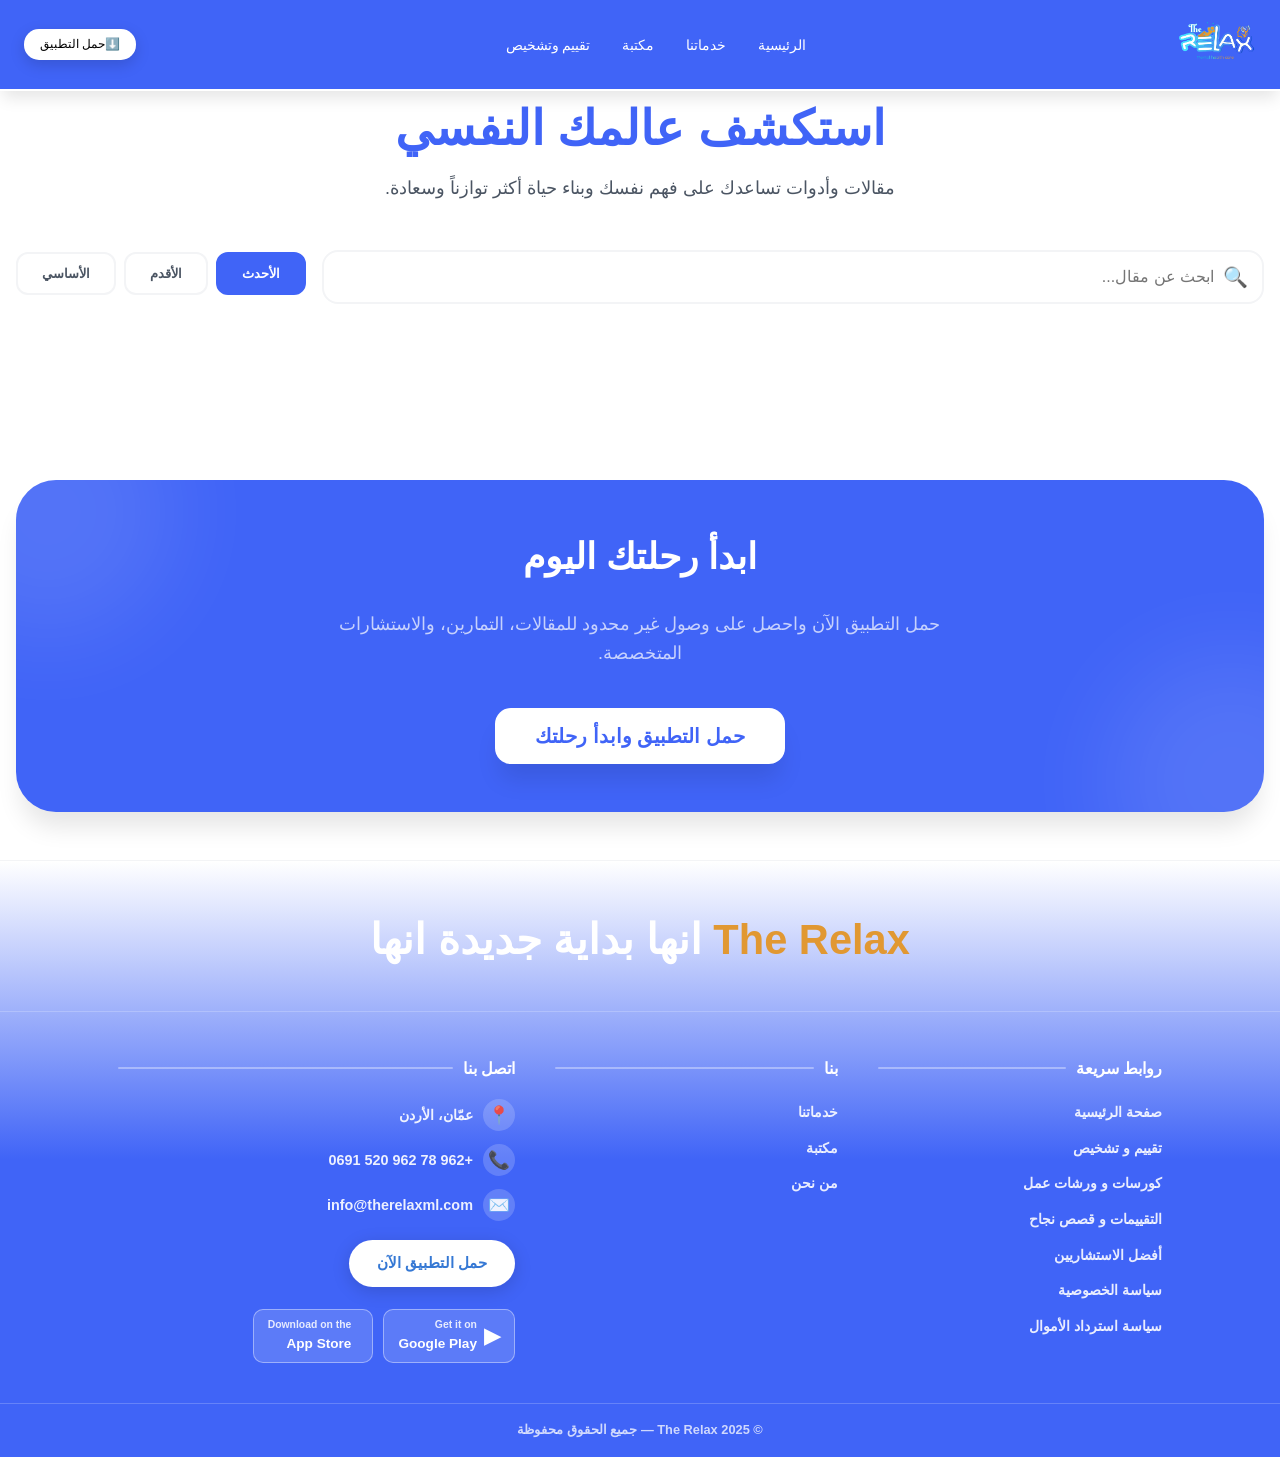
<file: book.html>
<!DOCTYPE html>
<html lang="ar" dir="rtl">
<head>
    <meta charset="UTF-8">
    <meta name="viewport" content="width=device-width, initial-scale=1.0">
    <title>منصة الاسترخاء النفسي - The Relax</title>
    <link rel="icon" type="image/png" href="logo.png">
    <style>
        * {
            margin: 0;
            padding: 0;
            box-sizing: border-box;
        }

        :root {
            --primary: #4064f7;
            --secondary: #e19832;
            --background: #ffffff;
            --foreground: #333333;
            --gray-50: #f9fafb;
            --gray-100: #f3f4f6;
            --gray-200: #e5e7eb;
            --gray-400: #9ca3af;
            --gray-500: #6b7280;
            --gray-600: #4b5563;
            --shadow-sm: 0 1px 2px 0 rgba(0, 0, 0, 0.05);
            --shadow-md: 0 4px 6px -1px rgba(0, 0, 0, 0.1);
            --shadow-lg: 0 10px 15px -3px rgba(0, 0, 0, 0.1);
            --shadow-xl: 0 20px 25px -5px rgba(0, 0, 0, 0.1);
        }

        html {
            scroll-behavior: smooth;
        }

        body {
            font-family: 'Cairo', 'Segoe UI', Tahoma, Geneva, Verdana, sans-serif;
            background-color: var(--background);
            color: var(--foreground);
            line-height: 1.6;
        }

        @import url('https://fonts.googleapis.com/css2?family=Cairo:wght@400;500;600;700;800;900&display=swap');

        /* Header */
        header {
            position: fixed;
            top: 0;
            right: 0;
            width: 100%;
            background-color: var(--primary);
            border-bottom: 2px solid white;
            box-shadow: var(--shadow-lg);
            z-index: 1000;
        }

        nav {
            max-width: 1280px;
            margin: 0 auto;
            padding: 1rem 1.5rem;
            display: flex;
            justify-content: space-between;
            align-items: center;
            flex-wrap: wrap;
        }
        .logo img {
             width: 80px;
             height: auto;
        }


        .nav-links {
            display: none;
            gap: 2rem;
            list-style: none;
            align-items: center;
        }

        @media (min-width: 768px) {
            .nav-links {
                display: flex;
            }
        }

        .nav-links li a {
            color: white;
            text-decoration: none;
            font-size: 0.875rem;
            font-weight: 500;
            position: relative;
            transition: color 0.3s ease;
        }

        .nav-links li a::after {
            content: '';
            position: absolute;
            bottom: -4px;
            right: 0;
            width: 0;
            height: 2px;
            background-color: var(--secondary);
            transition: width 0.3s ease;
        }

        .nav-links li a:hover {
            color: var(--secondary);
        }

        .nav-links li a:hover::after {
            width: 100%;
        }

        .nav-buttons {
            display: flex;
            align-items: center;
            gap: 1rem;
        }

        .download-btn {
            font-family: SST ARABIC;
            padding: 8px 16px;
            border: none;
            border-radius: 15px;
            background: white;
            color: #000;
            font-size: 12px;
            cursor: pointer;
            transition: 0.3s;
            box-shadow: 0 5px 15px rgba(0, 0, 0, 0.15);
        }

                @media (min-width: 640px) {
            .download-btn {
                display: flex;
            }
        }

        .download-btn:hover {
            transform: translateY(-2px);
            color: #e19832;
            opacity: 0.9;
        }

        .menu-toggle {
            display: block;
            background: none;
            border: none;
            color: white;
            font-size: 1.75rem;
            cursor: pointer;
        }

        @media (min-width: 768px) {
            .menu-toggle {
                display: none;
            }
        }

        .mobile-menu {
            display: none;
            background-color: var(--primary);
            border-top: 1px solid rgba(255, 255, 255, 0.2);
            padding: 1rem;
        }

        .mobile-menu.active {
            display: block;
        }

        .mobile-menu ul {
            list-style: none;
            display: flex;
            flex-direction: column;
            gap: 1rem;
        }

        .mobile-menu a {
            color: white;
            text-decoration: none;
            display: block;
            padding: 0.5rem 0;
            border-bottom: 1px solid rgba(255, 255, 255, 0.1);
            transition: color 0.3s ease;
        }

        .mobile-menu a:hover {
            color: var(--secondary);
        }

        .mobile-download-btn {
            width: 100%;
            background-color: var(--secondary);
            color: white;
            padding: 0.75rem;
            border-radius: 0.5rem;
            border: none;
            font-weight: bold;
            cursor: pointer;
            margin-top: 1rem;
            transition: background-color 0.3s ease;
        }

        .mobile-download-btn:hover {
            background-color: #c9862b;
        }

        /* Main Content */
        main {
            margin-top: 100px;
            padding-bottom: 3rem;
            padding-left: 1rem;
            padding-right: 1rem;
        }

        .container {
            max-width: 1280px;
            margin: 0 auto;
        }

        /* Hero Section */
        .hero {
            text-align: center;
            margin-bottom: 3rem;
            margin-top: 2rem;
        }

        .hero h1 {
            font-size: 2rem;
            font-weight: 900;
            color: var(--primary);
            margin-bottom: 1rem;
            line-height: 1.2;
        }

        @media (min-width: 640px) {
            .hero h1 {
                font-size: 2.5rem;
            }
        }

        @media (min-width: 1024px) {
            .hero h1 {
                font-size: 3rem;
            }
        }

        .hero p {
            color: var(--gray-600);
            font-size: 1rem;
            max-width: 42rem;
            margin: 0 auto;
            line-height: 1.6;
        }

        @media (min-width: 640px) {
            .hero p {
                font-size: 1.125rem;
            }
        }

        /* Search & Sort */
        .search-sort {
            display: flex;
            flex-direction: column;
            gap: 1rem;
            margin-bottom: 2rem;
            align-items: center;
        }

        @media (min-width: 768px) {
            .search-sort {
                flex-direction: row;
            }
        }

        .search-container {
            position: relative;
            width: 100%;
            flex: 1;
        }

        .search-icon {
            position: absolute;
            right: 1rem;
            top: 50%;
            transform: translateY(-50%);
            color: var(--gray-400);
            font-size: 1.25rem;
        }

        .search-input {
            width: 100%;
            padding-right: 3rem;
            padding-left: 1rem;
            padding-top: 1rem;
            padding-bottom: 1rem;
            border-radius: 1rem;
            border: 2px solid var(--gray-100);
            font-size: 1rem;
            transition: border-color 0.3s ease;
        }

        .search-input:focus {
            outline: none;
            border-color: var(--primary);
        }

        .sort-buttons {
            display: flex;
            gap: 0.5rem;
            width: 100%;
            overflow-x: auto;
            padding-bottom: 0.5rem;
        }

        @media (min-width: 768px) {
            .sort-buttons {
                width: auto;
            }
        }

        .sort-btn {
            white-space: nowrap;
            padding: 0.75rem 1.5rem;
            border-radius: 0.75rem;
            font-weight: bold;
            border: 2px solid;
            cursor: pointer;
            transition: all 0.3s ease;
            background-color: white;
            color: var(--gray-600);
            border-color: var(--gray-100);
        }

        .sort-btn:hover {
            border-color: var(--gray-200);
        }

        .sort-btn.active {
            background-color: var(--primary);
            color: white;
            border-color: var(--primary);
        }

        /* Categories */
        .categories-section {
            position: relative;
            margin-bottom: 3rem;
        }

        .categories-container {
            display: flex;
            gap: 0.5rem;
            overflow-x: auto;
            padding: 0.5rem;
            scroll-behavior: smooth;
        }

        .categories-container::-webkit-scrollbar {
            display: none;
        }

        .category-btn {
            white-space: nowrap;
            padding: 0.75rem 2rem;
            border-radius: 9999px;
            font-weight: bold;
            border: none;
            cursor: pointer;
            transition: all 0.3s ease;
            background-color: var(--gray-50);
            color: var(--gray-600);
            box-shadow: var(--shadow-sm);
        }

        .category-btn:hover {
            background-color: var(--gray-100);
        }

        .category-btn.active {
            background-color: var(--secondary);
            color: white;
            transform: scale(1.05);
        }

        .scroll-btn {
            position: absolute;
            top: 50%;
            transform: translateY(-50%);
            background-color: rgba(255, 255, 255, 0.8);
            padding: 0.5rem;
            border-radius: 9999px;
            border: none;
            cursor: pointer;
            box-shadow: var(--shadow-lg);
            opacity: 0;
            transition: opacity 0.3s ease;
            display: none;
        }

        @media (min-width: 640px) {
            .scroll-btn {
                display: block;
            }
        }

        .categories-section:hover .scroll-btn {
            opacity: 1;
        }

        .scroll-btn:hover {
            background-color: white;
        }

        .scroll-left {
            left: 0;
        }

        .scroll-right {
            right: 0;
        }

        /* Grid */
        .grid {
            display: grid;
            grid-template-columns: 1fr;
            gap: 2rem;
            margin-bottom: 5rem;
        }

        @media (min-width: 640px) {
            .grid {
                grid-template-columns: repeat(2, 1fr);
            }
        }

        @media (min-width: 1024px) {
            .grid {
                grid-template-columns: repeat(3, 1fr);
            }
        }

        /* Card */
        .card {
            background-color: white;
            border-radius: 1.875rem;
            overflow: hidden;
            border: 1px solid var(--gray-100);
            box-shadow: var(--shadow-xl);
            transition: box-shadow 0.3s ease;
            display: flex;
            flex-direction: column;
        }

        .card:hover {
            box-shadow: var(--shadow-xl);
        }

        .card-image {
            position: relative;
            height: 14rem;
            overflow: hidden;
        }

        .card-image img {
            width: 100%;
            height: 100%;
            object-fit: cover;
            transition: transform 0.5s ease;
        }

        .card:hover .card-image img {
            transform: scale(1.1);
        }

        .card-category {
            position: absolute;
            top: 1rem;
            right: 1rem;
            background-color: rgba(255, 255, 255, 0.9);
            backdrop-filter: blur(10px);
            padding: 0.375rem 1rem;
            border-radius: 9999px;
            font-size: 0.75rem;
            font-weight: bold;
            color: var(--primary);
            box-shadow: var(--shadow-sm);
        }

        .card-content {
            padding: 1.5rem;
            flex: 1;
            display: flex;
            flex-direction: column;
        }

        .card-title {
            font-size: 1.25rem;
            font-weight: bold;
            color: var(--foreground);
            margin-bottom: 0.75rem;
            line-height: 1.25;
            display: -webkit-box;
            -webkit-line-clamp: 2;
            -webkit-box-orient: vertical;
            overflow: hidden;
            transition: color 0.3s ease;
        }

        .card:hover .card-title {
            color: var(--primary);
        }

        .card-excerpt {
            color: var(--gray-600);
            font-size: 0.875rem;
            margin-bottom: 1.5rem;
            line-height: 1.5;
            display: -webkit-box;
            -webkit-line-clamp: 3;
            -webkit-box-orient: vertical;
            overflow: hidden;
        }

        .card-footer {
            margin-top: auto;
            padding-top: 1.5rem;
            border-top: 1px solid var(--gray-50);
            display: flex;
            justify-content: space-between;
            align-items: center;
            color: var(--gray-400);
            font-size: 0.75rem;
        }

        .card-meta {
            display: flex;
            gap: 0.75rem;
        }

        .card-meta span {
            display: flex;
            align-items: center;
            gap: 0.25rem;
        }

        .read-more {
            color: var(--primary);
            font-weight: bold;
            text-decoration: none;
            cursor: pointer;
            transition: text-decoration 0.3s ease;
        }

        .read-more:hover {
            text-decoration: underline;
        }

        /* CTA Section */
        .cta {
            background-color: var(--primary);
            border-radius: 2.5rem;
            padding: 2rem;
            text-align: center;
            color: white;
            position: relative;
            overflow: hidden;
            box-shadow: var(--shadow-xl);
            margin-top: 5rem;
        }

        @media (min-width: 640px) {
            .cta {
                padding: 3rem;
            }
        }

        .cta-content {
            position: relative;
            z-index: 10;
        }

        .cta h2 {
            font-size: 1.875rem;
            font-weight: bold;
            margin-bottom: 1.5rem;
        }

        @media (min-width: 640px) {
            .cta h2 {
                font-size: 2.25rem;
            }
        }

        .cta p {
            color: rgba(255, 255, 255, 0.7);
            margin-bottom: 2.5rem;
            font-size: 1.125rem;
            max-width: 42rem;
            margin-left: auto;
            margin-right: auto;
        }

        .cta-btn {
            background-color: white;
            color: var(--primary);
            padding: 1rem 2.5rem;
            border-radius: 1rem;
            border: none;
            font-weight: 900;
            font-size: 1.25rem;
            cursor: pointer;
            box-shadow: var(--shadow-xl);
            transition: all 0.3s ease;
        }

        .cta-btn:hover {
            background-color: var(--gray-50);
            transform: translateY(-4px);
        }

        .cta-bg {
            position: absolute;
            top: 0;
            left: 0;
            width: 100%;
            height: 100%;
            opacity: 0.1;
            pointer-events: none;
        }

        .cta-circle {
            position: absolute;
            border-radius: 50%;
            background-color: white;
            filter: blur(3rem);
        }

        .cta-circle-1 {
            width: 16rem;
            height: 16rem;
            top: -6rem;
            left: -6rem;
        }

        .cta-circle-2 {
            width: 16rem;
            height: 16rem;
            bottom: -6rem;
            right: -6rem;
        }

        /* Footer */
        footer {
            background-color: var(--gray-50);
            border-top: 1px solid var(--gray-100);
            padding: 3rem 1.5rem;
        }

        .footer-content {
            max-width: 1280px;
            margin: 0 auto;
            display: flex;
            flex-direction: column;
            gap: 2rem;
            text-align: center;
        }

        @media (min-width: 768px) {
            .footer-content {
                flex-direction: row;
                justify-content: space-between;
                align-items: center;
                text-align: right;
            }
        }

        .footer-logo {
            font-size: 1.5rem;
            font-weight: 900;
            color: var(--primary);
        }

        .footer-text {
            color: var(--gray-500);
            font-size: 0.875rem;
        }

        .footer-links {
            display: flex;
            gap: 1.5rem;
        }

        .footer-links a {
            color: var(--gray-400);
            text-decoration: none;
            transition: color 0.3s ease;
        }

        .footer-links a:hover {
            color: var(--primary);
        }

        /* Utilities */
        .no-scrollbar::-webkit-scrollbar {
            display: none;
        }

        .no-scrollbar {
            -ms-overflow-style: none;
            scrollbar-width: none;
        }
         .rl-footer {
    font-family: 'Cairo', sans-serif;
    direction: rtl;
    background: linear-gradient(180deg, #ffffff , #4064f7 50%);
    color: #fff;
    padding: 0;
    overflow: hidden;
  }
 
  /* ── Hero strip ── */
  .rl-footer-hero {
    text-align: center;
    padding: 52px 20px 44px;
    border-bottom: 1px solid rgba(255,255,255,0.2);
  }
 
  .rl-footer-hero h2 {
    font-size: clamp(1.6rem, 5vw, 2.6rem);
    font-weight: 900;
    color: #fff;
    line-height: 1.3;
  }
 
  .rl-footer-hero h2 span {
    color: #e19832;
  }
 
  /* ── Main footer columns ── */
  .rl-footer-main {
    display: grid;
    grid-template-columns: 1fr 1fr 1.4fr;
    gap: 40px;
    max-width: 1100px;
    margin: 0 auto;
    padding: 44px 28px 40px;
  }
 
  .rl-footer-col-title {
    font-size: 1rem;
    font-weight: 800;
    color: #fff;
    margin-bottom: 18px;
    display: flex;
    align-items: center;
    gap: 10px;
  }
 
  .rl-footer-col-title::after {
    content: '';
    flex: 1;
    height: 2px;
    background: rgba(255,255,255,0.35);
    border-radius: 2px;
  }
 
  /* Quick links */
  .rl-footer-links {
    list-style: none;
    display: flex;
    flex-direction: column;
    gap: 10px;
  }
 
  .rl-footer-links li a {
    color: rgba(255,255,255,0.88);
    text-decoration: none;
    font-size: .9rem;
    font-weight: 600;
    transition: color 0.2s, padding-right 0.2s;
    display: inline-block;
  }
 
  .rl-footer-links li a:hover {
    color: #e19832;
    padding-right: 5px;
  }
 
  /* Services links (middle col) */
  .rl-footer-services {
    list-style: none;
    display: flex;
    flex-direction: column;
    gap: 10px;
  }
 
  .rl-footer-services li a {
    color: rgba(255,255,255,0.88);
    text-decoration: none;
    font-size: .9rem;
    font-weight: 600;
    transition: color 0.2s, padding-right 0.2s;
    display: inline-block;
  }
 
  .rl-footer-services li a:hover {
    color: #e19832;
    padding-right: 5px;
  }
 
  /* Contact col */
  .rl-footer-contact {
    display: flex;
    flex-direction: column;
    gap: 13px;
  }
 
  .rl-footer-contact-item {
    display: flex;
    align-items: center;
    gap: 10px;
    font-size: .9rem;
    font-weight: 600;
    color: rgba(255,255,255,0.9);
    text-decoration: none;
    transition: color 0.2s;
  }
 
  .rl-footer-contact-item:hover { color: #e19832; }
 
  .rl-contact-icon {
    font-size: 1.1rem;
    flex-shrink: 0;
    width: 32px;
    height: 32px;
    background: rgba(255,255,255,0.18);
    border-radius: 50%;
    display: flex;
    align-items: center;
    justify-content: center;
  }
 
  /* CTA button */
  .rl-footer-cta {
    margin-top: 6px;
  }
 
  .rl-footer-btn {
    display: inline-block;
    background: #fff;
    color: #3578d4;
    font-family: 'Cairo', sans-serif;
    font-weight: 800;
    font-size: .95rem;
    padding: 11px 28px;
    border-radius: 30px;
    text-decoration: none;
    box-shadow: 0 4px 18px rgba(0,0,0,0.15);
    transition: transform 0.25s ease, box-shadow 0.25s ease;
    margin-bottom: 18px;
    display: inline-block;
  }
 
  .rl-footer-btn:hover {
    transform: translateY(-3px);
    box-shadow: 0 8px 28px rgba(0,0,0,0.2);
  }
 
  /* Store badges */
  .rl-store-badges {
    display: flex;
    gap: 10px;
    flex-wrap: wrap;
    margin-top: 4px;
  }
 
  .rl-store-badge {
    display: flex;
    align-items: center;
    gap: 7px;
    background: rgba(255,255,255,0.15);
    border: 1.5px solid rgba(255,255,255,0.4);
    border-radius: 10px;
    padding: 7px 14px;
    text-decoration: none;
    color: #fff;
    font-size: .78rem;
    font-weight: 700;
    transition: background 0.25s, transform 0.25s;
  }
 
  .rl-store-badge:hover {
    background: rgba(255,255,255,0.28);
    transform: translateY(-2px);
  }
 
  .rl-store-badge-icon { font-size: 1.3rem; }
  .rl-store-badge-text small { display: block; font-size: .65rem; font-weight: 600; opacity: .85; }
  .rl-store-badge-text b { font-size: .85rem; }
 
  /* Logo col */
  .rl-footer-logo-col {
    display: flex;
    align-items: flex-start;
    justify-content: flex-start;
  }
 
  .rl-footer-logo-box {
    background: rgba(255,255,255,0.18);
    border-radius: 16px;
    padding: 14px 20px;
    display: inline-flex;
    align-items: center;
    gap: 10px;
  }
 
  .rl-footer-logo-icon { font-size: 2rem; }
  .rl-footer-logo-name {
    font-size: 1.2rem; font-weight: 900; color: #fff; line-height: 1.1;
  }
  .rl-footer-logo-sub {
    font-size: .68rem; font-weight: 600; opacity: .8; display: block;
  }
 
  /* ── Bottom bar ── */
  .rl-footer-bottom {
    border-top: 1px solid rgba(255,255,255,0.2);
    text-align: center;
    padding: 16px 20px;
    font-size: .8rem;
    font-weight: 600;
    color: rgba(255,255,255,0.75);
  }
 
  /* ── Responsive ── */
  @media (max-width: 768px) {
    .rl-footer-main {
      grid-template-columns: 1fr 1fr;
      gap: 28px;
    }
    .rl-footer-logo-col {
      grid-column: 1 / -1;
      justify-content: center;
    }
  }
 
  @media (max-width: 480px) {
    .rl-footer-main {
      grid-template-columns: 1fr;
      padding: 32px 20px 28px;
    }
  }
    </style>
</head>
<body>
    <!-- Header -->
    <header>
        <nav>
            <div class="logo">
              <img src="logo.png" alt="The Relax Logo">
            </div>

            <ul class="nav-links">
                <li><a href="index.html">الرئيسية</a></li>
                <li><a href="#services">خدماتنا</a></li>
                <li><a href="book.html">مكتبة</a></li>
                <li><a href="#assessment">تقييم وتشخيص</a></li>
            </ul>

            <div class="nav-buttons">
                <button class="download-btn" onclick="downloadApp()">
                    <span>⬇️</span>
                    <span>حمل التطبيق</span>
                </button>
                <button class="menu-toggle" onclick="toggleMobileMenu()">☰</button>
            </div>
        </nav>

        <!-- Mobile Menu -->
        <div class="mobile-menu" id="mobileMenu">
            <ul>
        <li><a href="index.html">الرئيسية</a></li>
        <li><a href="book.html">المكتبة</a></li>
        <li><a href="index.html#services" onclick="closeMobileMenu()">خدماتنا</a></li>
        <li><a href="serves.html">برامجنا</a></li>
        <li><a href="about.html">من نحن</a></li>
        <li><a href="#pricing">الأسعار</a></li>
            </ul>
            <button class="mobile-download-btn" onclick="downloadApp()">تحميل التطبيق</button>
        </div>
    </header>

    <!-- Main Content -->
    <main>
        <div class="container">
            <!-- Hero Section -->
            <section class="hero">
                <h1>استكشف عالمك النفسي</h1>
                <p>مقالات وأدوات تساعدك على فهم نفسك وبناء حياة أكثر توازناً وسعادة.</p>
            </section>

            <!-- Search & Sort -->
            <div class="search-sort">
                <div class="search-container">
                    <span class="search-icon">🔍</span>
                    <input 
                        type="text" 
                        class="search-input" 
                        id="searchInput" 
                        placeholder="ابحث عن مقال..."
                        onkeyup="filterPosts()"
                    >
                </div>
                <div class="sort-buttons">
                    <button class="sort-btn active" onclick="setSortBy('newest')">الأحدث</button>
                    <button class="sort-btn" onclick="setSortBy('oldest')">الأقدم</button>
                    <button class="sort-btn" onclick="setSortBy('original')">الأساسي</button>
                </div>
            </div>

            <!-- Categories -->
            <section class="categories-section">
                <button class="scroll-btn scroll-left" onclick="scrollCategories('left')">←</button>
                <div class="categories-container no-scrollbar" id="categoriesContainer">
                    <!-- Categories will be inserted here -->
                </div>
                <button class="scroll-btn scroll-right" onclick="scrollCategories('right')">→</button>
            </section>

            <!-- Grid -->
            <div class="grid" id="postsGrid">
                <!-- Posts will be inserted here -->
            </div>

            <!-- CTA Section -->
            <section class="cta">
                <div class="cta-content">
                    <h2>ابدأ رحلتك اليوم</h2>
                    <p>حمل التطبيق الآن واحصل على وصول غير محدود للمقالات، التمارين، والاستشارات المتخصصة.</p>
                    <button class="cta-btn" onclick="downloadApp()">حمل التطبيق وابدأ رحلتك</button>
                </div>
                <div class="cta-bg">
                    <div class="cta-circle cta-circle-1"></div>
                    <div class="cta-circle cta-circle-2"></div>
                </div>
            </section>
        </div>
    </main>

    <!-- Footer -->
<footer class="rl-footer">
 
  <!-- Hero strip -->
  <div class="rl-footer-hero">
    <h2><span>The Relax</span> انها بداية جديدة انها</h2>
  </div>
 
  <!-- Main columns -->
  <div class="rl-footer-main">
 
    <!-- Col 1: Quick links -->
    <div>
      <div class="rl-footer-col-title">روابط سريعة</div>
      <ul class="rl-footer-links">
        <li><a href="#">صفحة الرئيسية</a></li>
        <li><a href="#">تقييم و تشخيص</a></li>
        <li><a href="#">كورسات و ورشات عمل</a></li>
        <li><a href="#">التقييمات و قصص نجاح</a></li>
        <li><a href="#">أفضل الاستشاريين</a></li>
        <li><a href="#">سياسة الخصوصية</a></li>
        <li><a href="#">سياسة استرداد الأموال</a></li>
      </ul>
    </div>
 
    <!-- Col 2: Services -->
    <div>
      <div class="rl-footer-col-title">بنا</div>
      <ul class="rl-footer-services">
        <li><a href="#">خدماتنا</a></li>
        <li><a href="#">مكتبة</a></li>
        <li><a href="#">من نحن</a></li>
      </ul>
    </div>
 
    <!-- Col 3: Contact + CTA -->
    <div>
      <div class="rl-footer-col-title">اتصل بنا</div>
      <div class="rl-footer-contact">
 
        <a class="rl-footer-contact-item" href="#">
          <span class="rl-contact-icon">📍</span>
          عمّان، الأردن
        </a>
 
        <a class="rl-footer-contact-item" href="tel:+96278069152">
          <span class="rl-contact-icon">📞</span>
          +962 78 962 520 0691
        </a>
 
        <a class="rl-footer-contact-item" href="mailto:info@therelaxml.com">
          <span class="rl-contact-icon">✉️</span>
          info@therelaxml.com
        </a>
 
        <!-- CTA -->
        <div class="rl-footer-cta">
          <a class="rl-footer-btn" href="YOUR_APP_LINK">حمل التطبيق الآن</a>
          <div class="rl-store-badges">
            <a class="rl-store-badge"
               href="https://play.google.com/store/apps/details?id=co.therelax.patient&pcampaignid=web_share"
               target="_blank" rel="noopener">
              <span class="rl-store-badge-icon">▶</span>
              <span class="rl-store-badge-text">
                <small>Get it on</small>
                <b>Google Play</b>
              </span>
            </a>
            <a class="rl-store-badge"
               href="https://apps.apple.com/qa/app/therelax/id6739005130?l=ar"
               target="_blank" rel="noopener">
              <span class="rl-store-badge-icon"></span>
              <span class="rl-store-badge-text">
                <small>Download on the</small>
                <b>App Store</b>
              </span>
            </a>
          </div>
        </div>
 
      </div>
    </div>
 
  </div>
 
  <!-- Bottom bar -->
  <div class="rl-footer-bottom">
    © 2025 The Relax — جميع الحقوق محفوظة
  </div>
 
</footer>

<script>
const STRAPI_URL = "https://the-relax-cms.onrender.com";

let allPosts = [];
let categories = ["الكل"];

let activeCategory = "الكل";
let sortBy = "newest";

// ==========================
// GET IMAGE
// ==========================
function getImg(item) {
    if (!item) return "https://via.placeholder.com/600x400";

    let url = "";

    if (item.url) url = item.url;
    else if (item.data?.attributes?.url) url = item.data.attributes.url;
    else if (item.data?.url) url = item.data.url;
    else if (item.attributes?.url) url = item.attributes.url;

    if (!url) return "https://via.placeholder.com/600x400";

    return url.startsWith("http") ? url : STRAPI_URL + url;
}

// ==========================
// LOAD ARTICLES
// ==========================
async function loadArticles() {
    try {
        const res = await fetch(
            `${STRAPI_URL}/api/articles?populate=*&pagination[pageSize]=100&sort=publish_date:desc`
        );

        const json = await res.json();
        const data = json.data || [];

        allPosts = data.map(item => {
            const article = item.attributes || item;

            return {
                id: item.id,
                title: article.title || "",
                excerpt: article.short_description || "",
                category: article.category || "مقالات",
                readTime: article.reading_time || 5,
                views: article.views || 0,
                date: article.publish_date || "",
                featured: article.featured || false,
                slug: article.slug || "",
                image: getImg(article.cover_image)
            };
        });

        // categories
        const dynamicCategories = [...new Set(allPosts.map(p => p.category))];
        categories = ["الكل", ...dynamicCategories];

        renderCategories();
        filterPosts();

    } catch (err) {
        console.error(err);
    }
}

// ==========================
// RENDER CATEGORIES
// ==========================
function renderCategories() {
    const container = document.getElementById("categoriesContainer");

    container.innerHTML = categories.map(cat => `
        <button
            class="category-btn ${cat === activeCategory ? "active" : ""}"
            onclick="setCategory('${cat}')"
        >
            ${cat}
        </button>
    `).join("");
}

// ==========================
// SET CATEGORY
// ==========================
function setCategory(category) {
    activeCategory = category;
    renderCategories();
    filterPosts();
}

// ==========================
// SORT
// ==========================
function setSortBy(sort) {
    sortBy = sort;

    document.querySelectorAll(".sort-btn")
        .forEach(btn => btn.classList.remove("active"));

    event.target.classList.add("active");

    filterPosts();
}

// ==========================
// FILTER + SORT
// ==========================
function filterPosts() {
    const search = document.getElementById("searchInput").value.toLowerCase();

    let filtered = allPosts.filter(post => {
        return (
            (activeCategory === "الكل" || post.category === activeCategory) &&
            (post.title.toLowerCase().includes(search) ||
             post.excerpt.toLowerCase().includes(search))
        );
    });

    if (sortBy === "newest") {
        filtered.sort((a, b) => new Date(b.date) - new Date(a.date));
    } else if (sortBy === "oldest") {
        filtered.sort((a, b) => new Date(a.date) - new Date(b.date));
    } else if (sortBy === "original") {
        filtered.sort((a, b) => b.featured - a.featured);
    }

    renderPosts(filtered);
}

// ==========================
// RENDER POSTS
// ==========================
function renderPosts(posts) {
    const grid = document.getElementById("postsGrid");

    if (!posts.length) {
        grid.innerHTML = "<p style='text-align:center'>لا يوجد مقالات</p>";
        return;
    }

    grid.innerHTML = posts.map(post => `
        <article class="card">
            <div class="card-image">
                <img src="${post.image}" alt="${post.title}">
                <span class="card-category">${post.category}</span>
            </div>

            <div class="card-content">
                <h3 class="card-title">${post.title}</h3>
                <p class="card-excerpt">${post.excerpt}</p>

                <div class="card-footer">
                    <div class="card-meta">
                        <span>⏱️ ${post.readTime}</span>
                        <span>👁️ ${post.views}</span>
                    </div>

                    <a class="read-more" href="article.html?slug=${post.slug}">
                        اقرأ المزيد
                    </a>
                </div>
            </div>
        </article>
    `).join("");
}

// ==========================
// SEARCH INIT
// ==========================
document.addEventListener("DOMContentLoaded", loadArticles);
</script>

</body>
</html>
</file>
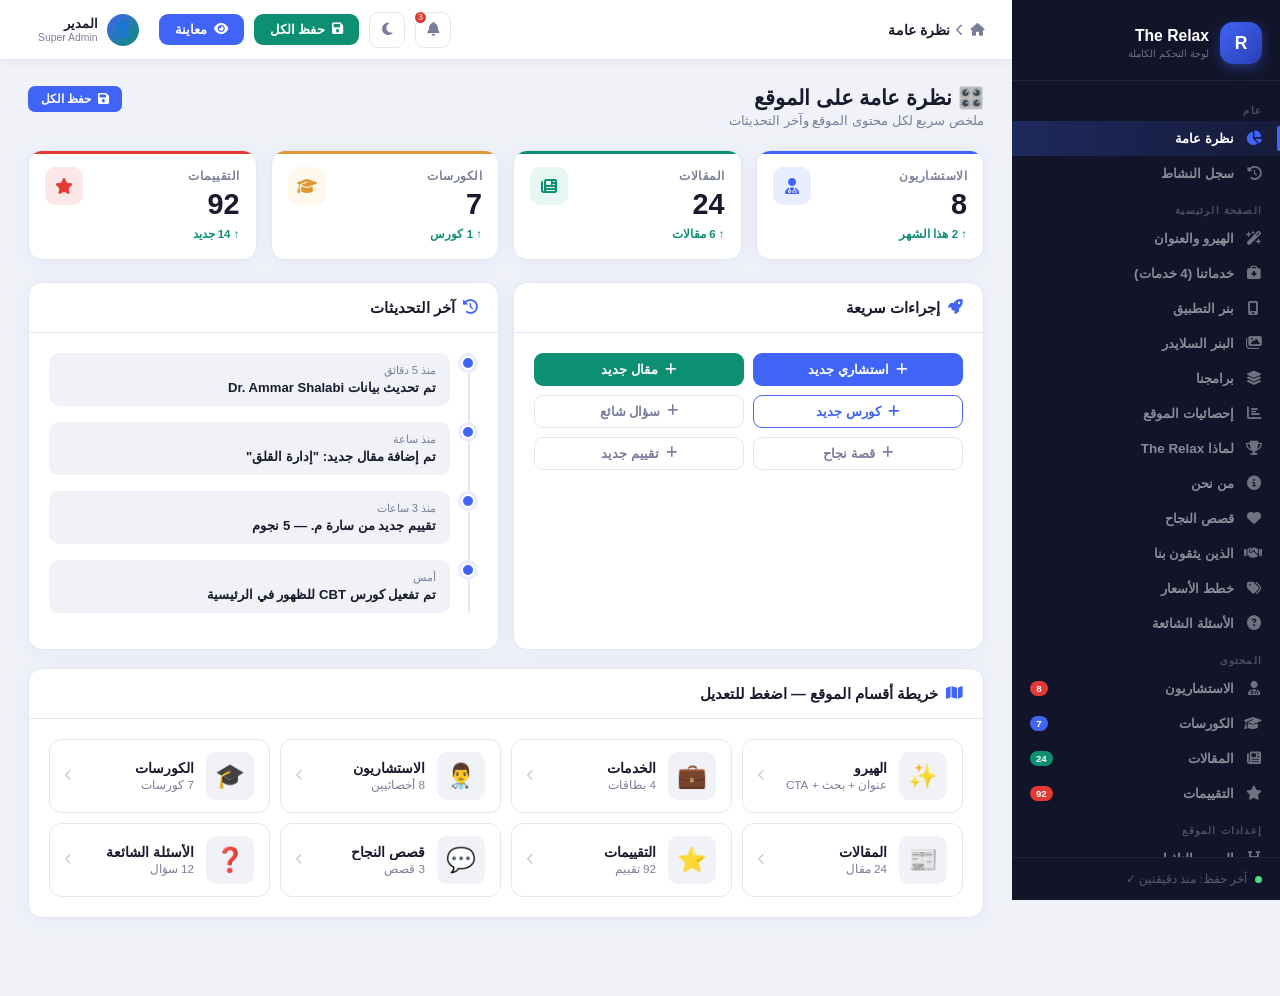
<file: Dashboar.html>
<!DOCTYPE html>
<html lang="ar" dir="rtl">
<head>
<meta charset="UTF-8"/>
<meta name="viewport" content="width=device-width, initial-scale=1.0"/>
<title>لوحة التحكم الكاملة — The Relax</title>
<link rel="stylesheet" href="https://cdnjs.cloudflare.com/ajax/libs/font-awesome/6.5.0/css/all.min.css">
<style>
:root{
  --primary:#4064f7;--primary-d:#2a3fb5;--primary-l:#e8eeff;
  --accent:#0c8f73;--accent-l:#e6f7f3;
  --secondary:#e19832;--secondary-l:#fef9ec;
  --danger:#e53935;--danger-l:#fce8e8;
  --warning:#f59e0b;--purple:#7c3aed;--purple-l:#f3eeff;
  --bg:#f0f2f8;--sidebar-bg:#12152a;--sidebar-w:268px;
  --card:#fff;--border:#e4e7f0;--text:#1a1a2e;--muted:#7a7e9a;
  --radius:14px;--shadow:0 2px 18px rgba(64,100,247,.07);
  --tr:.22s ease;
}
*,*::before,*::after{box-sizing:border-box;margin:0;padding:0;}
html{scroll-behavior:smooth;}
body{font-family:'Cairo','Tajawal',sans-serif;background:var(--bg);color:var(--text);display:flex;min-height:100vh;font-size:14px;}
button,input,select,textarea{font-family:inherit;font-size:inherit;}
a{text-decoration:none;color:inherit;}
img{max-width:100%;}
::-webkit-scrollbar{width:5px;height:5px;}
::-webkit-scrollbar-thumb{background:#ccc;border-radius:10px;}

/* ===== SIDEBAR ===== */
.sidebar{width:var(--sidebar-w);background:var(--sidebar-bg);position:fixed;top:0;right:0;height:100vh;display:flex;flex-direction:column;z-index:200;transition:transform var(--tr);overflow:hidden;}
.sb-logo{padding:22px 18px 16px;border-bottom:1px solid rgba(255,255,255,.07);display:flex;align-items:center;gap:11px;flex-shrink:0;}
.sb-logo-mark{width:42px;height:42px;border-radius:13px;background:linear-gradient(135deg,var(--primary),#2a3fb5);display:flex;align-items:center;justify-content:center;font-size:1.1rem;color:white;font-weight:900;flex-shrink:0;box-shadow:0 4px 12px rgba(64,100,247,.4);}
.sb-logo-text{color:white;font-size:.98rem;font-weight:800;line-height:1.2;}
.sb-logo-sub{color:rgba(255,255,255,.38);font-size:.65rem;margin-top:1px;}
.sb-nav{flex:1;overflow-y:auto;padding:10px 0 20px;}
.sb-nav::-webkit-scrollbar{width:3px;}
.sb-grp{padding:14px 18px 5px;font-size:.63rem;font-weight:800;color:rgba(255,255,255,.25);text-transform:uppercase;letter-spacing:1.2px;}
.sb-item{display:flex;align-items:center;gap:11px;padding:10px 18px;cursor:pointer;color:rgba(255,255,255,.5);font-size:.84rem;font-weight:600;position:relative;transition:all var(--tr);border-radius:0;}
.sb-item:hover{background:rgba(255,255,255,.06);color:rgba(255,255,255,.9);}
.sb-item.active{background:linear-gradient(90deg,rgba(64,100,247,.25),rgba(64,100,247,.08));color:white;}
.sb-item.active::before{content:'';position:absolute;right:0;top:5px;bottom:5px;width:3px;background:var(--primary);border-radius:2px 0 0 2px;}
.sb-item i{width:17px;text-align:center;font-size:.88rem;opacity:.8;}
.sb-item.active i{opacity:1;color:var(--primary);}
.sb-badge{margin-right:auto;background:var(--danger);color:white;font-size:.6rem;font-weight:700;padding:2px 6px;border-radius:9px;min-width:18px;text-align:center;}
.sb-badge.blue{background:var(--primary);}
.sb-badge.green{background:var(--accent);}
.sb-footer{padding:14px 18px;border-top:1px solid rgba(255,255,255,.06);color:rgba(255,255,255,.3);font-size:.72rem;flex-shrink:0;}
.sb-save-dot{display:inline-block;width:7px;height:7px;border-radius:50%;background:#4ade80;margin-left:5px;animation:pulse 2s infinite;}
@keyframes pulse{0%,100%{opacity:1;}50%{opacity:.4;}}

/* ===== TOPBAR ===== */
.topbar{background:white;padding:0 28px;height:60px;display:flex;align-items:center;gap:14px;border-bottom:1px solid var(--border);position:sticky;top:0;z-index:100;box-shadow:0 1px 12px rgba(0,0,0,.05);}
.tb-hamburger{display:none;width:36px;height:36px;border-radius:9px;border:1px solid var(--border);background:white;cursor:pointer;align-items:center;justify-content:center;color:var(--muted);font-size:.9rem;}
.tb-breadcrumb{flex:1;display:flex;align-items:center;gap:6px;}
.tb-breadcrumb .bc-home{color:var(--muted);font-size:.8rem;}
.tb-breadcrumb .bc-sep{color:var(--muted);font-size:.75rem;}
.tb-breadcrumb .bc-current{font-size:.88rem;font-weight:800;color:var(--text);}
.tb-right{display:flex;align-items:center;gap:10px;}
.tb-ico{width:36px;height:36px;border-radius:9px;border:1px solid var(--border);background:white;cursor:pointer;display:flex;align-items:center;justify-content:center;color:var(--muted);font-size:.88rem;transition:all var(--tr);position:relative;}
.tb-ico:hover{background:var(--bg);color:var(--primary);border-color:var(--primary);}
.tb-ico .notif-dot{position:absolute;top:-3px;left:-3px;width:15px;height:15px;border-radius:50%;background:var(--danger);color:white;font-size:.55rem;display:flex;align-items:center;justify-content:center;border:2px solid white;}
.tb-preview{background:var(--primary);color:white;padding:8px 16px;border-radius:9px;font-size:.8rem;font-weight:700;border:none;cursor:pointer;display:flex;align-items:center;gap:7px;transition:all var(--tr);}
.tb-preview:hover{background:var(--primary-d);transform:translateY(-1px);}
.tb-save-all{background:var(--accent);color:white;padding:8px 16px;border-radius:9px;font-size:.8rem;font-weight:700;border:none;cursor:pointer;display:flex;align-items:center;gap:7px;transition:all var(--tr);}
.tb-save-all:hover{opacity:.88;transform:translateY(-1px);}
.tb-user{display:flex;align-items:center;gap:9px;cursor:pointer;padding:5px 10px;border-radius:9px;transition:background var(--tr);}
.tb-user:hover{background:var(--bg);}
.tb-avatar{width:32px;height:32px;border-radius:50%;background:linear-gradient(135deg,var(--primary),var(--accent));display:flex;align-items:center;justify-content:center;font-size:.9rem;color:white;font-weight:700;}
.tb-uname{font-size:.82rem;font-weight:800;line-height:1.2;}
.tb-role{font-size:.65rem;color:var(--muted);}

/* ===== MAIN ===== */
.main{margin-right:var(--sidebar-w);flex:1;display:flex;flex-direction:column;min-height:100vh;}
.page{display:none;padding:26px 28px 60px;animation:fadeUp .25s ease;}
.page.active{display:block;}
@keyframes fadeUp{from{opacity:0;transform:translateY(10px);}to{opacity:1;transform:translateY(0);}}

/* ===== COMPONENTS ===== */
.page-hdr{margin-bottom:22px;display:flex;align-items:flex-start;justify-content:space-between;flex-wrap:wrap;gap:12px;}
.page-hdr-left h1{font-size:1.3rem;font-weight:900;color:var(--text);margin-bottom:3px;}
.page-hdr-left p{color:var(--muted);font-size:.83rem;}
.page-hdr-right{display:flex;gap:9px;flex-wrap:wrap;}

/* STATS */
.stats-row{display:grid;grid-template-columns:repeat(4,1fr);gap:14px;margin-bottom:22px;}
.s-card{background:white;border-radius:var(--radius);padding:18px 16px;border:1px solid var(--border);box-shadow:var(--shadow);display:flex;flex-direction:column;gap:2px;position:relative;overflow:hidden;}
.s-card::after{content:'';position:absolute;top:0;right:0;left:0;height:3px;border-radius:var(--radius) var(--radius) 0 0;}
.s-card.blue::after{background:var(--primary);}
.s-card.green::after{background:var(--accent);}
.s-card.orange::after{background:var(--secondary);}
.s-card.red::after{background:var(--danger);}
.s-card.purple::after{background:var(--purple);}
.s-lbl{font-size:.72rem;color:var(--muted);font-weight:700;text-transform:uppercase;letter-spacing:.5px;}
.s-val{font-size:1.8rem;font-weight:900;color:var(--text);line-height:1.1;margin:4px 0;}
.s-sub{font-size:.72rem;color:var(--muted);}
.s-change{font-size:.72rem;font-weight:700;}
.s-change.up{color:var(--accent);}
.s-change.down{color:var(--danger);}
.s-icon{position:absolute;top:16px;left:16px;width:38px;height:38px;border-radius:10px;display:flex;align-items:center;justify-content:center;font-size:1rem;}
.s-icon.blue{background:var(--primary-l);color:var(--primary);}
.s-icon.green{background:var(--accent-l);color:var(--accent);}
.s-icon.orange{background:var(--secondary-l);color:var(--secondary);}
.s-icon.red{background:var(--danger-l);color:var(--danger);}
.s-icon.purple{background:var(--purple-l);color:var(--purple);}

/* CARD */
.card{background:white;border-radius:var(--radius);border:1px solid var(--border);box-shadow:var(--shadow);margin-bottom:18px;overflow:hidden;}
.card-head{padding:16px 20px;border-bottom:1px solid var(--border);display:flex;align-items:center;justify-content:space-between;flex-wrap:wrap;gap:10px;}
.card-head h3{font-size:.92rem;font-weight:800;display:flex;align-items:center;gap:8px;}
.card-head h3 i{color:var(--primary);}
.card-body{padding:20px;}
.card-body.np{padding:0;}
.card-foot{padding:14px 20px;border-top:1px solid var(--border);background:#fafbff;display:flex;align-items:center;justify-content:space-between;flex-wrap:wrap;gap:10px;}

/* GRID */
.fg{display:grid;gap:14px;}
.fg-2{grid-template-columns:1fr 1fr;}
.fg-3{grid-template-columns:1fr 1fr 1fr;}
.fg-4{grid-template-columns:1fr 1fr 1fr 1fr;}
.fg-1{grid-template-columns:1fr;}
.col-2{grid-column:span 2;}
.col-3{grid-column:span 3;}

/* FIELD */
.f{display:flex;flex-direction:column;gap:5px;}
.f label{font-size:.74rem;font-weight:800;color:var(--text);display:flex;align-items:center;gap:5px;}
.f label .req{color:var(--danger);}
.f input,.f select,.f textarea{padding:9px 12px;border:1.5px solid var(--border);border-radius:9px;font-size:.85rem;color:var(--text);background:white;outline:none;transition:border-color var(--tr),box-shadow var(--tr);}
.f input:focus,.f select:focus,.f textarea:focus{border-color:var(--primary);box-shadow:0 0 0 3px rgba(64,100,247,.08);}
.f textarea{resize:vertical;min-height:80px;line-height:1.7;}
.f .hint{font-size:.7rem;color:var(--muted);}
.f input[type="color"]{height:38px;padding:3px 6px;cursor:pointer;}
.f input[type="file"]{padding:7px;cursor:pointer;}
.f input[type="range"]{padding:0;height:5px;cursor:pointer;accent-color:var(--primary);}
.char-count{font-size:.68rem;color:var(--muted);text-align:left;margin-top:2px;}

/* TOGGLE */
.tgl-wrap{display:flex;align-items:center;gap:10px;padding:3px 0;}
.tgl{width:42px;height:22px;border-radius:11px;background:#ddd;position:relative;cursor:pointer;border:none;flex-shrink:0;transition:background .2s;}
.tgl.on{background:var(--primary);}
.tgl::after{content:'';position:absolute;width:16px;height:16px;border-radius:50%;background:white;top:3px;right:3px;transition:transform .2s;box-shadow:0 1px 4px rgba(0,0,0,.2);}
.tgl.on::after{transform:translateX(-20px);}
.tgl-lbl{font-size:.82rem;font-weight:600;}
.tgl-lbl .on-txt{color:var(--accent);display:none;}
.tgl-lbl .off-txt{color:var(--muted);}
.tgl.on ~ .tgl-lbl .on-txt{display:inline;}
.tgl.on ~ .tgl-lbl .off-txt{display:none;}

/* BUTTONS */
.btn{display:inline-flex;align-items:center;gap:7px;border:none;cursor:pointer;font-weight:700;border-radius:9px;transition:all var(--tr);font-family:inherit;}
.btn-p{background:var(--primary);color:white;padding:9px 18px;font-size:.83rem;}
.btn-p:hover{background:var(--primary-d);transform:translateY(-1px);}
.btn-g{background:var(--accent);color:white;padding:9px 18px;font-size:.83rem;}
.btn-g:hover{opacity:.88;transform:translateY(-1px);}
.btn-o{background:white;color:var(--primary);padding:8px 16px;font-size:.83rem;border:1.5px solid var(--primary);}
.btn-o:hover{background:var(--primary);color:white;}
.btn-d{background:var(--danger-l);color:var(--danger);padding:8px 16px;font-size:.83rem;border:1.5px solid rgba(229,57,53,.2);}
.btn-d:hover{background:var(--danger);color:white;}
.btn-ghost{background:transparent;color:var(--muted);padding:8px 14px;font-size:.8rem;border:1px solid var(--border);}
.btn-ghost:hover{border-color:var(--primary);color:var(--primary);}
.btn-sm{padding:6px 13px;font-size:.76rem;border-radius:7px;}
.btn-xs{padding:5px 10px;font-size:.72rem;border-radius:6px;}
.act-row{display:flex;gap:9px;flex-wrap:wrap;margin-top:18px;padding-top:16px;border-top:1px solid var(--border);}

/* TABLE */
.tbl-wrap{overflow-x:auto;}
table{width:100%;border-collapse:collapse;}
th{background:#f7f8fc;padding:10px 14px;font-size:.72rem;font-weight:800;color:var(--muted);text-align:right;border-bottom:1px solid var(--border);white-space:nowrap;}
td{padding:11px 14px;font-size:.82rem;border-bottom:1px solid #f4f5f9;vertical-align:middle;}
tr:hover td{background:#fafbff;}
tr:last-child td{border-bottom:none;}
.td-name{font-weight:700;}
.td-m{color:var(--muted);font-size:.75rem;}

/* BADGE */
.b{display:inline-flex;align-items:center;gap:3px;padding:3px 9px;border-radius:50px;font-size:.7rem;font-weight:700;white-space:nowrap;}
.b-blue{background:var(--primary-l);color:var(--primary);}
.b-green{background:var(--accent-l);color:var(--accent);}
.b-orange{background:var(--secondary-l);color:#b8741a;}
.b-red{background:var(--danger-l);color:var(--danger);}
.b-purple{background:var(--purple-l);color:var(--purple);}
.b-gray{background:#f0f0f0;color:#666;}

/* DRAG ITEMS */
.drag-list{display:flex;flex-direction:column;gap:9px;}
.drag-item{background:white;border:1.5px solid var(--border);border-radius:12px;padding:12px 15px;display:flex;align-items:center;gap:12px;transition:all var(--tr);}
.drag-item:hover{border-color:rgba(64,100,247,.3);box-shadow:0 3px 14px rgba(64,100,247,.08);}
.drag-item.featured{border-color:rgba(225,152,50,.4);background:#fffdf8;}
.drag-item.pinned{border-color:rgba(64,100,247,.4);background:#f8f9ff;}
.drag-hnd{color:#d0d0d8;font-size:1rem;cursor:grab;flex-shrink:0;}
.drag-hnd:active{cursor:grabbing;}
.drag-thumb{width:48px;height:48px;border-radius:10px;background:var(--bg);display:flex;align-items:center;justify-content:center;font-size:1.5rem;flex-shrink:0;overflow:hidden;}
.drag-thumb img{width:100%;height:100%;object-fit:cover;border-radius:10px;}
.drag-info{flex:1;min-width:0;}
.drag-title{font-size:.86rem;font-weight:700;white-space:nowrap;overflow:hidden;text-overflow:ellipsis;}
.drag-sub{font-size:.73rem;color:var(--muted);margin-top:2px;}
.drag-acts{display:flex;align-items:center;gap:7px;flex-shrink:0;}

/* ICON BUTTONS */
.ib{width:30px;height:30px;border-radius:7px;border:1px solid var(--border);display:flex;align-items:center;justify-content:center;cursor:pointer;font-size:.78rem;color:var(--muted);background:white;transition:all .18s;flex-shrink:0;}
.ib:hover.edit{background:var(--primary-l);color:var(--primary);border-color:rgba(64,100,247,.3);}
.ib:hover.del{background:var(--danger-l);color:var(--danger);border-color:rgba(229,57,53,.3);}
.ib:hover.star{background:var(--secondary-l);color:var(--secondary);border-color:rgba(225,152,50,.3);}
.ib:hover.view{background:var(--accent-l);color:var(--accent);border-color:rgba(12,143,115,.3);}
.ib:hover.move{background:var(--purple-l);color:var(--purple);border-color:rgba(124,58,237,.3);}
.ib.starred{background:var(--secondary-l);color:var(--secondary);border-color:rgba(225,152,50,.3);}

/* TABS */
.tabs{display:flex;border-bottom:2px solid var(--border);margin-bottom:20px;overflow-x:auto;}
.tab{padding:10px 16px;font-size:.84rem;font-weight:700;cursor:pointer;color:var(--muted);border-bottom:3px solid transparent;margin-bottom:-2px;white-space:nowrap;transition:all .2s;}
.tab.active{color:var(--primary);border-bottom-color:var(--primary);}
.tab:hover{color:var(--primary);}
.tab-pane{display:none;}
.tab-pane.active{display:block;}

/* SEARCH */
.srch{display:flex;align-items:center;gap:9px;background:var(--bg);border:1.5px solid var(--border);border-radius:9px;padding:8px 13px;transition:border-color var(--tr);}
.srch:focus-within{border-color:var(--primary);}
.srch i{color:var(--muted);font-size:.85rem;}
.srch input{border:none;background:transparent;outline:none;font-size:.84rem;flex:1;min-width:0;}

/* SORT PILLS */
.sort-pills{display:flex;gap:7px;flex-wrap:wrap;margin-bottom:14px;}
.sort-pill{padding:5px 13px;border-radius:50px;font-size:.75rem;font-weight:700;cursor:pointer;border:1.5px solid var(--border);background:white;color:var(--muted);transition:all .2s;}
.sort-pill.active,.sort-pill:hover{background:var(--primary);border-color:var(--primary);color:white;}

/* SECTION DIVIDER */
.sec-div{display:flex;align-items:center;gap:12px;margin:20px 0 14px;color:var(--muted);font-size:.75rem;font-weight:700;}
.sec-div::before,.sec-div::after{content:'';flex:1;height:1px;background:var(--border);}

/* IMAGE UPLOAD AREA */
.img-upload{border:2px dashed var(--border);border-radius:12px;padding:28px 20px;text-align:center;cursor:pointer;transition:all var(--tr);position:relative;}
.img-upload:hover{border-color:var(--primary);background:var(--primary-l);}
.img-upload input[type=file]{position:absolute;inset:0;opacity:0;cursor:pointer;}
.img-upload-icon{font-size:2rem;margin-bottom:8px;display:block;}
.img-upload-text{font-size:.82rem;color:var(--muted);}
.img-upload-text b{color:var(--primary);}
.img-preview-wrap{position:relative;display:inline-block;}
.img-preview-wrap img{width:100%;height:160px;object-fit:cover;border-radius:10px;border:1px solid var(--border);}
.img-preview-remove{position:absolute;top:-8px;left:-8px;width:22px;height:22px;border-radius:50%;background:var(--danger);color:white;font-size:.65rem;display:flex;align-items:center;justify-content:center;cursor:pointer;border:2px solid white;}

/* CHART BAR */
.mini-chart{display:flex;align-items:flex-end;gap:5px;height:60px;padding:0 4px;}
.mini-bar{flex:1;border-radius:4px 4px 0 0;background:var(--primary-l);transition:all .5s;cursor:pointer;}
.mini-bar:hover{background:var(--primary);opacity:.8;}
.mini-bar.active{background:var(--primary);}

/* COLOR PICKER */
.clr-row{display:flex;gap:7px;flex-wrap:wrap;align-items:center;}
.clr-chip{width:30px;height:30px;border-radius:7px;cursor:pointer;border:3px solid transparent;transition:all .2s;}
.clr-chip:hover,.clr-chip.active{border-color:var(--text);transform:scale(1.12);}

/* ALERT */
.alert{padding:12px 16px;border-radius:10px;font-size:.82rem;font-weight:600;display:flex;align-items:center;gap:9px;margin-bottom:14px;}
.alert-info{background:#eff6ff;color:#1d4ed8;border:1px solid #bfdbfe;}
.alert-success{background:var(--accent-l);color:var(--accent);border:1px solid rgba(12,143,115,.2);}
.alert-warn{background:var(--secondary-l);color:#92400e;border:1px solid rgba(225,152,50,.3);}
.alert-danger{background:var(--danger-l);color:var(--danger);border:1px solid rgba(229,57,53,.2);}

/* TIMELINE */
.timeline{position:relative;padding-right:28px;}
.timeline::before{content:'';position:absolute;right:8px;top:0;bottom:0;width:2px;background:var(--border);}
.tl-item{position:relative;margin-bottom:16px;}
.tl-dot{position:absolute;right:-25px;top:3px;width:14px;height:14px;border-radius:50%;background:var(--primary);border:2px solid white;box-shadow:0 0 0 3px var(--primary-l);}
.tl-content{background:var(--bg);border-radius:10px;padding:11px 14px;}
.tl-time{font-size:.7rem;color:var(--muted);margin-bottom:3px;}
.tl-text{font-size:.82rem;font-weight:600;}

/* STAR RATING DISPLAY */
.star-display{display:flex;align-items:center;gap:3px;}
.star-display i{color:#ddd;font-size:.85rem;}
.star-display i.lit{color:#f59e0b;}

/* REVIEW CARD */
.rev-card{background:white;border:1px solid var(--border);border-radius:12px;padding:16px;margin-bottom:10px;}
.rev-top{display:flex;align-items:flex-start;justify-content:space-between;margin-bottom:10px;}
.rev-user{display:flex;align-items:center;gap:10px;}
.rev-avatar{width:38px;height:38px;border-radius:50%;background:linear-gradient(135deg,var(--primary),var(--accent));display:flex;align-items:center;justify-content:center;font-size:1rem;color:white;flex-shrink:0;}
.rev-name{font-size:.85rem;font-weight:700;}
.rev-date{font-size:.7rem;color:var(--muted);}
.rev-text{font-size:.83rem;color:#444;line-height:1.7;margin-bottom:8px;}
.rev-actions{display:flex;align-items:center;justify-content:space-between;}
.rev-verified{font-size:.7rem;color:var(--accent);font-weight:700;display:flex;align-items:center;gap:4px;}
.rev-sort-type{font-size:.7rem;color:var(--muted);display:flex;align-items:center;gap:4px;}

/* MODAL */
.modal-overlay{position:fixed;inset:0;background:rgba(0,0,0,.45);z-index:999;display:none;align-items:center;justify-content:center;backdrop-filter:blur(3px);}
.modal-overlay.show{display:flex;}
.modal{background:white;border-radius:18px;padding:26px;width:100%;max-width:560px;max-height:90vh;overflow-y:auto;animation:modalIn .25s ease;}
@keyframes modalIn{from{opacity:0;transform:scale(.95);}to{opacity:1;transform:scale(1);}}
.modal-head{display:flex;align-items:center;justify-content:space-between;margin-bottom:20px;}
.modal-head h3{font-size:1rem;font-weight:800;}
.modal-close{width:30px;height:30px;border-radius:7px;border:1px solid var(--border);background:white;cursor:pointer;display:flex;align-items:center;justify-content:center;color:var(--muted);}

/* TOAST */
.toast{position:fixed;bottom:24px;left:24px;background:#12152a;color:white;padding:12px 18px;border-radius:12px;font-size:.83rem;font-weight:600;box-shadow:0 8px 24px rgba(0,0,0,.25);z-index:9999;display:flex;align-items:center;gap:10px;transform:translateY(80px);opacity:0;transition:all .3s ease;max-width:360px;}
.toast.show{transform:translateY(0);opacity:1;}
.toast.success .t-icon{color:#4ade80;}
.toast.error .t-icon{color:#f87171;}
.toast.warn .t-icon{color:#fbbf24;}
.t-icon{font-size:1rem;}

/* OVERLAY MOBILE */
.mob-overlay{display:none;position:fixed;inset:0;background:rgba(0,0,0,.45);z-index:199;backdrop-filter:blur(2px);}
.mob-overlay.show{display:block;}

/* SECTION HEADER (reusable) */
.sh{display:flex;align-items:flex-start;justify-content:space-between;flex-wrap:wrap;gap:10px;margin-bottom:18px;}
.sh h2{font-size:1rem;font-weight:800;display:flex;align-items:center;gap:8px;}
.sh-sub{font-size:.78rem;color:var(--muted);margin-top:2px;}

/* RESPONSIVE */
@media(max-width:1100px){
  .fg-4{grid-template-columns:1fr 1fr;}
  .stats-row{grid-template-columns:1fr 1fr;}
}
@media(max-width:900px){
  .fg-3{grid-template-columns:1fr 1fr;}
}
@media(max-width:768px){
  .sidebar{transform:translateX(100%);}
  .sidebar.open{transform:translateX(0);}
  .main{margin-right:0;}
  .tb-hamburger{display:flex;}
  .stats-row{grid-template-columns:1fr 1fr;}
  .fg-2{grid-template-columns:1fr;}
  .fg-3{grid-template-columns:1fr;}
  .page{padding:16px 14px 60px;}
}
@media(max-width:500px){
  .stats-row{grid-template-columns:1fr;}
}
</style>

</head>
<body>

<div class="mob-overlay" id="mobOverlay" onclick="closeSB()"></div>

<!-- ===================================================
     SIDEBAR
=================================================== -->
<aside class="sidebar" id="sidebar">
  <div class="sb-logo">
    <div class="sb-logo-mark">R</div>
    <div>
      <div class="sb-logo-text">The Relax</div>
      <div class="sb-logo-sub">لوحة التحكم الكاملة</div>
    </div>
  </div>
  <nav class="sb-nav">

    <div class="sb-grp">عام</div>
    <div class="sb-item active" onclick="go('overview')"><i class="fa-solid fa-chart-pie"></i> نظرة عامة</div>
    <div class="sb-item" onclick="go('activity')"><i class="fa-solid fa-clock-rotate-left"></i> سجل النشاط</div>

    <div class="sb-grp">الصفحة الرئيسية</div>
    <div class="sb-item" onclick="go('hero')"><i class="fa-solid fa-wand-magic-sparkles"></i> الهيرو والعنوان</div>
    <div class="sb-item" onclick="go('services')"><i class="fa-solid fa-briefcase-medical"></i> خدماتنا (4 خدمات)</div>
    <div class="sb-item" onclick="go('appbanner')"><i class="fa-solid fa-mobile-screen"></i> بنر التطبيق</div>
    <div class="sb-item" onclick="go('slider')"><i class="fa-solid fa-images"></i> البنر السلايدر</div>
    <div class="sb-item" onclick="go('programs')"><i class="fa-solid fa-layer-group"></i> برامجنا</div>
    <div class="sb-item" onclick="go('stats')"><i class="fa-solid fa-chart-bar"></i> إحصائيات الموقع</div>
    <div class="sb-item" onclick="go('why')"><i class="fa-solid fa-trophy"></i> لماذا The Relax</div>
    <div class="sb-item" onclick="go('about')"><i class="fa-solid fa-circle-info"></i> من نحن</div>
    <div class="sb-item" onclick="go('stories')"><i class="fa-solid fa-heart"></i> قصص النجاح</div>
    <div class="sb-item" onclick="go('trust')"><i class="fa-solid fa-handshake"></i> الذين يثقون بنا</div>
    <div class="sb-item" onclick="go('pricing')"><i class="fa-solid fa-tags"></i> خطط الأسعار</div>
    <div class="sb-item" onclick="go('faq')"><i class="fa-solid fa-circle-question"></i> الأسئلة الشائعة</div>

    <div class="sb-grp">المحتوى</div>
    <div class="sb-item" onclick="go('consultants')"><i class="fa-solid fa-user-doctor"></i> الاستشاريون <span class="sb-badge">8</span></div>
    <div class="sb-item" onclick="go('courses')"><i class="fa-solid fa-graduation-cap"></i> الكورسات <span class="sb-badge blue">7</span></div>
    <div class="sb-item" onclick="go('articles')"><i class="fa-solid fa-newspaper"></i> المقالات <span class="sb-badge green">24</span></div>
    <div class="sb-item" onclick="go('reviews')"><i class="fa-solid fa-star"></i> التقييمات <span class="sb-badge">92</span></div>

    <div class="sb-grp">إعدادات الموقع</div>
    <div class="sb-item" onclick="go('header')"><i class="fa-solid fa-heading"></i> الهيدر والنافبار</div>
    <div class="sb-item" onclick="go('footer')"><i class="fa-solid fa-grip-lines"></i> الفوتر</div>
    <div class="sb-item" onclick="go('colors')"><i class="fa-solid fa-palette"></i> الألوان والثيم</div>
    <div class="sb-item" onclick="go('seo')"><i class="fa-solid fa-magnifying-glass-chart"></i> SEO والبحث</div>
    <div class="sb-item" onclick="go('categories')"><i class="fa-solid fa-tags"></i> التصنيفات</div>
    <div class="sb-item" onclick="go('settings')"><i class="fa-solid fa-gear"></i> الإعدادات العامة</div>
  </nav>
  <div class="sb-footer">
    <span class="sb-save-dot"></span> آخر حفظ: منذ دقيقتين ✓
  </div>
</aside>
<!-- ===================================================
     TOPBAR + MAIN WRAPPER
=================================================== -->
<div class="main">
<div class="topbar">
  <button class="tb-hamburger" onclick="openSB()"><i class="fa-solid fa-bars"></i></button>
  <div class="tb-breadcrumb">
    <span class="bc-home"><i class="fa-solid fa-house"></i></span>
    <span class="bc-sep"><i class="fa-solid fa-chevron-left"></i></span>
    <span class="bc-current" id="tbTitle">نظرة عامة</span>
  </div>
  <div class="tb-right">
    <button class="tb-ico" title="إشعارات"><i class="fa-solid fa-bell"></i><span class="notif-dot">3</span></button>
    <button class="tb-ico" title="وضع الليل" onclick="toggleDark()"><i class="fa-solid fa-moon"></i></button>
    <button class="tb-save-all" onclick="saveAll()"><i class="fa-solid fa-floppy-disk"></i> حفظ الكل</button>
    <button class="tb-preview" onclick="toast('سيتم فتح الموقع في تبويب جديد','success')"><i class="fa-solid fa-eye"></i> معاينة</button>
    <div class="tb-user">
      <div class="tb-avatar">👤</div>
      <div><div class="tb-uname">المدير</div><div class="tb-role">Super Admin</div></div>
    </div>
  </div>
</div>

<!-- ================================================================
     PAGE: OVERVIEW
================================================================ -->
<div class="page active" id="pg-overview">
  <div class="page-hdr">
    <div class="page-hdr-left"><h1>🎛️ نظرة عامة على الموقع</h1><p>ملخص سريع لكل محتوى الموقع وآخر التحديثات</p></div>
    <div class="page-hdr-right">
      <button class="btn btn-p btn-sm" onclick="saveAll()"><i class="fa-solid fa-floppy-disk"></i> حفظ الكل</button>
    </div>
  </div>

  <div class="stats-row">
    <div class="s-card blue"><div class="s-icon blue"><i class="fa-solid fa-user-doctor"></i></div><div class="s-lbl">الاستشاريون</div><div class="s-val">8</div><div class="s-change up">↑ 2 هذا الشهر</div></div>
    <div class="s-card green"><div class="s-icon green"><i class="fa-solid fa-newspaper"></i></div><div class="s-lbl">المقالات</div><div class="s-val">24</div><div class="s-change up">↑ 6 مقالات</div></div>
    <div class="s-card orange"><div class="s-icon orange"><i class="fa-solid fa-graduation-cap"></i></div><div class="s-lbl">الكورسات</div><div class="s-val">7</div><div class="s-change up">↑ 1 كورس</div></div>
    <div class="s-card red"><div class="s-icon red"><i class="fa-solid fa-star"></i></div><div class="s-lbl">التقييمات</div><div class="s-val">92</div><div class="s-change up">↑ 14 جديد</div></div>
  </div>

  <div class="fg fg-2">
    <div class="card">
      <div class="card-head"><h3><i class="fa-solid fa-rocket"></i> إجراءات سريعة</h3></div>
      <div class="card-body">
        <div class="fg fg-2" style="gap:9px;">
          <button class="btn btn-p" style="justify-content:center" onclick="go('consultants')"><i class="fa-solid fa-plus"></i> استشاري جديد</button>
          <button class="btn btn-g" style="justify-content:center" onclick="go('articles')"><i class="fa-solid fa-plus"></i> مقال جديد</button>
          <button class="btn btn-o" style="justify-content:center" onclick="go('courses')"><i class="fa-solid fa-plus"></i> كورس جديد</button>
          <button class="btn btn-ghost" style="justify-content:center" onclick="go('faq')"><i class="fa-solid fa-plus"></i> سؤال شائع</button>
          <button class="btn btn-ghost" style="justify-content:center" onclick="go('stories')"><i class="fa-solid fa-plus"></i> قصة نجاح</button>
          <button class="btn btn-ghost" style="justify-content:center" onclick="go('reviews')"><i class="fa-solid fa-plus"></i> تقييم جديد</button>
        </div>
      </div>
    </div>

    <div class="card">
      <div class="card-head"><h3><i class="fa-solid fa-clock-rotate-left"></i> آخر التحديثات</h3></div>
      <div class="card-body">
        <div class="timeline">
          <div class="tl-item"><div class="tl-dot"></div><div class="tl-content"><div class="tl-time">منذ 5 دقائق</div><div class="tl-text">تم تحديث بيانات Dr. Ammar Shalabi</div></div></div>
          <div class="tl-item"><div class="tl-dot"></div><div class="tl-content"><div class="tl-time">منذ ساعة</div><div class="tl-text">تم إضافة مقال جديد: "إدارة القلق"</div></div></div>
          <div class="tl-item"><div class="tl-dot"></div><div class="tl-content"><div class="tl-time">منذ 3 ساعات</div><div class="tl-text">تقييم جديد من سارة م. — 5 نجوم</div></div></div>
          <div class="tl-item"><div class="tl-dot"></div><div class="tl-content"><div class="tl-time">أمس</div><div class="tl-text">تم تفعيل كورس CBT للظهور في الرئيسية</div></div></div>
        </div>
      </div>
    </div>
  </div>

  <div class="card">
    <div class="card-head"><h3><i class="fa-solid fa-map"></i> خريطة أقسام الموقع — اضغط للتعديل</h3></div>
    <div class="card-body">
      <div class="fg fg-4" style="gap:10px;">
        <div class="drag-item" onclick="go('hero')" style="cursor:pointer;"><div class="drag-thumb">✨</div><div class="drag-info"><div class="drag-title">الهيرو</div><div class="drag-sub">عنوان + بحث + CTA</div></div><i class="fa-solid fa-chevron-left" style="color:#ccc;font-size:.7rem;"></i></div>
        <div class="drag-item" onclick="go('services')" style="cursor:pointer;"><div class="drag-thumb">💼</div><div class="drag-info"><div class="drag-title">الخدمات</div><div class="drag-sub">4 بطاقات</div></div><i class="fa-solid fa-chevron-left" style="color:#ccc;font-size:.7rem;"></i></div>
        <div class="drag-item" onclick="go('consultants')" style="cursor:pointer;"><div class="drag-thumb">👨‍⚕️</div><div class="drag-info"><div class="drag-title">الاستشاريون</div><div class="drag-sub">8 أخصائيين</div></div><i class="fa-solid fa-chevron-left" style="color:#ccc;font-size:.7rem;"></i></div>
        <div class="drag-item" onclick="go('courses')" style="cursor:pointer;"><div class="drag-thumb">🎓</div><div class="drag-info"><div class="drag-title">الكورسات</div><div class="drag-sub">7 كورسات</div></div><i class="fa-solid fa-chevron-left" style="color:#ccc;font-size:.7rem;"></i></div>
        <div class="drag-item" onclick="go('articles')" style="cursor:pointer;"><div class="drag-thumb">📰</div><div class="drag-info"><div class="drag-title">المقالات</div><div class="drag-sub">24 مقال</div></div><i class="fa-solid fa-chevron-left" style="color:#ccc;font-size:.7rem;"></i></div>
        <div class="drag-item" onclick="go('reviews')" style="cursor:pointer;"><div class="drag-thumb">⭐</div><div class="drag-info"><div class="drag-title">التقييمات</div><div class="drag-sub">92 تقييم</div></div><i class="fa-solid fa-chevron-left" style="color:#ccc;font-size:.7rem;"></i></div>
        <div class="drag-item" onclick="go('stories')" style="cursor:pointer;"><div class="drag-thumb">💬</div><div class="drag-info"><div class="drag-title">قصص النجاح</div><div class="drag-sub">3 قصص</div></div><i class="fa-solid fa-chevron-left" style="color:#ccc;font-size:.7rem;"></i></div>
        <div class="drag-item" onclick="go('faq')" style="cursor:pointer;"><div class="drag-thumb">❓</div><div class="drag-info"><div class="drag-title">الأسئلة الشائعة</div><div class="drag-sub">12 سؤال</div></div><i class="fa-solid fa-chevron-left" style="color:#ccc;font-size:.7rem;"></i></div>
      </div>
    </div>
  </div>
</div>

<!-- ================================================================
     PAGE: HERO
================================================================ -->
<div class="page" id="pg-hero">
  <div class="page-hdr">
    <div class="page-hdr-left"><h1>✨ الهيرو والعنوان الرئيسي</h1><p>تحكم كامل بكل عناصر القسم الأول</p></div>
  </div>
  <div class="alert alert-info"><i class="fa-solid fa-circle-info"></i> أي تغيير هنا يؤثر مباشرة على الشاشة الأولى التي يراها الزوار</div>
  <div class="fg fg-1">
    <div class="card">
      <div class="card-head"><h3><i class="fa-solid fa-heading"></i> النصوص الرئيسية</h3></div>
      <div class="card-body fg fg-1" style="gap:14px;">
        <div class="f">
          <label>العنوان الرئيسي H1 <span class="req">*</span></label>
          <input type="text" id="h1" value="منصة متخصصة في الصحة النفسية والعلاج النفسي أونلاين" oninput="cc(this,'h1cc',80)"/>
          <div class="char-count" id="h1cc">0/80</div>
        </div>
        <div class="f">
          <label>النص التوضيحي (Sub-headline)</label>
          <textarea id="heroDesc" oninput="cc(this,'hdcc',200)">دعنا نوجد أفضل رحلة لك نحو راحة نفسية واستقرار داخلي، مع نخبة من الأخصائيين المعتمدين.</textarea>
          <div class="char-count" id="hdcc">0/200</div>
        </div>
        <div class="fg fg-2">
          <div class="f"><label>نص زر الـ CTA الرئيسي</label><input type="text" value="ابدأ رحلتك الآن"/></div>
          <div class="f"><label>أيقونة الزر (FA class)</label><input type="text" value="fa-arrow-left" placeholder="fa-arrow-left"/></div>
        </div>
      </div>
    </div>

    <div class="card">
      <div class="card-head"><h3><i class="fa-solid fa-magnifying-glass"></i> صندوق البحث</h3></div>
      <div class="card-body">
        <div class="fg fg-2">
          <div class="f"><label>Placeholder البحث</label><input type="text" value="ابحث عن موضوع أو خدمة..."/></div>
          <div class="f"><label>حالة البحث</label><div class="tgl-wrap"><button class="tgl on" onclick="this.classList.toggle('on')"></button><span class="tgl-lbl"><span class="on-txt">مفعّل</span><span class="off-txt">موقوف</span></span></div></div>
          <div class="f"><label>ربط البحث بصفحة المقالات</label><input type="text" value="book.html?q={query}"/></div>
          <div class="f"><label>بحث فوري (Live Search)</label><div class="tgl-wrap"><button class="tgl on" onclick="this.classList.toggle('on')"></button><span class="tgl-lbl"><span class="on-txt">مفعّل</span><span class="off-txt">موقوف</span></span></div></div>
        </div>
      </div>
    </div>

    <div class="card">
      <div class="card-head"><h3><i class="fa-solid fa-image"></i> صورة / خلفية الهيرو</h3></div>
      <div class="card-body">
        <div class="fg fg-2">
          <div>
            <div class="img-upload">
              <input type="file" accept="image/*"/>
              <span class="img-upload-icon">🖼️</span>
              <div class="img-upload-text">اسحب الصورة هنا أو <b>اضغط للرفع</b></div>
              <div style="font-size:.7rem;color:var(--muted);margin-top:5px;">PNG, JPG, WebP — حد أقصى 2MB</div>
            </div>
          </div>
          <div class="fg fg-1" style="gap:12px;">
            <div class="f"><label>رابط الصورة الحالية</label><input type="text" value="phones.png"/></div>
            <div class="f"><label>Alt Text (للـ SEO)</label><input type="text" value="The Relax App Mockup"/></div>
            <div class="f"><label>موضع الصورة</label><select><option>يسار</option><option selected>يمين</option><option>وسط</option></select></div>
          </div>
        </div>
      </div>
    </div>

    <div class="card">
      <div class="card-head"><h3><i class="fa-solid fa-sliders"></i> إعدادات متقدمة</h3></div>
      <div class="card-body">
        <div class="fg fg-3">
          <div class="f"><label>لون خلفية الهيرو</label><input type="color" value="#4064f7"/></div>
          <div class="f"><label>نمط الخلفية</label><select><option>غراديان</option><option>صورة</option><option>لون ثابت</option></select></div>
          <div class="f"><label>ارتفاع الهيرو (vh)</label><input type="range" min="60" max="100" value="85"/> <span style="font-size:.75rem;color:var(--muted);">85vh</span></div>
          <div class="f"><label>تأثير الدخول</label><select><option>Fade Up</option><option>Fade In</option><option>Slide Right</option><option>بدون</option></select></div>
          <div class="f"><label>إظهار إحصائيات سريعة</label><div class="tgl-wrap"><button class="tgl on" onclick="this.classList.toggle('on')"></button><span class="tgl-lbl"><span class="on-txt">ظاهرة</span><span class="off-txt">مخفية</span></span></div></div>
          <div class="f"><label>إظهار بحث الهيرو</label><div class="tgl-wrap"><button class="tgl on" onclick="this.classList.toggle('on')"></button><span class="tgl-lbl"><span class="on-txt">ظاهر</span><span class="off-txt">مخفي</span></span></div></div>
        </div>
      </div>
    </div>
  </div>
  <div class="act-row"><button class="btn btn-p" onclick="toast('تم حفظ الهيرو ✓','success')"><i class="fa-solid fa-floppy-disk"></i> حفظ</button><button class="btn btn-ghost">معاينة <i class="fa-solid fa-eye"></i></button></div>
</div>

<!-- ================================================================
     PAGE: SERVICES
================================================================ -->
<div class="page" id="pg-services">
  <div class="page-hdr"><div class="page-hdr-left"><h1>💼 قسم خدماتنا</h1><p>تعديل بطاقات الخدمات الأربع وعنوان القسم</p></div><div class="page-hdr-right"><button class="btn btn-p btn-sm" onclick="addService()"><i class="fa-solid fa-plus"></i> خدمة جديدة</button></div></div>
  <div class="card">
    <div class="card-head"><h3><i class="fa-solid fa-heading"></i> عنوان القسم وإعداداته</h3></div>
    <div class="card-body">
      <div class="fg fg-3">
        <div class="f"><label>عنوان القسم</label><input type="text" value="خدماتنا"/></div>
        <div class="f"><label>عنوان فرعي</label><input type="text" placeholder="اختياري..."/></div>
        <div class="f"><label>عدد الأعمدة</label><select><option>2</option><option selected>4</option><option>3</option></select></div>
      </div>
    </div>
  </div>
  <div class="card">
    <div class="card-head"><h3><i class="fa-solid fa-grip"></i> بطاقات الخدمات</h3><span style="font-size:.75rem;color:var(--muted);">اسحب لإعادة الترتيب</span></div>
    <div class="card-body"><div class="drag-list" id="svcList"></div></div>
    <div class="card-foot"><button class="btn btn-p" onclick="toast('تم حفظ الخدمات ✓','success')"><i class="fa-solid fa-floppy-disk"></i> حفظ</button></div>
  </div>
</div>

<!-- ================================================================
     PAGE: APP BANNER
================================================================ -->
<div class="page" id="pg-appbanner">
  <div class="page-hdr"><div class="page-hdr-left"><h1>📱 بنر تحميل التطبيق</h1><p>القسم الذي يدعو لتحميل التطبيق</p></div></div>
  <div class="card">
    <div class="card-head"><h3><i class="fa-solid fa-mobile-screen"></i> نصوص البنر</h3></div>
    <div class="card-body">
      <div class="fg fg-2">
        <div class="f"><label>العنوان</label><input type="text" value="حمّل تطبيق The Relax الآن"/></div>
        <div class="f"><label>النص الفرعي</label><input type="text" value="متاح على iOS و Android مجاناً"/></div>
        <div class="f"><label>رابط Google Play</label><input type="text" value="https://play.google.com/store/apps/details?id=co.therelax.patient"/></div>
        <div class="f"><label>رابط App Store</label><input type="text" value="https://apps.apple.com/qa/app/therelax/id6739005130?l=ar"/></div>
        <div class="f"><label>نص زر Google Play</label><input type="text" value="Get it on Google Play"/></div>
        <div class="f"><label>نص زر App Store</label><input type="text" value="Download on the App Store"/></div>
      </div>
    </div>
  </div>
  <div class="card">
    <div class="card-head"><h3><i class="fa-solid fa-image"></i> صورة الموكاب</h3></div>
    <div class="card-body">
      <div class="fg fg-2">
        <div class="img-upload"><input type="file" accept="image/*"/><span class="img-upload-icon">📱</span><div class="img-upload-text">ارفع صورة الموكاب</div></div>
        <div class="fg fg-1" style="gap:12px;">
          <div class="f"><label>الرابط الحالي</label><input type="text" value="phones.png"/></div>
          <div class="f"><label>إظهار البنر</label><div class="tgl-wrap"><button class="tgl on" onclick="this.classList.toggle('on')"></button><span class="tgl-lbl"><span class="on-txt">ظاهر</span><span class="off-txt">مخفي</span></span></div></div>
        </div>
      </div>
    </div>
  </div>
  <div class="act-row"><button class="btn btn-p" onclick="toast('تم الحفظ ✓','success')"><i class="fa-solid fa-floppy-disk"></i> حفظ</button></div>
</div>

<!-- ================================================================
     PAGE: SLIDER
================================================================ -->
<div class="page" id="pg-slider">
  <div class="page-hdr"><div class="page-hdr-left"><h1>🎠 البنر السلايدر</h1><p>إدارة شرائح السلايدر الإعلانية</p></div><div class="page-hdr-right"><button class="btn btn-p btn-sm" onclick="addSlide()"><i class="fa-solid fa-plus"></i> شريحة جديدة</button></div></div>
  <div class="card">
    <div class="card-head"><h3><i class="fa-solid fa-gear"></i> إعدادات السلايدر</h3></div>
    <div class="card-body">
      <div class="fg fg-3">
        <div class="f"><label>سرعة الانتقال (ms)</label><input type="number" value="3000"/></div>
        <div class="f"><label>تأثير الانتقال</label><select><option>Slide</option><option>Fade</option><option>Cube</option></select></div>
        <div class="f"><label>تشغيل تلقائي</label><div class="tgl-wrap"><button class="tgl on" onclick="this.classList.toggle('on')"></button><span class="tgl-lbl"><span class="on-txt">مفعّل</span><span class="off-txt">موقوف</span></span></div></div>
        <div class="f"><label>إظهار الأسهم</label><div class="tgl-wrap"><button class="tgl on" onclick="this.classList.toggle('on')"></button><span class="tgl-lbl"><span class="on-txt">ظاهرة</span><span class="off-txt">مخفية</span></span></div></div>
        <div class="f"><label>إظهار النقاط</label><div class="tgl-wrap"><button class="tgl on" onclick="this.classList.toggle('on')"></button><span class="tgl-lbl"><span class="on-txt">ظاهرة</span><span class="off-txt">مخفية</span></span></div></div>
        <div class="f"><label>اللف اللانهائي</label><div class="tgl-wrap"><button class="tgl on" onclick="this.classList.toggle('on')"></button><span class="tgl-lbl"><span class="on-txt">مفعّل</span><span class="off-txt">موقوف</span></span></div></div>
      </div>
    </div>
  </div>
  <div class="card">
    <div class="card-head"><h3><i class="fa-solid fa-images"></i> الشرائح</h3></div>
    <div class="card-body">
      <div class="drag-list" id="slidesList">
        <div class="drag-item"><span class="drag-hnd"><i class="fa-solid fa-grip-vertical"></i></span><div class="drag-thumb">🧠</div><div class="drag-info"><div class="drag-title">شريحة الصحة النفسية</div><div class="drag-sub">banner-1.png • رابط: #services</div></div><div class="drag-acts"><button class="tgl on" onclick="this.classList.toggle('on')"></button><button class="ib edit" title="تعديل"><i class="fa-solid fa-pen"></i></button><button class="ib del" onclick="this.closest('.drag-item').remove()"><i class="fa-solid fa-trash"></i></button></div></div>
        <div class="drag-item"><span class="drag-hnd"><i class="fa-solid fa-grip-vertical"></i></span><div class="drag-thumb">💆</div><div class="drag-info"><div class="drag-title">شريحة الاسترخاء</div><div class="drag-sub">banner-2.png • رابط: courses.html</div></div><div class="drag-acts"><button class="tgl on" onclick="this.classList.toggle('on')"></button><button class="ib edit"><i class="fa-solid fa-pen"></i></button><button class="ib del" onclick="this.closest('.drag-item').remove()"><i class="fa-solid fa-trash"></i></button></div></div>
      </div>
    </div>
  </div>
  <div class="act-row"><button class="btn btn-p" onclick="toast('تم الحفظ ✓','success')"><i class="fa-solid fa-floppy-disk"></i> حفظ</button></div>
</div>
<!-- ================================================================
     PAGE: STATS
================================================================ -->
<div class="page" id="pg-stats">
  <div class="page-hdr"><div class="page-hdr-left"><h1>📊 إحصائيات الموقع</h1><p>الأرقام التي تظهر في قسم الإحصائيات</p></div></div>
  <div class="card">
    <div class="card-head"><h3><i class="fa-solid fa-chart-bar"></i> الأرقام الظاهرة للزوار</h3></div>
    <div class="card-body">
      <div class="fg fg-2">
        <div class="f"><label>الرقم الأول (نص)</label><input type="text" value="+50 أخصائي"/></div>
        <div class="f"><label>وصف الرقم الأول</label><input type="text" value="أخصائي نفسي معتمد"/></div>
        <div class="f"><label>الرقم الثاني</label><input type="text" value="+10,000"/></div>
        <div class="f"><label>وصف الرقم الثاني</label><input type="text" value="جلسة مكتملة"/></div>
        <div class="f"><label>الرقم الثالث</label><input type="text" value="+2,500"/></div>
        <div class="f"><label>وصف الرقم الثالث</label><input type="text" value="مستفيد سعيد"/></div>
        <div class="f"><label>الرقم الرابع</label><input type="text" value="4.9⭐"/></div>
        <div class="f"><label>وصف الرقم الرابع</label><input type="text" value="متوسط التقييم"/></div>
      </div>
      <div class="fg fg-2" style="margin-top:14px;">
        <div class="f"><label>تأثير العداد (Count-up)</label><div class="tgl-wrap"><button class="tgl on" onclick="this.classList.toggle('on')"></button><span class="tgl-lbl"><span class="on-txt">مفعّل</span><span class="off-txt">موقوف</span></span></div></div>
        <div class="f"><label>سرعة العداد (ms)</label><input type="number" value="2000"/></div>
      </div>
    </div>
  </div>
  <div class="act-row"><button class="btn btn-p" onclick="toast('تم الحفظ ✓','success')"><i class="fa-solid fa-floppy-disk"></i> حفظ</button></div>
</div>

<!-- ================================================================
     PAGE: WHY
================================================================ -->
<div class="page" id="pg-why">
  <div class="page-hdr"><div class="page-hdr-left"><h1>🏆 لماذا تختار The Relax</h1><p>جدول المقارنة والمميزات</p></div><div class="page-hdr-right"><button class="btn btn-p btn-sm" onclick="addWhyRow()"><i class="fa-solid fa-plus"></i> ميزة جديدة</button></div></div>
  <div class="card">
    <div class="card-head"><h3><i class="fa-solid fa-heading"></i> عناوين القسم</h3></div>
    <div class="card-body fg fg-2">
      <div class="f"><label>العنوان الرئيسي</label><input type="text" value="لماذا The Relax مختلف؟"/></div>
      <div class="f"><label>العنوان الفرعي</label><input type="text" value="اكتشف ما يجعلنا الخيار الأمثل"/></div>
      <div class="f"><label>اسم عمود منصتنا</label><input type="text" value="The Relax"/></div>
      <div class="f"><label>اسم عمود المنافسين</label><input type="text" value="المنصات الأخرى"/></div>
    </div>
  </div>
  <div class="card">
    <div class="card-head"><h3><i class="fa-solid fa-table"></i> بنود المقارنة</h3></div>
    <div class="card-body">
      <div class="tbl-wrap">
        <table id="whyTable">
          <thead><tr><th>الميزة</th><th>The Relax</th><th>المنافسون</th><th></th></tr></thead>
          <tbody>
            <tr><td><input type="text" value="أخصائيون معتمدون دولياً" style="border:none;background:transparent;width:100%;font-size:.82rem;"/></td><td><select style="font-size:.8rem;"><option value="yes">✓ نعم</option><option>✗ لا</option><option>جزئي</option></select></td><td><select style="font-size:.8rem;"><option>✗ لا</option><option value="yes">✓ نعم</option><option>جزئي</option></select></td><td><button class="ib del" onclick="this.closest('tr').remove()"><i class="fa-solid fa-trash"></i></button></td></tr>
            <tr><td><input type="text" value="جلسات أونلاين 24/7" style="border:none;background:transparent;width:100%;font-size:.82rem;"/></td><td><select style="font-size:.8rem;"><option value="yes">✓ نعم</option><option>✗ لا</option><option>جزئي</option></select></td><td><select style="font-size:.8rem;"><option>جزئي</option><option value="yes">✓ نعم</option><option>✗ لا</option></select></td><td><button class="ib del" onclick="this.closest('tr').remove()"><i class="fa-solid fa-trash"></i></button></td></tr>
            <tr><td><input type="text" value="خصوصية وسرية تامة" style="border:none;background:transparent;width:100%;font-size:.82rem;"/></td><td><select style="font-size:.8rem;"><option value="yes">✓ نعم</option></select></td><td><select style="font-size:.8rem;"><option>✗ لا</option></select></td><td><button class="ib del" onclick="this.closest('tr').remove()"><i class="fa-solid fa-trash"></i></button></td></tr>
            <tr><td><input type="text" value="أسعار مناسبة للجميع" style="border:none;background:transparent;width:100%;font-size:.82rem;"/></td><td><select style="font-size:.8rem;"><option value="yes">✓ نعم</option></select></td><td><select style="font-size:.8rem;"><option>جزئي</option></select></td><td><button class="ib del" onclick="this.closest('tr').remove()"><i class="fa-solid fa-trash"></i></button></td></tr>
          </tbody>
        </table>
      </div>
    </div>
  </div>
  <div class="act-row"><button class="btn btn-p" onclick="toast('تم الحفظ ✓','success')"><i class="fa-solid fa-floppy-disk"></i> حفظ</button></div>
</div>

<!-- ================================================================
     PAGE: ABOUT
================================================================ -->
<div class="page" id="pg-about">
  <div class="page-hdr"><div class="page-hdr-left"><h1>ℹ️ قسم من نحن</h1><p>نصوص وصورة قسم من نحن في الرئيسية</p></div></div>
  <div class="card">
    <div class="card-body fg fg-1" style="gap:14px;">
      <div class="f"><label>عنوان القسم</label><input type="text" value="من نحن؟"/></div>
      <div class="f"><label>النص الرئيسي</label><textarea rows="4">منصة The Relax وُلدت من إيمان حقيقي بأن الصحة النفسية حق لكل إنسان...</textarea></div>
      <div class="fg fg-2">
        <div class="f"><label>نص الزر</label><input type="text" value="اقرأ المزيد عنّا"/></div>
        <div class="f"><label>رابط الزر</label><input type="text" value="about.html"/></div>
      </div>
    </div>
  </div>
  <div class="card">
    <div class="card-head"><h3><i class="fa-solid fa-image"></i> صورة القسم</h3></div>
    <div class="card-body fg fg-2">
      <div class="img-upload"><input type="file" accept="image/*"/><span class="img-upload-icon">🖼️</span><div class="img-upload-text">ارفع صورة القسم</div></div>
      <div class="fg fg-1" style="gap:10px;">
        <div class="f"><label>الرابط الحالي</label><input type="text" placeholder="about-img.jpg"/></div>
        <div class="f"><label>شكل الصورة</label><select><option>مستطيل</option><option>مدور</option><option>مع إطار</option></select></div>
      </div>
    </div>
  </div>
  <div class="card">
    <div class="card-head"><h3><i class="fa-solid fa-chart-simple"></i> الأرقام السريعة</h3><button class="btn btn-p btn-sm" onclick="toast('تمت الإضافة','success')"><i class="fa-solid fa-plus"></i> إضافة</button></div>
    <div class="card-body">
      <div class="drag-list">
        <div class="drag-item"><span class="drag-hnd"><i class="fa-solid fa-grip-vertical"></i></span><div class="drag-info"><div class="drag-title">+50 أخصائي معتمد</div></div><div class="drag-acts"><button class="ib edit"><i class="fa-solid fa-pen"></i></button><button class="ib del" onclick="this.closest('.drag-item').remove()"><i class="fa-solid fa-trash"></i></button></div></div>
        <div class="drag-item"><span class="drag-hnd"><i class="fa-solid fa-grip-vertical"></i></span><div class="drag-info"><div class="drag-title">+10,000 جلسة مكتملة</div></div><div class="drag-acts"><button class="ib edit"><i class="fa-solid fa-pen"></i></button><button class="ib del" onclick="this.closest('.drag-item').remove()"><i class="fa-solid fa-trash"></i></button></div></div>
        <div class="drag-item"><span class="drag-hnd"><i class="fa-solid fa-grip-vertical"></i></span><div class="drag-info"><div class="drag-title">+2,500 مستفيد سعيد</div></div><div class="drag-acts"><button class="ib edit"><i class="fa-solid fa-pen"></i></button><button class="ib del" onclick="this.closest('.drag-item').remove()"><i class="fa-solid fa-trash"></i></button></div></div>
      </div>
    </div>
  </div>
  <div class="act-row"><button class="btn btn-p" onclick="toast('تم الحفظ ✓','success')"><i class="fa-solid fa-floppy-disk"></i> حفظ</button></div>
</div>

<!-- ================================================================
     PAGE: STORIES
================================================================ -->
<div class="page" id="pg-stories">
  <div class="page-hdr"><div class="page-hdr-left"><h1>💬 قصص النجاح</h1><p>إدارة قصص النجاح والشهادات</p></div><div class="page-hdr-right"><button class="btn btn-p btn-sm" onclick="showModal('addStory')"><i class="fa-solid fa-plus"></i> قصة جديدة</button></div></div>
  <div class="card">
    <div class="card-head"><h3><i class="fa-solid fa-gear"></i> إعدادات القسم</h3></div>
    <div class="card-body fg fg-3">
      <div class="f"><label>عنوان القسم</label><input type="text" value="قصص نجاح ملهمة"/></div>
      <div class="f"><label>العنوان الفرعي</label><input type="text" value="رحلات حقيقية نحو التعافي"/></div>
      <div class="f"><label>عدد القصص في الرئيسية</label><select><option>2</option><option selected>3</option><option>4</option></select></div>
    </div>
  </div>
  <div class="card">
    <div class="card-head"><h3><i class="fa-solid fa-heart"></i> القصص</h3></div>
    <div class="card-body"><div class="drag-list" id="storiesList"></div></div>
  </div>
</div>

<!-- ================================================================
     PAGE: TRUST
================================================================ -->
<div class="page" id="pg-trust">
  <div class="page-hdr"><div class="page-hdr-left"><h1>🤝 الذين يثقون بنا</h1><p>شعارات الشركاء والمؤسسات الراعية</p></div><div class="page-hdr-right"><button class="btn btn-p btn-sm" onclick="addTrust()"><i class="fa-solid fa-plus"></i> شريك جديد</button></div></div>
  <div class="card">
    <div class="card-head"><h3><i class="fa-solid fa-gear"></i> إعدادات</h3></div>
    <div class="card-body fg fg-3">
      <div class="f"><label>عنوان القسم</label><input type="text" value="يثقون بنا"/></div>
      <div class="f"><label>سرعة الكاروسيل (ms)</label><input type="number" value="2000"/></div>
      <div class="f"><label>تشغيل تلقائي</label><div class="tgl-wrap"><button class="tgl on" onclick="this.classList.toggle('on')"></button><span class="tgl-lbl"><span class="on-txt">مفعّل</span><span class="off-txt">موقوف</span></span></div></div>
    </div>
  </div>
  <div class="card">
    <div class="card-head"><h3><i class="fa-solid fa-building"></i> شعارات الشركاء</h3></div>
    <div class="card-body">
      <div class="drag-list" id="trustList">
        <div class="drag-item"><span class="drag-hnd"><i class="fa-solid fa-grip-vertical"></i></span><div class="drag-thumb">🏛️</div><div class="drag-info"><div class="drag-title">جامعة كامبرج</div><div class="drag-sub">cambridge-logo.png</div></div><div class="drag-acts"><button class="tgl on" onclick="this.classList.toggle('on')"></button><button class="ib del" onclick="this.closest('.drag-item').remove()"><i class="fa-solid fa-trash"></i></button></div></div>
        <div class="drag-item"><span class="drag-hnd"><i class="fa-solid fa-grip-vertical"></i></span><div class="drag-thumb">🇺🇸</div><div class="drag-info"><div class="drag-title">APA — المعهد الأمريكي</div><div class="drag-sub">apa-logo.png</div></div><div class="drag-acts"><button class="tgl on" onclick="this.classList.toggle('on')"></button><button class="ib del" onclick="this.closest('.drag-item').remove()"><i class="fa-solid fa-trash"></i></button></div></div>
        <div class="drag-item"><span class="drag-hnd"><i class="fa-solid fa-grip-vertical"></i></span><div class="drag-thumb">🌍</div><div class="drag-info"><div class="drag-title">المجلس الدولي للصحة النفسية</div><div class="drag-sub">icmh-logo.png</div></div><div class="drag-acts"><button class="tgl on" onclick="this.classList.toggle('on')"></button><button class="ib del" onclick="this.closest('.drag-item').remove()"><i class="fa-solid fa-trash"></i></button></div></div>
      </div>
    </div>
  </div>
  <div class="act-row"><button class="btn btn-p" onclick="toast('تم الحفظ ✓','success')"><i class="fa-solid fa-floppy-disk"></i> حفظ</button></div>
</div>

<!-- ================================================================
     PAGE: PRICING
================================================================ -->
<div class="page" id="pg-pricing">
  <div class="page-hdr"><div class="page-hdr-left"><h1>💰 خطط الأسعار</h1><p>إدارة خطط الاشتراك والأسعار</p></div><div class="page-hdr-right"><button class="btn btn-p btn-sm" onclick="toast('إضافة خطة...','success')"><i class="fa-solid fa-plus"></i> خطة جديدة</button></div></div>
  <div class="card">
    <div class="card-head"><h3><i class="fa-solid fa-tags"></i> خطط الاشتراك</h3></div>
    <div class="card-body">
      <div class="drag-list">
        <div class="drag-item pinned"><span class="drag-hnd"><i class="fa-solid fa-grip-vertical"></i></span><div class="drag-info"><div class="drag-title">الخطة الأساسية — $29 / شهر <span class="b b-blue">مميزة</span></div><div class="drag-sub">جلسة واحدة أسبوعياً + دعم نصي</div></div><div class="drag-acts"><button class="tgl on" onclick="this.classList.toggle('on')"></button><button class="ib edit"><i class="fa-solid fa-pen"></i></button><button class="ib del" onclick="this.closest('.drag-item').remove()"><i class="fa-solid fa-trash"></i></button></div></div>
        <div class="drag-item"><span class="drag-hnd"><i class="fa-solid fa-grip-vertical"></i></span><div class="drag-info"><div class="drag-title">الخطة المتقدمة — $59 / شهر</div><div class="drag-sub">جلستان أسبوعياً + دعم نصي وصوتي</div></div><div class="drag-acts"><button class="tgl on" onclick="this.classList.toggle('on')"></button><button class="ib edit"><i class="fa-solid fa-pen"></i></button><button class="ib del" onclick="this.closest('.drag-item').remove()"><i class="fa-solid fa-trash"></i></button></div></div>
        <div class="drag-item"><span class="drag-hnd"><i class="fa-solid fa-grip-vertical"></i></span><div class="drag-info"><div class="drag-title">الخطة الاحترافية — $99 / شهر</div><div class="drag-sub">جلسات غير محدودة + دعم على مدار الساعة</div></div><div class="drag-acts"><button class="tgl on" onclick="this.classList.toggle('on')"></button><button class="ib edit"><i class="fa-solid fa-pen"></i></button><button class="ib del" onclick="this.closest('.drag-item').remove()"><i class="fa-solid fa-trash"></i></button></div></div>
      </div>
    </div>
  </div>
  <div class="act-row"><button class="btn btn-p" onclick="toast('تم الحفظ ✓','success')"><i class="fa-solid fa-floppy-disk"></i> حفظ</button></div>
</div>

<!-- ================================================================
     PAGE: FAQ
================================================================ -->
<div class="page" id="pg-faq">
  <div class="page-hdr"><div class="page-hdr-left"><h1>❓ الأسئلة الشائعة</h1><p>أضف وعدّل الأسئلة الشائعة</p></div></div>
  <div class="card">
    <div class="card-head"><h3><i class="fa-solid fa-plus"></i> إضافة سؤال جديد</h3></div>
    <div class="card-body fg fg-1" style="gap:12px;">
      <div class="f"><label>السؤال <span class="req">*</span></label><input type="text" placeholder="اكتب السؤال..." id="faqQ"/></div>
      <div class="f"><label>الجواب <span class="req">*</span></label><textarea placeholder="اكتب الجواب التفصيلي..." id="faqA" rows="3"></textarea></div>
      <div class="fg fg-2">
        <div class="f"><label>التصنيف</label><select id="faqCat"><option>عام</option><option>الجلسات</option><option>الأسعار</option><option>الخصوصية</option><option>التقنية</option></select></div>
        <div class="f"><label>مرتبة العرض</label><input type="number" placeholder="1" id="faqOrder"/></div>
      </div>
      <button class="btn btn-p" onclick="addFaq()"><i class="fa-solid fa-plus"></i> إضافة السؤال</button>
    </div>
  </div>
  <div class="card">
    <div class="card-head"><h3><i class="fa-solid fa-list"></i> الأسئلة الحالية</h3></div>
    <div class="card-body"><div class="drag-list" id="faqList"></div></div>
  </div>
</div>
<!-- ================================================================
     PAGE: CONSULTANTS
================================================================ -->
<div class="page" id="pg-consultants">
  <div class="page-hdr">
    <div class="page-hdr-left"><h1>👨‍⚕️ إدارة الاستشاريين</h1><p>إضافة وتعديل وترتيب الاستشاريين — تحديد 4 للرئيسية</p></div>
    <div class="page-hdr-right"><button class="btn btn-p btn-sm" onclick="showModal('addConsultant')"><i class="fa-solid fa-plus"></i> استشاري جديد</button></div>
  </div>

  <div class="tabs">
    <div class="tab active" onclick="swTab('cons','list',this)">كل الاستشاريين</div>
    <div class="tab" onclick="swTab('cons','home',this)">إعدادات الرئيسية</div>
    <div class="tab" onclick="swTab('cons','add',this)">إضافة استشاري</div>
  </div>

  <!-- LIST -->
  <div class="tab-pane active" id="cons-list">
    <div class="card">
      <div class="card-head">
        <h3><i class="fa-solid fa-filter"></i> بحث وفلترة</h3>
      </div>
      <div class="card-body">
        <div class="fg fg-3">
          <div class="srch" style="grid-column:1/3"><i class="fa-solid fa-magnifying-glass"></i><input type="text" placeholder="ابحث باسم الاستشاري..." oninput="filterCons(this.value)"/></div>
          <div class="f"><select onchange="filterConsBySpec(this.value)"><option value="">كل التخصصات</option><option>الطب النفسي</option><option>علم نفس إكلينيكي</option><option>إرشاد نفسي</option><option>إرشاد أسري</option></select></div>
        </div>
      </div>
    </div>
    <div class="card">
      <div class="card-body np">
        <div class="tbl-wrap">
          <table>
            <thead><tr><th>الاستشاري</th><th>التخصص</th><th>التقييم</th><th>الجلسات</th><th>السعر</th><th>الرئيسية</th><th>الصفحة الكاملة</th><th>الحالة</th><th>إجراءات</th></tr></thead>
            <tbody id="consTbody"></tbody>
          </table>
        </div>
      </div>
    </div>
  </div>

  <!-- HOME DISPLAY -->
  <div class="tab-pane" id="cons-home">
    <div class="alert alert-info"><i class="fa-solid fa-info-circle"></i> فعّل التبديل على الاستشاريين الأربعة الذين تريد إظهارهم في الصفحة الرئيسية فقط.</div>
    <div class="card">
      <div class="card-head"><h3><i class="fa-solid fa-star"></i> استشاريو الرئيسية (4 فقط)</h3><span style="font-size:.75rem;color:var(--muted);">اسحب لإعادة الترتيب</span></div>
      <div class="card-body"><div class="drag-list" id="consHomeDrag"></div></div>
      <div class="card-foot"><button class="btn btn-p" onclick="toast('تم حفظ ترتيب الرئيسية ✓','success')"><i class="fa-solid fa-floppy-disk"></i> حفظ الترتيب</button></div>
    </div>
  </div>

  <!-- ADD -->
  <div class="tab-pane" id="cons-add">
    <div class="card">
      <div class="card-head"><h3><i class="fa-solid fa-user-plus"></i> بيانات الاستشاري</h3></div>
      <div class="card-body">
        <div class="fg fg-2">
          <div class="f"><label>الاسم الكامل <span class="req">*</span></label><input type="text" placeholder="Dr. Firstname Lastname" id="cName"/></div>
          <div class="f"><label>التخصص <span class="req">*</span></label><select id="cSpec"><option>الطب النفسي</option><option>علم نفس إكلينيكي</option><option>إرشاد نفسي</option><option>إرشاد أسري</option></select></div>
          <div class="f"><label>التقييم (1-5)</label><input type="number" step=".1" min="1" max="5" placeholder="4.8" id="cRating"/></div>
          <div class="f"><label>سعر الجلسة ($)</label><input type="number" placeholder="49.50" id="cPrice"/></div>
          <div class="f"><label>عدد الجلسات المكتملة</label><input type="number" placeholder="240" id="cSessions"/></div>
          <div class="f"><label>سنوات الخبرة</label><input type="number" placeholder="8" id="cExp"/></div>
          <div class="f"><label>اللغات</label><input type="text" placeholder="عربي، إنجليزي" id="cLangs"/></div>
          <div class="f"><label>أيام الإتاحة</label><input type="text" placeholder="السبت - الخميس" id="cDays"/></div>
        </div>
        <div class="sec-div">الصورة والنبذة</div>
        <div class="fg fg-2">
          <div>
            <div class="img-upload" id="cPhotoUpload">
              <input type="file" accept="image/*" onchange="previewImg(this,'cPhotoPreview')"/>
              <span class="img-upload-icon">📷</span>
              <div class="img-upload-text">ارفع صورة الاستشاري<br><b>اضغط للاختيار</b></div>
            </div>
            <div id="cPhotoPreview" style="display:none;margin-top:10px;"></div>
          </div>
          <div class="fg fg-1" style="gap:12px;">
            <div class="f"><label>أو رابط الصورة</label><input type="text" placeholder="https://... أو consultant.jpg" id="cPhotoUrl"/></div>
            <div class="f"><label>نبذة قصيرة</label><textarea placeholder="خبرة واسعة في..." rows="3" id="cBio"></textarea></div>
          </div>
        </div>
        <div class="sec-div">الخيارات</div>
        <div class="fg fg-3">
          <div class="f"><label>يظهر في الرئيسية</label><div class="tgl-wrap"><button class="tgl on" id="cFeatured" onclick="this.classList.toggle('on')"></button><span class="tgl-lbl"><span class="on-txt">نعم</span><span class="off-txt">لا</span></span></div></div>
          <div class="f"><label>حالة الحساب</label><select id="cStatus"><option>نشط</option><option>موقوف</option><option>قيد المراجعة</option></select></div>
          <div class="f"><label>نوع الجلسات</label><select><option>فيديو + نصي + صوتي</option><option>فيديو فقط</option><option>نصي فقط</option></select></div>
        </div>
        <div class="act-row"><button class="btn btn-p" onclick="addConsultant()"><i class="fa-solid fa-plus"></i> إضافة الاستشاري</button><button class="btn btn-ghost" onclick="swTab('cons','list',document.querySelector('#cons-list').previousElementSibling)">إلغاء</button></div>
      </div>
    </div>
  </div>
</div>

<!-- ================================================================
     PAGE: COURSES
================================================================ -->
<div class="page" id="pg-courses">
  <div class="page-hdr">
    <div class="page-hdr-left"><h1>🎓 إدارة الكورسات والورشات</h1><p>أضف وعدّل — تحديد 3 للرئيسية</p></div>
    <div class="page-hdr-right"><button class="btn btn-p btn-sm" onclick="showModal('addCourse')"><i class="fa-solid fa-plus"></i> كورس جديد</button></div>
  </div>

  <div class="tabs">
    <div class="tab active" onclick="swTab('crs','list',this)">كل الكورسات</div>
    <div class="tab" onclick="swTab('crs','home',this)">الرئيسية (3 كورسات)</div>
    <div class="tab" onclick="swTab('crs','add',this)">إضافة كورس</div>
  </div>

  <div class="tab-pane active" id="crs-list">
    <div class="card">
      <div class="card-body np">
        <div class="tbl-wrap">
          <table>
            <thead><tr><th>الكورس</th><th>النوع</th><th>الساعات</th><th>السعر</th><th>الاعتماد</th><th>الرئيسية</th><th>الحالة</th><th>إجراءات</th></tr></thead>
            <tbody id="crsTbody"></tbody>
          </table>
        </div>
      </div>
    </div>
  </div>

  <div class="tab-pane" id="crs-home">
    <div class="alert alert-info"><i class="fa-solid fa-info-circle"></i> 3 كورسات تظهر في الصفحة الرئيسية — فعّل وعدّل الترتيب.</div>
    <div class="card">
      <div class="card-head"><h3><i class="fa-solid fa-star"></i> كورسات الرئيسية</h3></div>
      <div class="card-body"><div class="drag-list" id="crsHomeDrag"></div></div>
      <div class="card-foot"><button class="btn btn-p" onclick="toast('تم الحفظ ✓','success')"><i class="fa-solid fa-floppy-disk"></i> حفظ</button></div>
    </div>
  </div>

  <div class="tab-pane" id="crs-add">
    <div class="card">
      <div class="card-head"><h3><i class="fa-solid fa-graduation-cap"></i> بيانات الكورس</h3></div>
      <div class="card-body">
        <div class="fg fg-2">
          <div class="f"><label>عنوان الكورس <span class="req">*</span></label><input type="text" placeholder="دورة العلاج..." id="crName"/></div>
          <div class="f"><label>النوع</label><select id="crType"><option>كورس</option><option>ورشة عمل</option><option>لايف مباشر</option></select></div>
          <div class="f"><label>الساعات</label><input type="number" placeholder="60" id="crHours"/></div>
          <div class="f"><label>عدد المستويات</label><input type="number" placeholder="3" id="crLevels"/></div>
          <div class="f"><label>السعر ($)</label><input type="number" placeholder="199" id="crPrice"/></div>
          <div class="f"><label>السعر القديم ($)</label><input type="number" placeholder="299" id="crOldPrice"/></div>
          <div class="f"><label>جهة الاعتماد</label><input type="text" placeholder="جامعة كامبرج" id="crAccred"/></div>
          <div class="f"><label>المدرب</label><input type="text" placeholder="Dr. ..." id="crInstructor"/></div>
        </div>
        <div class="fg fg-1" style="margin-top:12px;">
          <div class="f"><label>وصف الكورس</label><textarea placeholder="وصف تفصيلي..." rows="3" id="crDesc"></textarea></div>
        </div>
        <div class="sec-div">الصورة والخيارات</div>
        <div class="fg fg-2">
          <div class="img-upload"><input type="file" accept="image/*"/><span class="img-upload-icon">🖼️</span><div class="img-upload-text">صورة الكورس</div></div>
          <div class="fg fg-1" style="gap:12px;">
            <div class="f"><label>الأيقونة (إيموجي)</label><input type="text" placeholder="📚" id="crEmoji"/></div>
            <div class="f"><label>يظهر في الرئيسية</label><div class="tgl-wrap"><button class="tgl on" id="crFeat" onclick="this.classList.toggle('on')"></button><span class="tgl-lbl"><span class="on-txt">نعم</span><span class="off-txt">لا</span></span></div></div>
            <div class="f"><label>الحالة</label><select id="crStatus"><option>منشور</option><option>مسودة</option><option>قريباً</option></select></div>
          </div>
        </div>
        <div class="act-row"><button class="btn btn-p" onclick="addCourse()"><i class="fa-solid fa-plus"></i> إضافة الكورس</button></div>
      </div>
    </div>
  </div>
</div>

<!-- ================================================================
     PAGE: ARTICLES
================================================================ -->
<div class="page" id="pg-articles">
  <div class="page-hdr">
    <div class="page-hdr-left"><h1>📰 إدارة المقالات</h1><p>إضافة وترتيب وفلترة المقالات — 6 تظهر في الرئيسية</p></div>
    <div class="page-hdr-right"><button class="btn btn-p btn-sm" onclick="swTab('art','add',document.querySelectorAll('#pg-articles .tab')[1])"><i class="fa-solid fa-plus"></i> مقال جديد</button></div>
  </div>

  <div class="tabs">
    <div class="tab active" onclick="swTab('art','list',this)">كل المقالات</div>
    <div class="tab" onclick="swTab('art','add',this)">إضافة مقال</div>
    <div class="tab" onclick="swTab('art','home',this)">الرئيسية (6 مقالات)</div>
  </div>

  <!-- LIST -->
  <div class="tab-pane active" id="art-list">
    <div class="card">
      <div class="card-head"><h3><i class="fa-solid fa-filter"></i> بحث وفلترة وترتيب</h3></div>
      <div class="card-body">
        <div class="fg fg-3" style="margin-bottom:12px;">
          <div class="srch" style="grid-column:1/3"><i class="fa-solid fa-magnifying-glass"></i><input type="text" placeholder="ابحث في المقالات..." oninput="filterArts(this.value)"/></div>
          <div class="f"><select id="artCatFilter" onchange="filterArts()"><option value="">كل التصنيفات</option><option>اضطرابات وأمراض نفسية</option><option>القلق ونوبات الهلع</option><option>الاكتئاب</option><option>أطفال ومراهقون</option><option>تربية وعلاقات أسرية</option><option>علاقات زوجية وعاطفية</option><option>الأنا والهوية</option></select></div>
        </div>
        <div class="sort-pills">
          <div class="sort-pill active" onclick="sortArts('newest',this)"><i class="fa-solid fa-clock"></i> الأحدث</div>
          <div class="sort-pill" onclick="sortArts('oldest',this)"><i class="fa-solid fa-hourglass-start"></i> الأقدم</div>
          <div class="sort-pill" onclick="sortArts('popular',this)"><i class="fa-solid fa-fire"></i> الأكثر انتشاراً</div>
          <div class="sort-pill" onclick="sortArts('featured',this)"><i class="fa-solid fa-star"></i> المميزة أولاً</div>
          <div class="sort-pill" onclick="sortArts('alpha',this)"><i class="fa-solid fa-arrow-down-a-z"></i> أبجدي</div>
        </div>
      </div>
    </div>
    <div class="card">
      <div class="card-head"><h3>المقالات <span id="artCountBadge" class="b b-blue">24</span></h3></div>
      <div class="card-body" id="artListBody"></div>
    </div>
  </div>

  <!-- ADD -->
  <div class="tab-pane" id="art-add">
    <div class="card">
      <div class="card-head"><h3><i class="fa-solid fa-pen-to-square"></i> مقال جديد</h3></div>
      <div class="card-body">
        <div class="fg fg-1" style="gap:13px;">
          <div class="f"><label>عنوان المقال <span class="req">*</span></label><input type="text" placeholder="اكتب عنوان المقال..." id="aTitle" oninput="cc(this,'aTcc',100)"/><div class="char-count" id="aTcc">0/100</div></div>
          <div class="f"><label>مقدمة / وصف المقال</label><textarea placeholder="وصف مختصر يظهر في البطاقة..." rows="2" id="aDesc" oninput="cc(this,'aDcc',200)"></textarea><div class="char-count" id="aDcc">0/200</div></div>
        </div>
        <div class="fg fg-3" style="margin-top:12px;">
          <div class="f"><label>التصنيف <span class="req">*</span></label><select id="aCat"><option>اضطرابات وأمراض نفسية</option><option>القلق ونوبات الهلع</option><option>الاكتئاب</option><option>أطفال ومراهقون</option><option>تربية وعلاقات أسرية</option><option>علاقات زوجية وعاطفية</option><option>الأنا والهوية</option></select></div>
          <div class="f"><label>رابط المقال الكامل</label><input type="text" placeholder="https://..." id="aUrl"/></div>
          <div class="f"><label>الكاتب</label><input type="text" placeholder="اسم الكاتب" id="aAuthor"/></div>
          <div class="f"><label>وقت القراءة (دقائق)</label><input type="number" placeholder="5" id="aReadTime"/></div>
          <div class="f"><label>تاريخ النشر</label><input type="date" id="aDate"/></div>
          <div class="f"><label>عدد المشاهدات</label><input type="number" placeholder="0" id="aViews"/></div>
        </div>
        <div class="sec-div">الصورة والتصنيف</div>
        <div class="fg fg-2">
          <div>
            <div class="img-upload"><input type="file" accept="image/*" onchange="previewImg(this,'aImgPrev')"/><span class="img-upload-icon">🖼️</span><div class="img-upload-text">صورة المقال</div></div>
            <div id="aImgPrev" style="display:none;margin-top:8px;"></div>
          </div>
          <div class="fg fg-1" style="gap:12px;">
            <div class="f"><label>أو رابط الصورة</label><input type="text" placeholder="article.jpg" id="aImg"/></div>
            <div class="f"><label>إيموجي بديل عن الصورة</label><input type="text" placeholder="😴" id="aEmoji"/></div>
            <div class="f"><label>يظهر في الرئيسية</label><div class="tgl-wrap"><button class="tgl on" id="aFeat" onclick="this.classList.toggle('on')"></button><span class="tgl-lbl"><span class="on-txt">نعم</span><span class="off-txt">لا</span></span></div></div>
            <div class="f"><label>حالة المقال</label><select id="aStatus"><option>منشور</option><option>مسودة</option><option>مجدول</option></select></div>
          </div>
        </div>
        <div class="act-row">
          <button class="btn btn-p" onclick="addArticle()"><i class="fa-solid fa-paper-plane"></i> نشر المقال</button>
          <button class="btn btn-ghost" onclick="toast('تم الحفظ كمسودة','warn')"><i class="fa-solid fa-floppy-disk"></i> حفظ مسودة</button>
        </div>
      </div>
    </div>
  </div>

  <!-- HOME -->
  <div class="tab-pane" id="art-home">
    <div class="alert alert-info"><i class="fa-solid fa-star"></i> المقالات المضاءة بنجمة ⭐ تظهر في الرئيسية (6 كحد أقصى). اسحب لترتيبها.</div>
    <div class="card">
      <div class="card-head"><h3><i class="fa-solid fa-home"></i> مقالات الرئيسية</h3></div>
      <div class="card-body"><div class="drag-list" id="artHomeDrag"></div></div>
      <div class="card-foot"><button class="btn btn-p" onclick="toast('تم حفظ الترتيب ✓','success')"><i class="fa-solid fa-floppy-disk"></i> حفظ الترتيب</button></div>
    </div>
  </div>
</div>

<!-- ================================================================
     PAGE: REVIEWS (التقييمات — نظام الـ SORT)
================================================================ -->
<div class="page" id="pg-reviews">
  <div class="page-hdr">
    <div class="page-hdr-left"><h1>⭐ إدارة التقييمات</h1><p>عرض وترتيب وإدارة كل تقييمات المستفيدين</p></div>
    <div class="page-hdr-right"><button class="btn btn-p btn-sm" onclick="showModal('addReview')"><i class="fa-solid fa-plus"></i> إضافة تقييم</button></div>
  </div>

  <!-- STATS BAR -->
  <div class="stats-row">
    <div class="s-card blue"><div class="s-icon blue"><i class="fa-solid fa-star"></i></div><div class="s-lbl">متوسط التقييم</div><div class="s-val">4.9</div><div class="s-sub">من أصل 5</div></div>
    <div class="s-card green"><div class="s-icon green"><i class="fa-solid fa-comment-dots"></i></div><div class="s-lbl">إجمالي التقييمات</div><div class="s-val">92</div><div class="s-change up">↑ 14 جديد</div></div>
    <div class="s-card orange"><div class="s-icon orange"><i class="fa-solid fa-thumbs-up"></i></div><div class="s-lbl">5 نجوم</div><div class="s-val">78</div><div class="s-sub">85% من الكل</div></div>
    <div class="s-card purple"><div class="s-icon purple"><i class="fa-solid fa-clock"></i></div><div class="s-lbl">بانتظار الموافقة</div><div class="s-val">5</div><div class="s-change down">تحتاج مراجعة</div></div>
  </div>

  <!-- RATING BREAKDOWN -->
  <div class="card">
    <div class="card-head"><h3><i class="fa-solid fa-chart-bar"></i> توزيع التقييمات</h3></div>
    <div class="card-body">
      <div style="display:flex;flex-direction:column;gap:9px;max-width:500px;">
        <div style="display:flex;align-items:center;gap:12px;">
          <span style="font-size:.8rem;font-weight:700;width:40px;">5 ⭐</span>
          <div style="flex:1;height:10px;background:#f0f0f0;border-radius:10px;overflow:hidden;"><div style="height:100%;width:85%;background:linear-gradient(90deg,var(--primary),var(--accent));border-radius:10px;transition:width 1s;"></div></div>
          <span style="font-size:.78rem;color:var(--muted);width:35px;">85%</span>
        </div>
        <div style="display:flex;align-items:center;gap:12px;">
          <span style="font-size:.8rem;font-weight:700;width:40px;">4 ⭐</span>
          <div style="flex:1;height:10px;background:#f0f0f0;border-radius:10px;overflow:hidden;"><div style="height:100%;width:10%;background:linear-gradient(90deg,var(--primary),var(--accent));border-radius:10px;"></div></div>
          <span style="font-size:.78rem;color:var(--muted);width:35px;">10%</span>
        </div>
        <div style="display:flex;align-items:center;gap:12px;">
          <span style="font-size:.8rem;font-weight:700;width:40px;">3 ⭐</span>
          <div style="flex:1;height:10px;background:#f0f0f0;border-radius:10px;overflow:hidden;"><div style="height:100%;width:3%;background:#f59e0b;border-radius:10px;"></div></div>
          <span style="font-size:.78rem;color:var(--muted);width:35px;">3%</span>
        </div>
        <div style="display:flex;align-items:center;gap:12px;">
          <span style="font-size:.8rem;font-weight:700;width:40px;">2 ⭐</span>
          <div style="flex:1;height:10px;background:#f0f0f0;border-radius:10px;overflow:hidden;"><div style="height:100%;width:1.5%;background:var(--danger);border-radius:10px;"></div></div>
          <span style="font-size:.78rem;color:var(--muted);width:35px;">1.5%</span>
        </div>
        <div style="display:flex;align-items:center;gap:12px;">
          <span style="font-size:.8rem;font-weight:700;width:40px;">1 ⭐</span>
          <div style="flex:1;height:10px;background:#f0f0f0;border-radius:10px;overflow:hidden;"><div style="height:100%;width:0.5%;background:var(--danger);border-radius:10px;"></div></div>
          <span style="font-size:.78rem;color:var(--muted);width:35px;">0.5%</span>
        </div>
      </div>
    </div>
  </div>

  <!-- FILTER & SORT -->
  <div class="card">
    <div class="card-head"><h3><i class="fa-solid fa-filter"></i> فلترة وترتيب التقييمات</h3></div>
    <div class="card-body">
      <div class="fg fg-3" style="margin-bottom:12px;">
        <div class="srch" style="grid-column:1/3"><i class="fa-solid fa-magnifying-glass"></i><input type="text" placeholder="ابحث في التقييمات..." oninput="filterRevs(this.value)"/></div>
        <div class="f"><select onchange="filterRevsBySpec(this.value)">
          <option value="">كل الاستشاريين</option>
          <option>Dr. Ahmed Qandeel</option><option>Dr. Ahmad Hamed</option>
          <option>Dr. Ammar Shalabi</option><option>Mr. Batool Alobeid</option>
          <option>Mr. Basel Abo Zaied</option><option>Dr. Ishraq AlTarawneh</option>
        </select></div>
      </div>
      <div class="sort-pills">
        <div class="sort-pill active" onclick="sortRevs('newest',this)"><i class="fa-solid fa-clock"></i> الأحدث</div>
        <div class="sort-pill" onclick="sortRevs('oldest',this)"><i class="fa-solid fa-hourglass-start"></i> الأقدم</div>
        <div class="sort-pill" onclick="sortRevs('high',this)"><i class="fa-solid fa-arrow-up"></i> الأعلى تقييماً</div>
        <div class="sort-pill" onclick="sortRevs('low',this)"><i class="fa-solid fa-arrow-down"></i> الأدنى تقييماً</div>
        <div class="sort-pill" onclick="sortRevs('featured',this)"><i class="fa-solid fa-star"></i> المميزة</div>
        <div class="sort-pill" onclick="sortRevs('pending',this)"><i class="fa-solid fa-clock-rotate-left"></i> بانتظار الموافقة</div>
      </div>
    </div>
  </div>

  <!-- REVIEWS LIST -->
  <div class="card">
    <div class="card-head">
      <h3><i class="fa-solid fa-comments"></i> التقييمات <span id="revCount" class="b b-blue">92</span></h3>
      <div style="display:flex;gap:8px;align-items:center;">
        <span style="font-size:.75rem;color:var(--muted);">إظهار النجمة = يظهر في الرئيسية</span>
      </div>
    </div>
    <div class="card-body" id="revListBody"></div>
  </div>
</div>
<!-- ================================================================
     PAGE: HEADER
================================================================ -->
<div class="page" id="pg-header">
  <div class="page-hdr"><div class="page-hdr-left"><h1>🔝 الهيدر والنافبار</h1><p>تحكم بشعار ولينكات وأزرار الهيدر</p></div></div>
  <div class="card">
    <div class="card-head"><h3><i class="fa-solid fa-image"></i> الشعار (Logo)</h3></div>
    <div class="card-body fg fg-2">
      <div class="img-upload"><input type="file" accept="image/*"/><span class="img-upload-icon">🖼️</span><div class="img-upload-text">ارفع شعار الموقع</div></div>
      <div class="fg fg-1" style="gap:12px;">
        <div class="f"><label>رابط الشعار الحالي</label><input type="text" value="logo.png"/></div>
        <div class="f"><label>Alt Text الشعار</label><input type="text" value="The Relax Logo"/></div>
        <div class="f"><label>حجم الشعار (px)</label><input type="number" value="50"/></div>
      </div>
    </div>
  </div>
  <div class="card">
    <div class="card-head"><h3><i class="fa-solid fa-link"></i> روابط النافبار</h3><button class="btn btn-p btn-sm" onclick="addNavLink()"><i class="fa-solid fa-plus"></i> رابط جديد</button></div>
    <div class="card-body">
      <div class="drag-list" id="navLinksList">
        <div class="drag-item"><span class="drag-hnd"><i class="fa-solid fa-grip-vertical"></i></span><div class="drag-info"><div class="drag-title">الرئيسية</div><div class="drag-sub">href: index.html</div></div><div class="drag-acts"><button class="tgl on" onclick="this.classList.toggle('on')"></button><button class="ib del" onclick="this.closest('.drag-item').remove()"><i class="fa-solid fa-trash"></i></button></div></div>
        <div class="drag-item"><span class="drag-hnd"><i class="fa-solid fa-grip-vertical"></i></span><div class="drag-info"><div class="drag-title">المكتبة</div><div class="drag-sub">href: book.html</div></div><div class="drag-acts"><button class="tgl on" onclick="this.classList.toggle('on')"></button><button class="ib del" onclick="this.closest('.drag-item').remove()"><i class="fa-solid fa-trash"></i></button></div></div>
        <div class="drag-item"><span class="drag-hnd"><i class="fa-solid fa-grip-vertical"></i></span><div class="drag-info"><div class="drag-title">خدماتنا</div><div class="drag-sub">href: #services</div></div><div class="drag-acts"><button class="tgl on" onclick="this.classList.toggle('on')"></button><button class="ib del" onclick="this.closest('.drag-item').remove()"><i class="fa-solid fa-trash"></i></button></div></div>
        <div class="drag-item"><span class="drag-hnd"><i class="fa-solid fa-grip-vertical"></i></span><div class="drag-info"><div class="drag-title">برامجنا</div><div class="drag-sub">href: serves.html</div></div><div class="drag-acts"><button class="tgl on" onclick="this.classList.toggle('on')"></button><button class="ib del" onclick="this.closest('.drag-item').remove()"><i class="fa-solid fa-trash"></i></button></div></div>
        <div class="drag-item"><span class="drag-hnd"><i class="fa-solid fa-grip-vertical"></i></span><div class="drag-info"><div class="drag-title">من نحن</div><div class="drag-sub">href: about.html</div></div><div class="drag-acts"><button class="tgl on" onclick="this.classList.toggle('on')"></button><button class="ib del" onclick="this.closest('.drag-item').remove()"><i class="fa-solid fa-trash"></i></button></div></div>
        <div class="drag-item"><span class="drag-hnd"><i class="fa-solid fa-grip-vertical"></i></span><div class="drag-info"><div class="drag-title">الأسعار</div><div class="drag-sub">href: #pricing</div></div><div class="drag-acts"><button class="tgl on" onclick="this.classList.toggle('on')"></button><button class="ib del" onclick="this.closest('.drag-item').remove()"><i class="fa-solid fa-trash"></i></button></div></div>
      </div>
    </div>
  </div>
  <div class="card">
    <div class="card-head"><h3><i class="fa-solid fa-mobile-screen-button"></i> زر تحميل التطبيق</h3></div>
    <div class="card-body fg fg-2">
      <div class="f"><label>نص الزر</label><input type="text" value="حمّل التطبيق"/></div>
      <div class="f"><label>إظهار الزر</label><div class="tgl-wrap"><button class="tgl on" onclick="this.classList.toggle('on')"></button><span class="tgl-lbl"><span class="on-txt">ظاهر</span><span class="off-txt">مخفي</span></span></div></div>
    </div>
  </div>
  <div class="act-row"><button class="btn btn-p" onclick="toast('تم حفظ الهيدر ✓','success')"><i class="fa-solid fa-floppy-disk"></i> حفظ</button></div>
</div>

<!-- ================================================================
     PAGE: FOOTER
================================================================ -->
<div class="page" id="pg-footer">
  <div class="page-hdr"><div class="page-hdr-left"><h1>🔻 إعدادات الفوتر</h1><p>تحكم بكل نصوص وروابط الفوتر</p></div></div>
  <div class="card">
    <div class="card-head"><h3><i class="fa-solid fa-heading"></i> النصوص الرئيسية</h3></div>
    <div class="card-body fg fg-1" style="gap:13px;">
      <div class="f"><label>العنوان الكبير</label><input type="text" value="انضم إلى آلاف المستفيدين الذين بدأوا رحلتهم مع The Relax"/></div>
      <div class="f"><label>الكلمة المميزة (تلوّن)</label><input type="text" value="الذين بدأوا رحلتهم مع The Relax"/></div>
      <div class="f"><label>النبذة عن المنصة</label><textarea>منصتك الأولى للصحة النفسية في الوطن العربي. نوفر جلسات علاج نفسي أونلاين مع أخصائيين معتمدين.</textarea></div>
    </div>
  </div>
  <div class="card">
    <div class="card-head"><h3><i class="fa-solid fa-address-book"></i> بيانات التواصل</h3></div>
    <div class="card-body fg fg-2">
      <div class="f"><label>البريد الإلكتروني</label><input type="email" value="info@therelax.com"/></div>
      <div class="f"><label>رقم الهاتف / واتساب</label><input type="text" value="+966 123 456 789"/></div>
      <div class="f"><label>العنوان</label><input type="text" placeholder="الرياض، السعودية"/></div>
      <div class="f"><label>ساعات الدعم</label><input type="text" value="24/7 — طوال الأسبوع"/></div>
    </div>
  </div>
  <div class="card">
    <div class="card-head"><h3><i class="fa-solid fa-share-nodes"></i> حسابات التواصل الاجتماعي</h3></div>
    <div class="card-body fg fg-2">
      <div class="f"><label><i class="fa-brands fa-instagram" style="color:#e1306c;"></i> إنستاجرام</label><input type="text" placeholder="https://instagram.com/therelax"/></div>
      <div class="f"><label><i class="fa-brands fa-x-twitter" style="color:#000;"></i> تويتر / X</label><input type="text" placeholder="https://x.com/therelax"/></div>
      <div class="f"><label><i class="fa-brands fa-tiktok" style="color:#010101;"></i> تيك توك</label><input type="text" placeholder="https://tiktok.com/@therelax"/></div>
      <div class="f"><label><i class="fa-brands fa-facebook" style="color:#1877f2;"></i> فيسبوك</label><input type="text" placeholder="https://facebook.com/therelax"/></div>
      <div class="f"><label><i class="fa-brands fa-youtube" style="color:#ff0000;"></i> يوتيوب</label><input type="text" placeholder="https://youtube.com/@therelax"/></div>
      <div class="f"><label><i class="fa-brands fa-snapchat" style="color:#fffc00;"></i> سناب شات</label><input type="text" placeholder="https://snapchat.com/add/therelax"/></div>
    </div>
  </div>
  <div class="card">
    <div class="card-head"><h3><i class="fa-solid fa-link"></i> روابط الفوتر</h3></div>
    <div class="card-body fg fg-2">
      <div>
        <div class="sh"><h2>العمود الأول</h2></div>
        <div class="drag-list">
          <div class="drag-item"><span class="drag-hnd"><i class="fa-solid fa-grip-vertical"></i></span><div class="drag-info"><div class="drag-title">الرئيسية → index.html</div></div><div class="drag-acts"><button class="ib del" onclick="this.closest('.drag-item').remove()"><i class="fa-solid fa-trash"></i></button></div></div>
          <div class="drag-item"><span class="drag-hnd"><i class="fa-solid fa-grip-vertical"></i></span><div class="drag-info"><div class="drag-title">خدماتنا → #services</div></div><div class="drag-acts"><button class="ib del" onclick="this.closest('.drag-item').remove()"><i class="fa-solid fa-trash"></i></button></div></div>
          <div class="drag-item"><span class="drag-hnd"><i class="fa-solid fa-grip-vertical"></i></span><div class="drag-info"><div class="drag-title">من نحن → about.html</div></div><div class="drag-acts"><button class="ib del" onclick="this.closest('.drag-item').remove()"><i class="fa-solid fa-trash"></i></button></div></div>
        </div>
      </div>
      <div>
        <div class="sh"><h2>العمود الثاني</h2></div>
        <div class="drag-list">
          <div class="drag-item"><span class="drag-hnd"><i class="fa-solid fa-grip-vertical"></i></span><div class="drag-info"><div class="drag-title">سياسة الخصوصية</div></div><div class="drag-acts"><button class="ib del" onclick="this.closest('.drag-item').remove()"><i class="fa-solid fa-trash"></i></button></div></div>
          <div class="drag-item"><span class="drag-hnd"><i class="fa-solid fa-grip-vertical"></i></span><div class="drag-info"><div class="drag-title">الشروط والأحكام</div></div><div class="drag-acts"><button class="ib del" onclick="this.closest('.drag-item').remove()"><i class="fa-solid fa-trash"></i></button></div></div>
        </div>
      </div>
    </div>
  </div>
  <div class="card">
    <div class="card-head"><h3><i class="fa-solid fa-copyright"></i> حقوق النشر</h3></div>
    <div class="card-body fg fg-2">
      <div class="f"><label>نص حقوق النشر</label><input type="text" value="© 2024 The Relax. جميع الحقوق محفوظة."/></div>
      <div class="f"><label>سنة حقوق النشر</label><input type="number" value="2024"/></div>
    </div>
  </div>
  <div class="act-row"><button class="btn btn-p" onclick="toast('تم حفظ الفوتر ✓','success')"><i class="fa-solid fa-floppy-disk"></i> حفظ</button></div>
</div>

<!-- ================================================================
     PAGE: COLORS
================================================================ -->
<div class="page" id="pg-colors">
  <div class="page-hdr"><div class="page-hdr-left"><h1>🎨 الألوان والثيم</h1><p>تخصيص ألوان وخطوط الموقع</p></div></div>
  <div class="card">
    <div class="card-head"><h3><i class="fa-solid fa-palette"></i> الألوان الرئيسية</h3></div>
    <div class="card-body fg fg-3">
      <div class="f"><label>اللون الرئيسي (Primary)</label><input type="color" value="#4064f7"/><div class="hint">أزرار وروابط وأقسام</div></div>
      <div class="f"><label>اللون الثانوي (Accent)</label><input type="color" value="#0c8f73"/><div class="hint">التأكيدات والنجاح</div></div>
      <div class="f"><label>اللون الذهبي (Secondary)</label><input type="color" value="#e19832"/><div class="hint">النجوم والعناصر المميزة</div></div>
      <div class="f"><label>لون الهيدر</label><input type="color" value="#ffffff"/></div>
      <div class="f"><label>لون الفوتر</label><input type="color" value="#1a1d2e"/></div>
      <div class="f"><label>لون خلفية الصفحة</label><input type="color" value="#f0f2f8"/></div>
    </div>
  </div>
  <div class="card">
    <div class="card-head"><h3><i class="fa-solid fa-font"></i> الخطوط</h3></div>
    <div class="card-body fg fg-2">
      <div class="f"><label>خط العناوين</label><select><option>Cairo</option><option>Tajawal</option><option>Almarai</option><option>IBM Plex Arabic</option></select></div>
      <div class="f"><label>خط النص العادي</label><select><option>Cairo</option><option>Tajawal</option><option>Almarai</option></select></div>
      <div class="f"><label>حجم الخط الأساسي</label><input type="number" value="16" min="12" max="20"/> px</div>
      <div class="f"><label>وزن خط الـ Body</label><select><option>400</option><option selected>500</option><option>600</option></select></div>
    </div>
  </div>
  <div class="card">
    <div class="card-head"><h3><i class="fa-solid fa-swatchbook"></i> ثيمات جاهزة</h3></div>
    <div class="card-body">
      <div style="display:flex;gap:12px;flex-wrap:wrap;">
        <div onclick="applyTheme('blue')" style="cursor:pointer;padding:14px 20px;border-radius:12px;border:2px solid var(--primary);background:linear-gradient(135deg,#4064f7,#2a3fb5);color:white;font-size:.82rem;font-weight:700;text-align:center;">🔵 أزرق (الافتراضي)</div>
        <div onclick="applyTheme('green')" style="cursor:pointer;padding:14px 20px;border-radius:12px;border:2px solid #0c8f73;background:linear-gradient(135deg,#0c8f73,#065f4d);color:white;font-size:.82rem;font-weight:700;text-align:center;">🟢 أخضر</div>
        <div onclick="applyTheme('purple')" style="cursor:pointer;padding:14px 20px;border-radius:12px;border:2px solid #7c3aed;background:linear-gradient(135deg,#7c3aed,#5b21b6);color:white;font-size:.82rem;font-weight:700;text-align:center;">🟣 بنفسجي</div>
        <div onclick="applyTheme('dark')" style="cursor:pointer;padding:14px 20px;border-radius:12px;border:2px solid #1a1d2e;background:#1a1d2e;color:white;font-size:.82rem;font-weight:700;text-align:center;">⚫ داكن</div>
      </div>
    </div>
  </div>
  <div class="act-row"><button class="btn btn-p" onclick="toast('تم حفظ الثيم ✓','success')"><i class="fa-solid fa-floppy-disk"></i> حفظ</button></div>
</div>

<!-- ================================================================
     PAGE: SEO
================================================================ -->
<div class="page" id="pg-seo">
  <div class="page-hdr"><div class="page-hdr-left"><h1>🔍 SEO والبحث</h1><p>تحسين ظهور الموقع في محركات البحث وضبط البحث الداخلي</p></div></div>
  <div class="card">
    <div class="card-head"><h3><i class="fa-brands fa-google"></i> Meta Tags الأساسية</h3></div>
    <div class="card-body fg fg-1" style="gap:13px;">
      <div class="f"><label>Page Title (يظهر في تبويب المتصفح وجوجل)</label><input type="text" value="The Relax - منصة الصحة النفسية والعلاج أونلاين" oninput="cc(this,'seoTcc',60)"/><div class="char-count" id="seoTcc">0/60</div></div>
      <div class="f"><label>Meta Description (يظهر تحت العنوان في جوجل)</label><textarea oninput="cc(this,'seoDcc',160)">منصة The Relax للصحة النفسية والعلاج أونلاين مع أخصائيين معتمدين. جلسات نفسية، إرشاد أسري، كورسات معتمدة.</textarea><div class="char-count" id="seoDcc">0/160</div></div>
      <div class="f"><label>Keywords (كلمات مفتاحية مفصولة بفاصلة)</label><input type="text" value="الصحة النفسية, علاج نفسي, جلسات أونلاين, The Relax, قلق, اكتئاب, مختص نفسي"/></div>
      <div class="f"><label>OG Image (صورة المشاركة على السوشيال)</label><input type="text" value="og-image.jpg"/></div>
    </div>
  </div>
  <div class="card">
    <div class="card-head"><h3><i class="fa-solid fa-magnifying-glass"></i> إعدادات البحث الداخلي</h3></div>
    <div class="card-body fg fg-2">
      <div class="f"><label>تفعيل البحث الداخلي</label><div class="tgl-wrap"><button class="tgl on" onclick="this.classList.toggle('on')"></button><span class="tgl-lbl"><span class="on-txt">مفعّل</span><span class="off-txt">موقوف</span></span></div></div>
      <div class="f"><label>البحث في (اختر)</label><select multiple style="height:90px;"><option selected>المقالات</option><option selected>الاستشاريين</option><option selected>الكورسات</option><option>الأسئلة الشائعة</option></select></div>
      <div class="f"><label>عدد نتائج البحث الفوري</label><input type="number" value="5" min="3" max="10"/></div>
      <div class="f"><label>بحث بالصور</label><div class="tgl-wrap"><button class="tgl" onclick="this.classList.toggle('on')"></button><span class="tgl-lbl"><span class="on-txt">مفعّل</span><span class="off-txt">موقوف</span></span></div></div>
    </div>
  </div>
  <div class="act-row"><button class="btn btn-p" onclick="toast('تم حفظ إعدادات SEO ✓','success')"><i class="fa-solid fa-floppy-disk"></i> حفظ</button></div>
</div>

<!-- ================================================================
     PAGE: CATEGORIES
================================================================ -->
<div class="page" id="pg-categories">
  <div class="page-hdr"><div class="page-hdr-left"><h1>🏷️ إدارة التصنيفات</h1><p>تصنيفات المقالات تُستخدم كفلاتر في الموقع وتقوّي الـ SEO</p></div><div class="page-hdr-right"><button class="btn btn-p btn-sm" onclick="addCat()"><i class="fa-solid fa-plus"></i> تصنيف جديد</button></div></div>
  <div class="card">
    <div class="card-head"><h3><i class="fa-solid fa-tags"></i> التصنيفات الحالية</h3><span style="font-size:.75rem;color:var(--muted);">اسحب لإعادة الترتيب في الفلتر</span></div>
    <div class="card-body">
      <div class="drag-list" id="catsDrag">
        <div class="drag-item pinned"><span class="drag-hnd"><i class="fa-solid fa-grip-vertical"></i></span><div class="drag-thumb" style="background:var(--primary-l);color:var(--primary);font-size:.8rem;font-weight:700;">🧠</div><div class="drag-info"><div class="drag-title">اضطرابات وأمراض نفسية</div><div class="drag-sub">slug: mental-disorders • 8 مقالات</div></div><div class="drag-acts"><span class="b b-green">نشط</span><button class="ib edit"><i class="fa-solid fa-pen"></i></button><button class="ib del" onclick="this.closest('.drag-item').remove()"><i class="fa-solid fa-trash"></i></button></div></div>
        <div class="drag-item pinned"><span class="drag-hnd"><i class="fa-solid fa-grip-vertical"></i></span><div class="drag-thumb" style="background:var(--secondary-l);font-size:.8rem;font-weight:700;">😰</div><div class="drag-info"><div class="drag-title">القلق ونوبات الهلع</div><div class="drag-sub">slug: anxiety • 5 مقالات</div></div><div class="drag-acts"><span class="b b-green">نشط</span><button class="ib edit"><i class="fa-solid fa-pen"></i></button><button class="ib del" onclick="this.closest('.drag-item').remove()"><i class="fa-solid fa-trash"></i></button></div></div>
        <div class="drag-item pinned"><span class="drag-hnd"><i class="fa-solid fa-grip-vertical"></i></span><div class="drag-thumb" style="background:var(--danger-l);font-size:.8rem;font-weight:700;">😔</div><div class="drag-info"><div class="drag-title">الاكتئاب</div><div class="drag-sub">slug: depression • 4 مقالات</div></div><div class="drag-acts"><span class="b b-green">نشط</span><button class="ib edit"><i class="fa-solid fa-pen"></i></button><button class="ib del" onclick="this.closest('.drag-item').remove()"><i class="fa-solid fa-trash"></i></button></div></div>
        <div class="drag-item pinned"><span class="drag-hnd"><i class="fa-solid fa-grip-vertical"></i></span><div class="drag-thumb" style="background:#f0f9ff;font-size:.8rem;font-weight:700;">👧</div><div class="drag-info"><div class="drag-title">أطفال ومراهقون</div><div class="drag-sub">slug: children • 3 مقالات</div></div><div class="drag-acts"><span class="b b-green">نشط</span><button class="ib edit"><i class="fa-solid fa-pen"></i></button><button class="ib del" onclick="this.closest('.drag-item').remove()"><i class="fa-solid fa-trash"></i></button></div></div>
        <div class="drag-item pinned"><span class="drag-hnd"><i class="fa-solid fa-grip-vertical"></i></span><div class="drag-thumb" style="background:var(--accent-l);font-size:.8rem;font-weight:700;">👨‍👩‍👧</div><div class="drag-info"><div class="drag-title">تربية وعلاقات أسرية</div><div class="drag-sub">slug: family • 4 مقالات</div></div><div class="drag-acts"><span class="b b-green">نشط</span><button class="ib edit"><i class="fa-solid fa-pen"></i></button><button class="ib del" onclick="this.closest('.drag-item').remove()"><i class="fa-solid fa-trash"></i></button></div></div>
        <div class="drag-item pinned"><span class="drag-hnd"><i class="fa-solid fa-grip-vertical"></i></span><div class="drag-thumb" style="background:var(--purple-l);font-size:.8rem;font-weight:700;">💑</div><div class="drag-info"><div class="drag-title">علاقات زوجية وعاطفية</div><div class="drag-sub">slug: relationships • 4 مقالات</div></div><div class="drag-acts"><span class="b b-green">نشط</span><button class="ib edit"><i class="fa-solid fa-pen"></i></button><button class="ib del" onclick="this.closest('.drag-item').remove()"><i class="fa-solid fa-trash"></i></button></div></div>
        <div class="drag-item pinned"><span class="drag-hnd"><i class="fa-solid fa-grip-vertical"></i></span><div class="drag-thumb" style="background:#fef9ec;font-size:.8rem;font-weight:700;">🪞</div><div class="drag-info"><div class="drag-title">الأنا والهوية</div><div class="drag-sub">slug: identity • 3 مقالات</div></div><div class="drag-acts"><span class="b b-green">نشط</span><button class="ib edit"><i class="fa-solid fa-pen"></i></button><button class="ib del" onclick="this.closest('.drag-item').remove()"><i class="fa-solid fa-trash"></i></button></div></div>
      </div>
    </div>
  </div>
  <div class="card">
    <div class="card-head"><h3><i class="fa-solid fa-plus"></i> إضافة تصنيف جديد</h3></div>
    <div class="card-body fg fg-3">
      <div class="f"><label>اسم التصنيف <span class="req">*</span></label><input type="text" placeholder="مثال: الوسواس القهري" id="catName"/></div>
      <div class="f"><label>Slug (للـ URL والـ SEO)</label><input type="text" placeholder="ocd" id="catSlug"/></div>
      <div class="f"><label>إيموجي التصنيف</label><input type="text" placeholder="🔄" id="catEmoji"/></div>
      <div class="f col-3"><button class="btn btn-p" onclick="addCat()"><i class="fa-solid fa-plus"></i> إضافة</button></div>
    </div>
  </div>
</div>

<!-- ================================================================
     PAGE: SETTINGS
================================================================ -->
<div class="page" id="pg-settings">
  <div class="page-hdr"><div class="page-hdr-left"><h1>⚙️ الإعدادات العامة</h1><p>إعدادات الموقع الأساسية والتقنية</p></div></div>
  <div class="card">
    <div class="card-head"><h3><i class="fa-solid fa-globe"></i> معلومات الموقع</h3></div>
    <div class="card-body fg fg-2">
      <div class="f"><label>اسم الموقع</label><input type="text" value="The Relax"/></div>
      <div class="f"><label>رابط الموقع</label><input type="text" value="https://therelax.co"/></div>
      <div class="f"><label>اللغة الافتراضية</label><select><option selected>العربية (RTL)</option><option>English (LTR)</option></select></div>
      <div class="f"><label>المنطقة الزمنية</label><select><option selected>Asia/Riyadh (GMT+3)</option><option>Asia/Amman (GMT+2)</option><option>Asia/Dubai (GMT+4)</option></select></div>
    </div>
  </div>
  <div class="card">
    <div class="card-head"><h3><i class="fa-solid fa-toggle-on"></i> تفعيل/إيقاف الأقسام</h3></div>
    <div class="card-body fg fg-2">
      <div class="f"><label>قسم الاستشاريين</label><div class="tgl-wrap"><button class="tgl on" onclick="this.classList.toggle('on')"></button><span class="tgl-lbl"><span class="on-txt">مفعّل</span><span class="off-txt">موقوف</span></span></div></div>
      <div class="f"><label>قسم الكورسات</label><div class="tgl-wrap"><button class="tgl on" onclick="this.classList.toggle('on')"></button><span class="tgl-lbl"><span class="on-txt">مفعّل</span><span class="off-txt">موقوف</span></span></div></div>
      <div class="f"><label>قسم المقالات</label><div class="tgl-wrap"><button class="tgl on" onclick="this.classList.toggle('on')"></button><span class="tgl-lbl"><span class="on-txt">مفعّل</span><span class="off-txt">موقوف</span></span></div></div>
      <div class="f"><label>قسم التقييمات</label><div class="tgl-wrap"><button class="tgl on" onclick="this.classList.toggle('on')"></button><span class="tgl-lbl"><span class="on-txt">مفعّل</span><span class="off-txt">موقوف</span></span></div></div>
      <div class="f"><label>قسم قصص النجاح</label><div class="tgl-wrap"><button class="tgl on" onclick="this.classList.toggle('on')"></button><span class="tgl-lbl"><span class="on-txt">مفعّل</span><span class="off-txt">موقوف</span></span></div></div>
      <div class="f"><label>قسم الأسعار</label><div class="tgl-wrap"><button class="tgl on" onclick="this.classList.toggle('on')"></button><span class="tgl-lbl"><span class="on-txt">مفعّل</span><span class="off-txt">موقوف</span></span></div></div>
    </div>
  </div>
  <div class="act-row"><button class="btn btn-p" onclick="toast('تم حفظ الإعدادات ✓','success')"><i class="fa-solid fa-floppy-disk"></i> حفظ</button></div>
</div>

<!-- ================================================================
     PAGE: ACTIVITY LOG
================================================================ -->
<div class="page" id="pg-activity">
  <div class="page-hdr"><div class="page-hdr-left"><h1>📋 سجل النشاط</h1><p>كل التغييرات التي تمت على الموقع</p></div></div>
  <div class="card">
    <div class="card-body" id="activityLog">
      <div class="timeline">
        <div class="tl-item"><div class="tl-dot"></div><div class="tl-content"><div class="tl-time">اليوم 12:15</div><div class="tl-text">تم تعديل بيانات Dr. Ammar Shalabi — السعر: $49.50</div></div></div>
        <div class="tl-item"><div class="tl-dot"></div><div class="tl-content"><div class="tl-time">اليوم 11:40</div><div class="tl-text">تم إضافة مقال: "5 استراتيجيات لإدارة نوبات الهلع"</div></div></div>
        <div class="tl-item"><div class="tl-dot"></div><div class="tl-content"><div class="tl-time">اليوم 10:22</div><div class="tl-text">تقييم جديد من سارة م. — ⭐⭐⭐⭐⭐</div></div></div>
        <div class="tl-item"><div class="tl-dot"></div><div class="tl-content"><div class="tl-time">أمس 18:05</div><div class="tl-text">تم تفعيل كورس CBT في الرئيسية</div></div></div>
        <div class="tl-item"><div class="tl-dot"></div><div class="tl-content"><div class="tl-time">أمس 15:30</div><div class="tl-text">تم تحديث الهيرو — نص العنوان الرئيسي</div></div></div>
        <div class="tl-item"><div class="tl-dot"></div><div class="tl-content"><div class="tl-time">أمس 12:00</div><div class="tl-text">تم إضافة استشاري جديد: Dr. Sara Mansour</div></div></div>
      </div>
    </div>
  </div>
</div>

<!-- ================================================================
     PAGE: PROGRAMS
================================================================ -->
<div class="page" id="pg-programs">
  <div class="page-hdr"><div class="page-hdr-left"><h1>🚀 برامجنا وابدأ رحلتك</h1><p>إدارة قسم البرامج العلاجية وزر ابدأ رحلتك</p></div><div class="page-hdr-right"><button class="btn btn-p btn-sm" onclick="addProgram()"><i class="fa-solid fa-plus"></i> برنامج جديد</button></div></div>

  <div class="card">
    <div class="card-head"><h3><i class="fa-solid fa-bullhorn"></i> قسم CTA — ابدأ رحلتك</h3></div>
    <div class="card-body fg fg-1" style="gap:13px;">
      <div class="f"><label>العنوان الرئيسي</label><input type="text" value="ابدأ رحلتك نحو الصحة النفسية اليوم"/></div>
      <div class="f"><label>النص التوضيحي</label><textarea rows="2">انضم لآلاف المستفيدين الذين بدأوا رحلتهم مع The Relax واكتشف عالماً من الدعم النفسي المتخصص.</textarea></div>
      <div class="fg fg-2">
        <div class="f"><label>نص الزر الرئيسي</label><input type="text" value="ابدأ الآن — مجاناً"/></div>
        <div class="f"><label>نص الزر الثانوي</label><input type="text" value="تعرف على المختصين"/></div>
        <div class="f"><label>رابط الزر الرئيسي</label><input type="text" value="#consultants"/></div>
        <div class="f"><label>رابط الزر الثانوي</label><input type="text" value="specialists.html"/></div>
      </div>
    </div>
  </div>

  <div class="card">
    <div class="card-head"><h3><i class="fa-solid fa-layer-group"></i> البرامج العلاجية</h3><span style="font-size:.75rem;color:var(--muted);">اسحب لإعادة الترتيب</span></div>
    <div class="card-body"><div class="drag-list" id="programsList">
      <div class="drag-item featured"><span class="drag-hnd"><i class="fa-solid fa-grip-vertical"></i></span><div class="drag-thumb">🧘</div><div class="drag-info"><div class="drag-title">برنامج إدارة القلق</div><div class="drag-sub">8 أسابيع • 24 جلسة • $199</div></div><div class="drag-acts"><button class="tgl on" onclick="this.classList.toggle('on')"></button><button class="ib edit"><i class="fa-solid fa-pen"></i></button><button class="ib del" onclick="this.closest('.drag-item').remove()"><i class="fa-solid fa-trash"></i></button></div></div>
      <div class="drag-item featured"><span class="drag-hnd"><i class="fa-solid fa-grip-vertical"></i></span><div class="drag-thumb">👨‍👩‍👧</div><div class="drag-info"><div class="drag-title">برنامج الإرشاد الأسري</div><div class="drag-sub">6 أسابيع • 18 جلسة • $159</div></div><div class="drag-acts"><button class="tgl on" onclick="this.classList.toggle('on')"></button><button class="ib edit"><i class="fa-solid fa-pen"></i></button><button class="ib del" onclick="this.closest('.drag-item').remove()"><i class="fa-solid fa-trash"></i></button></div></div>
      <div class="drag-item"><span class="drag-hnd"><i class="fa-solid fa-grip-vertical"></i></span><div class="drag-thumb">🌙</div><div class="drag-info"><div class="drag-title">برنامج اضطرابات النوم</div><div class="drag-sub">4 أسابيع • 12 جلسة • $119</div></div><div class="drag-acts"><button class="tgl" onclick="this.classList.toggle('on')"></button><button class="ib edit"><i class="fa-solid fa-pen"></i></button><button class="ib del" onclick="this.closest('.drag-item').remove()"><i class="fa-solid fa-trash"></i></button></div></div>
    </div></div>
  </div>

  <div class="card">
    <div class="card-head"><h3><i class="fa-solid fa-plus"></i> إضافة برنامج جديد</h3></div>
    <div class="card-body">
      <div class="fg fg-3">
        <div class="f"><label>اسم البرنامج</label><input type="text" placeholder="برنامج..." id="progName"/></div>
        <div class="f"><label>المدة (أسابيع)</label><input type="number" placeholder="8" id="progWeeks"/></div>
        <div class="f"><label>عدد الجلسات</label><input type="number" placeholder="24" id="progSessions"/></div>
        <div class="f"><label>السعر ($)</label><input type="number" placeholder="199" id="progPrice"/></div>
        <div class="f"><label>الإيموجي</label><input type="text" placeholder="🧘" id="progEmoji"/></div>
        <div class="f"><label>الحالة</label><select id="progStatus"><option>نشط</option><option>قريباً</option><option>موقوف</option></select></div>
      </div>
      <div class="act-row"><button class="btn btn-p" onclick="addProgram()"><i class="fa-solid fa-plus"></i> إضافة</button></div>
    </div>
  </div>
  <div class="act-row"><button class="btn btn-p" onclick="toast('تم حفظ البرامج ✓','success')"><i class="fa-solid fa-floppy-disk"></i> حفظ الكل</button></div>
</div>

</div><!-- /main -->

<!-- ================================================================
     MODALS
================================================================ -->
<div class="modal-overlay" id="modalOverlay" onclick="hideModal(event)">
  <div class="modal" id="modalBox">
    <div class="modal-head"><h3 id="modalTitle">العنوان</h3><button class="modal-close" onclick="closeModal()"><i class="fa-solid fa-xmark"></i></button></div>
    <div id="modalBody"></div>
  </div>
</div>

<!-- TOAST -->
<div class="toast" id="toastEl"><i class="fa-solid fa-check-circle t-icon"></i><span id="toastMsg"></span></div>

<script>
/* ================================================================
   DATA
================================================================ */
const consultants=[
  {name:'Dr. Ahmed Qandeel',spec:'الطب النفسي',rating:5.0,price:56,sessions:290,exp:12,photo:'👨‍💼',featured:true,status:'نشط'},
  {name:'Dr. Ahmad Hamed',spec:'الطب النفسي',rating:4.9,price:56,sessions:180,exp:9,photo:'👨‍⚕️',featured:true,status:'نشط'},
  {name:'Mr. Batool Alobeid',spec:'علم نفس إكلينيكي',rating:4.8,price:49.5,sessions:210,exp:7,photo:'👩‍⚕️',featured:true,status:'نشط'},
  {name:'Dr. Ammar Shalabi',spec:'علم نفس إكلينيكي',rating:4.8,price:49.5,sessions:240,exp:8,photo:'🧑‍⚕️',featured:true,status:'نشط'},
  {name:'Dr. Ishraq AlTarawneh',spec:'إرشاد نفسي',rating:5.0,price:49.5,sessions:195,exp:6,photo:'👩‍🎓',featured:false,status:'نشط'},
  {name:'Mr. Basel Abo Zaied',spec:'علم نفس إكلينيكي',rating:4.7,price:49.5,sessions:160,exp:5,photo:'👨‍💻',featured:false,status:'نشط'},
  {name:'Dr. Lina Haddad',spec:'إرشاد أسري',rating:5.0,price:49.5,sessions:320,exp:11,photo:'👩‍⚕️',featured:false,status:'نشط'},
  {name:'Dr. Sara Mansour',spec:'إرشاد نفسي',rating:4.9,price:42,sessions:142,exp:6,photo:'👩‍💼',featured:false,status:'نشط'},
];

const courses=[
  {name:'دورة العلاج المعرفي السلوكي CBT',type:'كورس',hours:60,levels:3,price:199,oldPrice:299,accred:'جامعة كامبرج',instructor:'Dr. Sara',emoji:'🧠',featured:true,status:'منشور'},
  {name:'دورة علم النفس التحليلي',type:'كورس',hours:40,levels:2,price:149,oldPrice:199,accred:'APA',instructor:'Dr. Ahmad',emoji:'📚',featured:true,status:'منشور'},
  {name:'دورة الإرشاد الأسري',type:'ورشة عمل',hours:30,levels:1,price:99,oldPrice:149,accred:'المجلس الدولي',instructor:'Dr. Lina',emoji:'👨‍👩‍👧',featured:true,status:'منشور'},
  {name:'إدارة القلق والاكتئاب',type:'كورس',hours:35,levels:2,price:129,oldPrice:169,accred:'APA',instructor:'Dr. Ammar',emoji:'🌿',featured:false,status:'منشور'},
  {name:'ورشة اليقظة الذهنية',type:'ورشة عمل',hours:8,levels:1,price:59,oldPrice:89,accred:'',instructor:'Mr. Basel',emoji:'🧘',featured:false,status:'منشور'},
  {name:'علم النفس التنموي',type:'كورس',hours:25,levels:2,price:89,oldPrice:119,accred:'',instructor:'Dr. Sara',emoji:'👶',featured:false,status:'مسودة'},
  {name:'لايف: التشخيص الدقيق DSM-5',type:'لايف مباشر',hours:6,levels:1,price:79,oldPrice:0,accred:'',instructor:'Dr. Ahmad',emoji:'🎙️',featured:false,status:'قريباً'},
];

const articles=[
  {title:'هل تكرار الكوابيس مرض نفسي؟',cat:'اضطرابات وأمراض نفسية',emoji:'😴',views:3400,date:'2025-03-10',featured:true,status:'منشور',author:'Dr. Ammar',readTime:4},
  {title:'صدمة التحرش عند الأطفال: كيف تساعد طفلك؟',cat:'أطفال ومراهقون',emoji:'👧',views:5200,date:'2025-02-18',featured:true,status:'منشور',author:'Dr. Sara',readTime:6},
  {title:'تأثير الشيرة على الصحة النفسية للمرأة',cat:'الأنا والهوية',emoji:'🤱',views:2800,date:'2025-01-25',featured:true,status:'منشور',author:'Dr. Lina',readTime:5},
  {title:'كيف تعبر عن حبك لأطفالك؟',cat:'تربية وعلاقات أسرية',emoji:'👨‍👧',views:4100,date:'2025-03-01',featured:true,status:'منشور',author:'Dr. Lina',readTime:4},
  {title:'5 استراتيجيات لإدارة نوبات الهلع',cat:'القلق ونوبات الهلع',emoji:'🧘‍♂️',views:6700,date:'2025-04-05',featured:true,status:'منشور',author:'Dr. Ammar',readTime:7},
  {title:'التوحد والتواصل في العلاقات',cat:'علاقات زوجية وعاطفية',emoji:'💑',views:3200,date:'2024-12-14',featured:true,status:'منشور',author:'Dr. Ahmad',readTime:5},
  {title:'الاكتئاب الموسمي: أسبابه وطرق علاجه',cat:'الاكتئاب',emoji:'🌧️',views:2900,date:'2025-01-10',featured:false,status:'منشور',author:'Dr. Sara',readTime:6},
  {title:'نصائح لتحسين نوعية النوم',cat:'اضطرابات وأمراض نفسية',emoji:'🌙',views:1800,date:'2025-02-05',featured:false,status:'منشور',author:'Dr. Basel',readTime:3},
];

const reviews=[
  {name:'سارة م.',avatar:'😊',spec:'Dr. Ammar Shalabi',rating:5,text:'الدكتور عمار متفهم جداً وبيعطيك مساحة تحكي براحتك. بعد ٤ جلسات حسيت بفرق كبير.',date:'2025-04-08',featured:true,status:'معتمد',type:'جلسة علاجية'},
  {name:'أحمد خ.',avatar:'🙋‍♂️',spec:'Dr. Ahmad Hamed',rating:5,text:'جلسة CBT مع الدكتور عمار غيّرت نظرتي للأمور. تقنياته واضحة وعملية وسهل تطبيقها.',date:'2025-03-22',featured:true,status:'معتمد',type:'جلسة علاجية'},
  {name:'نور ع.',avatar:'🌸',spec:'Dr. Ammar Shalabi',rating:5,text:'كنت خايفة من فكرة الجلسات أونلاين بس الدكتور خلّى الموضوع طبيعي جداً.',date:'2025-03-10',featured:true,status:'معتمد',type:'استشارة'},
  {name:'خالد ي.',avatar:'👨‍💼',spec:'Dr. Lina Haddad',rating:4,text:'أخصائية ممتازة. تشرح وتوضح ولا تتركك تحس إنك لوحدك في المشكلة.',date:'2025-02-18',featured:false,status:'معتمد',type:'إرشاد أسري'},
  {name:'ريم ن.',avatar:'👩‍👧',spec:'Mr. Batool Alobeid',rating:5,text:'ساعدتنا جلسات الإرشاد الأسري على حل خلافات كنا نعتقد أنها بلا حل.',date:'2025-02-05',featured:true,status:'معتمد',type:'إرشاد أسري'},
  {name:'محمد ق.',avatar:'👨‍🎓',spec:'Dr. Sara Mansour',rating:5,text:'كورس CBT كان استثماراً حقيقياً في مسيرتي المهنية. المحتوى علمي ومنظّم.',date:'2025-04-15',featured:false,status:'بانتظار الموافقة',type:'كورس'},
  {name:'هند ب.',avatar:'📱',spec:'Mr. Basel Abo Zaied',rating:5,text:'التطبيق سهل الاستخدام وجميل التصميم. حجز الجلسة لا يأخذ أكثر من دقيقتين.',date:'2025-03-28',featured:false,status:'معتمد',type:'جلسة علاجية'},
  {name:'فيصل م.',avatar:'🌟',spec:'Dr. Ahmad Hamed',rating:5,text:'جربت منصات أخرى قبل The Relax لكن الفرق واضح جداً. المختصون هنا متخصصون فعلاً.',date:'2025-01-20',featured:false,status:'بانتظار الموافقة',type:'جلسة علاجية'},
];

const stories=[
  {name:'نور م.',country:'الأردن',since:'8 أشهر',category:'قلق واكتئاب',avatar:'🌸',text:'كنت أعيش في دوامة من الأفكار السلبية لسنوات... بعد أربعة أشهر أصبحت أنظر للحياة بعين مختلفة.',featured:true},
  {name:'خالد وسمر ع.',country:'السعودية',since:'سنة',category:'إرشاد أسري',avatar:'👨‍👩‍👦',text:'كادت علاقتنا الزوجية تنهار... اليوم في مكان أفضل بكثير مما كنا عليه حتى في بداية زواجنا.',featured:true},
  {name:'أحمد ي.',country:'الإمارات',since:'6 أشهر',category:'ضغوط عمل',avatar:'💼',text:'كنت على وشك ترك وظيفتي... الآن أحب عملي مجدداً.',featured:true},
];

const faqs=[
  {q:'ما هي مدة الجلسة؟',a:'تتراوح مدة الجلسة بين 45-60 دقيقة حسب نوع الجلسة.',cat:'الجلسات'},
  {q:'هل الجلسات سرية تماماً؟',a:'نعم، جميع الجلسات سرية تماماً ومحمية وفق أعلى معايير الخصوصية.',cat:'الخصوصية'},
  {q:'كيف أختار المختص المناسب؟',a:'يمكنك تصفح ملفات المختصين وقراءة تقييماتهم واختيار التخصص المناسب لحالتك.',cat:'عام'},
  {q:'هل يمكنني تغيير المختص؟',a:'نعم، يمكنك تغيير مختصك في أي وقت دون أي رسوم إضافية.',cat:'الجلسات'},
  {q:'ما هي طرق الدفع المتاحة؟',a:'نقبل بطاقات الائتمان، Apple Pay، Google Pay، وحوالات بنكية.',cat:'الأسعار'},
];

let artSortMode='newest',revSortMode='newest';

/* ================================================================
   NAVIGATION
================================================================ */
const titles={overview:'نظرة عامة',hero:'الهيرو والعنوان الرئيسي',services:'قسم خدماتنا',appbanner:'بنر التطبيق',slider:'البنر السلايدر',stats:'إحصائيات الموقع',why:'لماذا تختار The Relax',about:'من نحن',stories:'قصص النجاح',trust:'الذين يثقون بنا',pricing:'خطط الأسعار',faq:'الأسئلة الشائعة',consultants:'إدارة الاستشاريين',courses:'إدارة الكورسات',articles:'إدارة المقالات',reviews:'إدارة التقييمات',header:'الهيدر والنافبار',footer:'الفوتر',colors:'الألوان والثيم',seo:'SEO والبحث',categories:'إدارة التصنيفات',settings:'الإعدادات العامة',activity:'سجل النشاط',programs:'برامجنا'};

function go(id){
  document.querySelectorAll('.page').forEach(p=>p.classList.remove('active'));
  document.querySelectorAll('.sb-item').forEach(n=>n.classList.remove('active'));
  const pg=document.getElementById('pg-'+id);
  if(pg) pg.classList.add('active');
  document.querySelectorAll('.sb-item').forEach(n=>{
    if((n.getAttribute('onclick')||'').includes("'"+id+"'")) n.classList.add('active');
  });
  document.getElementById('tbTitle').textContent=titles[id]||id;
  closeSB(); window.scrollTo({top:0,behavior:'smooth'});
  if(id==='consultants'){renderConsTbody();renderConsHome();}
  if(id==='courses'){renderCrsTbody();renderCrsHome();}
  if(id==='articles'){renderArtList();renderArtHome();}
  if(id==='reviews'){renderRevList();}
  if(id==='stories'){renderStories();}
  if(id==='services'){renderServices();}
  if(id==='faq'){renderFaqs();}
}

/* ================================================================
   SIDEBAR
================================================================ */
function openSB(){document.getElementById('sidebar').classList.add('open');document.getElementById('mobOverlay').classList.add('show');}
function closeSB(){document.getElementById('sidebar').classList.remove('open');document.getElementById('mobOverlay').classList.remove('show');}

/* ================================================================
   TABS
================================================================ */
function swTab(prefix,id,btn){
  const panes=document.querySelectorAll(`[id^="${prefix}-"]`);
  panes.forEach(p=>p.classList.remove('active'));
  const pane=document.getElementById(prefix+'-'+id);
  if(pane) pane.classList.add('active');
  if(btn){btn.closest('.tabs').querySelectorAll('.tab').forEach(t=>t.classList.remove('active'));btn.classList.add('active');}
  if(prefix==='cons'&&id==='list') renderConsTbody();
  if(prefix==='cons'&&id==='home') renderConsHome();
  if(prefix==='crs'&&id==='list') renderCrsTbody();
  if(prefix==='crs'&&id==='home') renderCrsHome();
  if(prefix==='art'&&id==='list') renderArtList();
  if(prefix==='art'&&id==='home') renderArtHome();
}

/* ================================================================
   TOAST
================================================================ */
let _tt;
function toast(msg,type='success'){
  const el=document.getElementById('toastEl');
  document.getElementById('toastMsg').textContent=msg;
  el.className='toast show '+type;
  const icon=el.querySelector('.t-icon');
  icon.className='t-icon fa-solid '+(type==='success'?'fa-check-circle':type==='error'?'fa-circle-xmark':'fa-triangle-exclamation');
  clearTimeout(_tt);_tt=setTimeout(()=>el.classList.remove('show'),3200);
}

/* ================================================================
   CHAR COUNT
================================================================ */
function cc(el,id,max){const l=el.value.length;const d=document.getElementById(id);if(d){d.textContent=l+'/'+max;d.style.color=l>max?'var(--danger)':'var(--muted)';}}
document.addEventListener('DOMContentLoaded',()=>{
  document.querySelectorAll('input[oninput],textarea[oninput]').forEach(el=>{const m=el.getAttribute('oninput');if(m&&m.startsWith('cc('))el.dispatchEvent(new Event('input'));});
});

/* ================================================================
   SAVE ALL
================================================================ */
function saveAll(){toast('تم حفظ جميع التغييرات بنجاح ✓','success');}

/* ================================================================
   DARK MODE
================================================================ */
function toggleDark(){document.body.style.filter=document.body.style.filter?'':'invert(1) hue-rotate(180deg)';toast('تم تبديل الوضع','success');}

/* ================================================================
   SERVICES
================================================================ */
const svcs=[
  {icon:'🧠',title:'جلسات علاج نفسي',desc:'جلسات أونلاين مع مختصين معتمدين في الصحة النفسية.',active:true},
  {icon:'📊',title:'تقييم وتشخيص',desc:'اختبارات علمية لفهم حالتك النفسية بشكل أدق.',active:true},
  {icon:'🎓',title:'دورات وورشات',desc:'دورات تدريبية مع اعتماد عالمي.',active:true},
  {icon:'📖',title:'محتوى توعوي',desc:'مقالات وفيديوهات تساعدك تفهم نفسك أكثر.',active:true},
];
function renderServices(){
  const c=document.getElementById('svcList');if(!c)return;
  c.innerHTML=svcs.map((s,i)=>`
    <div class="drag-item">
      <span class="drag-hnd"><i class="fa-solid fa-grip-vertical"></i></span>
      <div class="drag-thumb">${s.icon}</div>
      <div class="drag-info" style="display:grid;grid-template-columns:1fr 1fr;gap:8px;">
        <div class="f"><label style="font-size:.7rem;">العنوان</label><input type="text" value="${s.title}" style="font-size:.82rem;"/></div>
        <div class="f"><label style="font-size:.7rem;">الأيقونة</label><input type="text" value="${s.icon}" style="font-size:.82rem;max-width:70px;"/></div>
        <div class="f" style="grid-column:1/3"><label style="font-size:.7rem;">الوصف</label><input type="text" value="${s.desc}" style="font-size:.82rem;"/></div>
      </div>
      <div class="drag-acts">
        <button class="tgl ${s.active?'on':''}" onclick="this.classList.toggle('on')"></button>
        <button class="ib del" onclick="svcs.splice(${i},1);renderServices()"><i class="fa-solid fa-trash"></i></button>
      </div>
    </div>`).join('');
}
function addService(){svcs.push({icon:'✨',title:'خدمة جديدة',desc:'وصف الخدمة...',active:true});renderServices();toast('تمت الإضافة ✓','success');}

/* ================================================================
   CONSULTANTS
================================================================ */
function renderConsTbody(){
  const tb=document.getElementById('consTbody');if(!tb)return;
  tb.innerHTML=consultants.map((c,i)=>`<tr>
    <td><div class="td-name">${c.photo} ${c.name}</div></td>
    <td><span class="b b-blue">${c.spec}</span></td>
    <td>⭐ ${c.rating}</td>
    <td><span class="td-m">+${c.sessions}</span></td>
    <td><b>$${c.price}</b></td>
    <td><button class="tgl ${c.featured?'on':''}" onclick="consultants[${i}].featured=!consultants[${i}].featured;this.classList.toggle('on');toast(consultants[${i}].featured?'ظاهر في الرئيسية ✓':'تم الإخفاء','success')"></button></td>
    <td><button class="btn btn-p btn-xs" onclick="toast('سيتم فتح الصفحة','success')"><i class="fa-solid fa-external-link-alt"></i> الصفحة</button></td>
    <td><span class="b ${c.status==='نشط'?'b-green':'b-red'}">${c.status}</span></td>
    <td><div style="display:flex;gap:5px;">
      <button class="ib edit" title="تعديل" onclick="editCons(${i})"><i class="fa-solid fa-pen"></i></button>
      <button class="ib del" title="حذف" onclick="if(confirm('هل تريد الحذف؟')){consultants.splice(${i},1);renderConsTbody();renderConsHome();toast('تم الحذف','error');}"><i class="fa-solid fa-trash"></i></button>
    </div></td>
  </tr>`).join('');
}
function renderConsHome(){
  const el=document.getElementById('consHomeDrag');if(!el)return;
  el.innerHTML=consultants.filter(c=>c.featured).map((c,i)=>`
    <div class="drag-item featured">
      <span class="drag-hnd"><i class="fa-solid fa-grip-vertical"></i></span>
      <div class="drag-thumb">${c.photo}</div>
      <div class="drag-info"><div class="drag-title">${c.name} <span class="b b-blue">${c.spec}</span></div><div class="drag-sub">⭐ ${c.rating} • $${c.price} • ${c.sessions}+ جلسة</div></div>
      <div class="drag-acts">
        <button class="tgl on" onclick="c.featured=false;renderConsHome();toast('تم الإخفاء','success')"></button>
      </div>
    </div>`).join('');
}
function filterCons(q){document.querySelectorAll('#consTbody tr').forEach(tr=>{tr.style.display=(tr.textContent.toLowerCase().includes(q.toLowerCase()))?'':'none';});}
function filterConsBySpec(s){document.querySelectorAll('#consTbody tr').forEach(tr=>{tr.style.display=(!s||tr.textContent.includes(s))?'':'none';});}
function editCons(i){swTab('cons','add',document.querySelectorAll('#pg-consultants .tab')[2]);document.getElementById('cName').value=consultants[i].name;document.getElementById('cSpec').value=consultants[i].spec;document.getElementById('cRating').value=consultants[i].rating;document.getElementById('cPrice').value=consultants[i].price;toast('جاري التعديل...','warn');}
function addConsultant(){
  const name=document.getElementById('cName').value.trim();
  if(!name){toast('أدخل اسم الاستشاري','error');return;}
  consultants.push({name,spec:document.getElementById('cSpec').value,rating:parseFloat(document.getElementById('cRating').value)||5,price:parseFloat(document.getElementById('cPrice').value)||49.5,sessions:parseInt(document.getElementById('cSessions').value)||0,exp:parseInt(document.getElementById('cExp').value)||1,photo:'👤',featured:document.getElementById('cFeatured').classList.contains('on'),status:'نشط'});
  document.getElementById('cName').value='';document.getElementById('cRating').value='';document.getElementById('cPrice').value='';
  renderConsTbody();renderConsHome();swTab('cons','list',document.querySelectorAll('#pg-consultants .tab')[0]);
  toast('تمت إضافة الاستشاري بنجاح ✓','success');
}

/* ================================================================
   COURSES
================================================================ */
function renderCrsTbody(){
  const tb=document.getElementById('crsTbody');if(!tb)return;
  tb.innerHTML=courses.map((c,i)=>`<tr>
    <td><div class="td-name">${c.emoji} ${c.name}</div><div class="td-m">${c.instructor}</div></td>
    <td><span class="b ${c.type==='كورس'?'b-blue':c.type==='ورشة عمل'?'b-green':'b-orange'}">${c.type}</span></td>
    <td>${c.hours} ساعة</td>
    <td><b>$${c.price}</b>${c.oldPrice?`<span class="td-m" style="text-decoration:line-through;margin-right:5px;">$${c.oldPrice}</span>`:''}</td>
    <td>${c.accred||'—'}</td>
    <td><button class="tgl ${c.featured?'on':''}" onclick="courses[${i}].featured=!courses[${i}].featured;this.classList.toggle('on');toast(courses[${i}].featured?'ظاهر في الرئيسية':'تم الإخفاء','success')"></button></td>
    <td><span class="b ${c.status==='منشور'?'b-green':c.status==='مسودة'?'b-gray':'b-orange'}">${c.status}</span></td>
    <td><div style="display:flex;gap:5px;">
      <button class="ib edit"><i class="fa-solid fa-pen"></i></button>
      <button class="ib del" onclick="if(confirm('حذف؟')){courses.splice(${i},1);renderCrsTbody();toast('تم الحذف','error');}"><i class="fa-solid fa-trash"></i></button>
    </div></td>
  </tr>`).join('');
}
function renderCrsHome(){
  const el=document.getElementById('crsHomeDrag');if(!el)return;
  el.innerHTML=courses.filter(c=>c.featured).map((c,i)=>`
    <div class="drag-item featured">
      <span class="drag-hnd"><i class="fa-solid fa-grip-vertical"></i></span>
      <div class="drag-thumb">${c.emoji}</div>
      <div class="drag-info"><div class="drag-title">${c.name}</div><div class="drag-sub">${c.hours} ساعة • ${c.type} • $${c.price}</div></div>
      <div class="drag-acts"><button class="tgl on" onclick="this.classList.toggle('on')"></button><button class="ib del" onclick="this.closest('.drag-item').remove()"><i class="fa-solid fa-trash"></i></button></div>
    </div>`).join('');
}
function addCourse(){
  const name=document.getElementById('crName').value.trim();
  if(!name){toast('أدخل عنوان الكورس','error');return;}
  courses.push({name,type:document.getElementById('crType').value,hours:parseInt(document.getElementById('crHours').value)||0,levels:parseInt(document.getElementById('crLevels').value)||1,price:parseFloat(document.getElementById('crPrice').value)||0,oldPrice:parseFloat(document.getElementById('crOldPrice').value)||0,accred:document.getElementById('crAccred').value,instructor:document.getElementById('crInstructor').value,emoji:document.getElementById('crEmoji').value||'📚',featured:document.getElementById('crFeat').classList.contains('on'),status:document.getElementById('crStatus').value});
  document.getElementById('crName').value='';renderCrsTbody();renderCrsHome();
  swTab('crs','list',document.querySelectorAll('#pg-courses .tab')[0]);toast('تمت إضافة الكورس ✓','success');
}

/* ================================================================
   ARTICLES
================================================================ */
function renderArtList(filter='',cat=''){
  const el=document.getElementById('artListBody');if(!el)return;
  let list=[...articles];
  if(filter) list=list.filter(a=>a.title.includes(filter)||a.author.includes(filter));
  if(cat) list=list.filter(a=>a.cat===cat);
  if(artSortMode==='oldest') list.sort((a,b)=>new Date(a.date)-new Date(b.date));
  else if(artSortMode==='popular') list.sort((a,b)=>b.views-a.views);
  else if(artSortMode==='featured') list.sort((a,b)=>b.featured-a.featured);
  else if(artSortMode==='alpha') list.sort((a,b)=>a.title.localeCompare(b.title,'ar'));
  else list.sort((a,b)=>new Date(b.date)-new Date(a.date));
  document.getElementById('artCountBadge').textContent=list.length;
  el.innerHTML=list.map(a=>{
    const i=articles.indexOf(a);
    return `<div style="display:flex;align-items:center;gap:12px;padding:12px 0;border-bottom:1px solid #f4f5f9;">
      <div class="drag-thumb">${a.emoji}</div>
      <div style="flex:1;min-width:0;">
        <div style="font-size:.86rem;font-weight:700;white-space:nowrap;overflow:hidden;text-overflow:ellipsis;">${a.title}</div>
        <div style="display:flex;gap:8px;flex-wrap:wrap;margin-top:4px;">
          <span class="b b-blue">${a.cat}</span>
          <span style="font-size:.72rem;color:var(--muted);">👁 ${a.views.toLocaleString()}</span>
          <span style="font-size:.72rem;color:var(--muted);">📅 ${a.date}</span>
          <span style="font-size:.72rem;color:var(--muted);">✍️ ${a.author}</span>
          <span class="b ${a.status==='منشور'?'b-green':'b-gray'}">${a.status}</span>
        </div>
      </div>
      <div style="display:flex;gap:5px;flex-shrink:0;">
        <button class="ib star ${a.featured?'starred':''}" title="إظهار في الرئيسية" onclick="articles[${i}].featured=!articles[${i}].featured;this.classList.toggle('starred');renderArtHome();toast(articles[${i}].featured?'مضاف للرئيسية ✓':'تم الإخفاء')"><i class="fa-solid fa-star"></i></button>
        <button class="ib edit"><i class="fa-solid fa-pen"></i></button>
        <button class="ib del" onclick="if(confirm('حذف؟')){articles.splice(${i},1);renderArtList();toast('تم الحذف','error');}"><i class="fa-solid fa-trash"></i></button>
      </div>
    </div>`;}).join('');
}
function renderArtHome(){
  const el=document.getElementById('artHomeDrag');if(!el)return;
  el.innerHTML=articles.filter(a=>a.featured).map((a,i)=>`
    <div class="drag-item featured">
      <span class="drag-hnd"><i class="fa-solid fa-grip-vertical"></i></span>
      <div class="drag-thumb">${a.emoji}</div>
      <div class="drag-info"><div class="drag-title">${a.title}</div><div class="drag-sub">${a.cat} • 👁 ${a.views.toLocaleString()} • ${a.date}</div></div>
      <div class="drag-acts">
        <button class="ib star starred" onclick="articles[articles.findIndex(x=>x.title==='${a.title}')].featured=false;renderArtList();renderArtHome();"><i class="fa-solid fa-star"></i></button>
        <button class="ib del" onclick="this.closest('.drag-item').remove()"><i class="fa-solid fa-trash"></i></button>
      </div>
    </div>`).join('');
}
function filterArts(q){const cat=document.getElementById('artCatFilter')?.value||'';renderArtList(q||'',cat);}
function sortArts(mode,btn){artSortMode=mode;document.querySelectorAll('.sort-pill').forEach(p=>p.classList.remove('active'));btn.classList.add('active');filterArts();}
function addArticle(){
  const t=document.getElementById('aTitle').value.trim();if(!t){toast('أدخل عنوان المقال','error');return;}
  articles.unshift({title:t,cat:document.getElementById('aCat').value,emoji:document.getElementById('aEmoji').value||'📄',views:parseInt(document.getElementById('aViews').value)||0,date:document.getElementById('aDate').value||new Date().toISOString().slice(0,10),featured:document.getElementById('aFeat').classList.contains('on'),status:document.getElementById('aStatus').value,author:document.getElementById('aAuthor').value||'—',readTime:parseInt(document.getElementById('aReadTime').value)||3});
  document.getElementById('aTitle').value='';renderArtList();renderArtHome();
  swTab('art','list',document.querySelectorAll('#pg-articles .tab')[0]);toast('تم نشر المقال ✓','success');
}

/* ================================================================
   REVIEWS
================================================================ */
function renderRevList(filter='',specFilter='',sortMode=''){
  const el=document.getElementById('revListBody');if(!el)return;
  let list=[...reviews];
  if(filter) list=list.filter(r=>r.name.includes(filter)||r.text.includes(filter));
  if(specFilter) list=list.filter(r=>r.spec===specFilter);
  const sm=sortMode||revSortMode;
  if(sm==='oldest') list.sort((a,b)=>new Date(a.date)-new Date(b.date));
  else if(sm==='high') list.sort((a,b)=>b.rating-a.rating);
  else if(sm==='low') list.sort((a,b)=>a.rating-b.rating);
  else if(sm==='featured') list.sort((a,b)=>b.featured-a.featured);
  else if(sm==='pending') list=list.filter(r=>r.status==='بانتظار الموافقة');
  else list.sort((a,b)=>new Date(b.date)-new Date(a.date));
  document.getElementById('revCount').textContent=list.length;
  el.innerHTML=list.map(r=>{
    const i=reviews.indexOf(r);
    const stars='★'.repeat(r.rating)+'☆'.repeat(5-r.rating);
    return `<div class="rev-card">
      <div class="rev-top">
        <div class="rev-user">
          <div class="rev-avatar">${r.avatar}</div>
          <div><div class="rev-name">${r.name}</div><div class="rev-date">${r.date} • ${r.spec}</div></div>
        </div>
        <div style="display:flex;flex-direction:column;align-items:flex-end;gap:5px;">
          <div style="color:#f59e0b;font-size:.9rem;">${stars}</div>
          <span class="b ${r.status==='معتمد'?'b-green':r.status==='بانتظار الموافقة'?'b-orange':'b-red'}">${r.status}</span>
        </div>
      </div>
      <div class="rev-text">${r.text}</div>
      <div class="rev-actions">
        <div style="display:flex;gap:6px;align-items:center;">
          <span class="b b-blue">${r.type}</span>
          ${r.status==='بانتظار الموافقة'?`<button class="btn btn-g btn-xs" onclick="reviews[${i}].status='معتمد';renderRevList();toast('تم الاعتماد ✓','success')"><i class="fa-solid fa-check"></i> اعتماد</button>`:''}
        </div>
        <div style="display:flex;gap:5px;">
          <button class="ib star ${r.featured?'starred':''}" title="مميز في الرئيسية" onclick="reviews[${i}].featured=!reviews[${i}].featured;this.classList.toggle('starred');toast(reviews[${i}].featured?'مميز في الرئيسية ✓':'تم الإخفاء')"><i class="fa-solid fa-star"></i></button>
          <button class="ib del" onclick="if(confirm('حذف؟')){reviews.splice(${i},1);renderRevList();toast('تم الحذف','error');}"><i class="fa-solid fa-trash"></i></button>
        </div>
      </div>
    </div>`;}).join('');
}
function filterRevs(q){renderRevList(q||'');}
function filterRevsBySpec(s){renderRevList('',s);}
function sortRevs(mode,btn){revSortMode=mode;document.querySelectorAll('#pg-reviews .sort-pill').forEach(p=>p.classList.remove('active'));btn.classList.add('active');renderRevList();}

/* ================================================================
   STORIES
================================================================ */
function renderStories(){
  const el=document.getElementById('storiesList');if(!el)return;
  el.innerHTML=stories.map((s,i)=>`
    <div class="drag-item ${s.featured?'featured':''}">
      <span class="drag-hnd"><i class="fa-solid fa-grip-vertical"></i></span>
      <div class="drag-thumb">${s.avatar}</div>
      <div class="drag-info"><div class="drag-title">${s.name} — ${s.country}</div><div class="drag-sub">${s.category} • منذ ${s.since} • "${s.text.substring(0,60)}..."</div></div>
      <div class="drag-acts">
        <button class="tgl ${s.featured?'on':''}" onclick="stories[${i}].featured=!stories[${i}].featured;this.classList.toggle('on');renderStories()"></button>
        <button class="ib edit"><i class="fa-solid fa-pen"></i></button>
        <button class="ib del" onclick="if(confirm('حذف؟')){stories.splice(${i},1);renderStories();toast('تم الحذف','error');}"><i class="fa-solid fa-trash"></i></button>
      </div>
    </div>`).join('');
}

/* ================================================================
   FAQ
================================================================ */
function renderFaqs(){
  const el=document.getElementById('faqList');if(!el)return;
  el.innerHTML=faqs.map((f,i)=>`
    <div class="drag-item">
      <span class="drag-hnd"><i class="fa-solid fa-grip-vertical"></i></span>
      <div class="drag-info"><div class="drag-title">${f.q}</div><div class="drag-sub">${f.a.substring(0,80)}... <span class="b b-gray">${f.cat}</span></div></div>
      <div class="drag-acts">
        <button class="ib edit"><i class="fa-solid fa-pen"></i></button>
        <button class="ib del" onclick="faqs.splice(${i},1);renderFaqs();toast('تم الحذف','error')"><i class="fa-solid fa-trash"></i></button>
      </div>
    </div>`).join('');
}
function addFaq(){
  const q=document.getElementById('faqQ').value.trim();
  const a=document.getElementById('faqA').value.trim();
  if(!q||!a){toast('أدخل السؤال والجواب','error');return;}
  faqs.unshift({q,a,cat:document.getElementById('faqCat').value});
  document.getElementById('faqQ').value='';document.getElementById('faqA').value='';
  renderFaqs();toast('تمت إضافة السؤال ✓','success');
}

/* ================================================================
   WHY TABLE
================================================================ */
function addWhyRow(){
  const tr=document.createElement('tr');
  tr.innerHTML=`<td><input type="text" placeholder="ميزة جديدة..." style="border:none;background:transparent;width:100%;font-size:.82rem;"/></td><td><select style="font-size:.8rem;"><option value="yes">✓ نعم</option><option>✗ لا</option><option>جزئي</option></select></td><td><select style="font-size:.8rem;"><option>✗ لا</option><option value="yes">✓ نعم</option><option>جزئي</option></select></td><td><button class="ib del" onclick="this.closest('tr').remove()"><i class="fa-solid fa-trash"></i></button></td>`;
  document.querySelector('#whyTable tbody').appendChild(tr);
}

/* ================================================================
   TRUST
================================================================ */
function addTrust(){
  const name=prompt('اسم الشريك:');if(!name)return;
  const item=document.createElement('div');item.className='drag-item';
  item.innerHTML=`<span class="drag-hnd"><i class="fa-solid fa-grip-vertical"></i></span><div class="drag-thumb">🤝</div><div class="drag-info"><div class="drag-title">${name}</div><div class="drag-sub">logo.png</div></div><div class="drag-acts"><button class="tgl on" onclick="this.classList.toggle('on')"></button><button class="ib del" onclick="this.closest('.drag-item').remove()"><i class="fa-solid fa-trash"></i></button></div>`;
  document.getElementById('trustList').appendChild(item);toast('تمت الإضافة ✓','success');
}

/* ================================================================
   CATEGORIES
================================================================ */
function addCat(){
  const name=document.getElementById('catName')?.value.trim();
  if(!name){toast('أدخل اسم التصنيف','error');return;}
  const em=document.getElementById('catEmoji')?.value||'🏷️';
  const item=document.createElement('div');item.className='drag-item pinned';
  item.innerHTML=`<span class="drag-hnd"><i class="fa-solid fa-grip-vertical"></i></span><div class="drag-thumb" style="background:var(--primary-l);font-size:.8rem;font-weight:700;">${em}</div><div class="drag-info"><div class="drag-title">${name}</div><div class="drag-sub">slug: new • 0 مقالات</div></div><div class="drag-acts"><span class="b b-green">نشط</span><button class="ib edit"><i class="fa-solid fa-pen"></i></button><button class="ib del" onclick="this.closest('.drag-item').remove()"><i class="fa-solid fa-trash"></i></button></div>`;
  document.getElementById('catsDrag').prepend(item);
  if(document.getElementById('catName')) document.getElementById('catName').value='';
  toast('تمت إضافة التصنيف ✓','success');
}

/* ================================================================
   HEADER NAV LINKS
================================================================ */
function addNavLink(){
  const item=document.createElement('div');item.className='drag-item';
  item.innerHTML=`<span class="drag-hnd"><i class="fa-solid fa-grip-vertical"></i></span><div class="drag-info" style="display:flex;gap:8px;flex:1;"><input type="text" placeholder="نص الرابط" style="flex:1;border:1.5px solid var(--border);border-radius:7px;padding:6px 10px;font-size:.82rem;"/><input type="text" placeholder="href: #section" style="flex:1;border:1.5px solid var(--border);border-radius:7px;padding:6px 10px;font-size:.82rem;"/></div><div class="drag-acts"><button class="tgl on" onclick="this.classList.toggle('on')"></button><button class="ib del" onclick="this.closest('.drag-item').remove()"><i class="fa-solid fa-trash"></i></button></div>`;
  document.getElementById('navLinksList').appendChild(item);toast('تمت الإضافة','success');
}

/* ================================================================
   THEME
================================================================ */
function applyTheme(t){const colors={blue:'#4064f7',green:'#0c8f73',purple:'#7c3aed',dark:'#1a1a2e'};document.documentElement.style.setProperty('--primary',colors[t]||colors.blue);toast('تم تطبيق الثيم ✓','success');}

/* ================================================================
   IMG PREVIEW
================================================================ */
function previewImg(input,targetId){
  const file=input.files[0];if(!file)return;
  const reader=new FileReader();
  reader.onload=e=>{
    const d=document.getElementById(targetId);if(!d)return;
    d.style.display='block';
    d.innerHTML=`<div class="img-preview-wrap"><img src="${e.target.result}" style="width:100%;height:120px;object-fit:cover;border-radius:10px;"/><span class="img-preview-remove" onclick="this.parentElement.parentElement.style.display='none'">✕</span></div>`;
  };reader.readAsDataURL(file);
}

/* ================================================================
   MODAL
================================================================ */
function showModal(type){
  const titles={addConsultant:'إضافة استشاري جديد',addCourse:'إضافة كورس جديد',addReview:'إضافة تقييم جديد',addStory:'إضافة قصة نجاح'};
  document.getElementById('modalTitle').textContent=titles[type]||'';
  const bodies={
    addReview:`<div class="fg fg-1" style="gap:12px;">
      <div class="f"><label>اسم المستفيد</label><input type="text" placeholder="أحمد م." id="mrName"/></div>
      <div class="f"><label>التقييم</label><select id="mrRating"><option>5</option><option>4</option><option>3</option><option>2</option><option>1</option></select></div>
      <div class="f"><label>الاستشاري</label><select id="mrSpec">${consultants.map(c=>`<option>${c.name}</option>`).join('')}</select></div>
      <div class="f"><label>نوع الخدمة</label><select id="mrType"><option>جلسة علاجية</option><option>استشارة</option><option>إرشاد أسري</option><option>كورس</option></select></div>
      <div class="f"><label>نص التقييم</label><textarea rows="3" placeholder="اكتب التقييم..." id="mrText"></textarea></div>
      <div class="f"><label>الحالة</label><select id="mrStatus"><option>معتمد</option><option>بانتظار الموافقة</option></select></div>
      <button class="btn btn-p" onclick="submitReview()"><i class="fa-solid fa-plus"></i> إضافة التقييم</button>
    </div>`,
    addStory:`<div class="fg fg-1" style="gap:12px;">
      <div class="f"><label>الاسم</label><input type="text" placeholder="أحمد م." id="msName"/></div>
      <div class="f"><label>الدولة</label><input type="text" placeholder="الأردن" id="msCountry"/></div>
      <div class="f"><label>المدة (منذ...)</label><input type="text" placeholder="6 أشهر" id="msSince"/></div>
      <div class="f"><label>الفئة</label><select id="msCat"><option>قلق واكتئاب</option><option>إرشاد أسري</option><option>ضغوط عمل</option><option>علاقات</option></select></div>
      <div class="f"><label>الإيموجي</label><input type="text" placeholder="🌸" id="msEmoji"/></div>
      <div class="f"><label>نص القصة</label><textarea rows="4" placeholder="اكتب القصة..." id="msText"></textarea></div>
      <button class="btn btn-p" onclick="submitStory()"><i class="fa-solid fa-plus"></i> إضافة القصة</button>
    </div>`
  };
  document.getElementById('modalBody').innerHTML=bodies[type]||'<p>قريباً...</p>';
  document.getElementById('modalOverlay').classList.add('show');
}
function closeModal(){document.getElementById('modalOverlay').classList.remove('show');}
function hideModal(e){if(e.target===document.getElementById('modalOverlay'))closeModal();}
function submitReview(){
  const name=document.getElementById('mrName').value.trim();
  if(!name){toast('أدخل الاسم','error');return;}
  reviews.unshift({name,avatar:'🌟',spec:document.getElementById('mrSpec').value,rating:parseInt(document.getElementById('mrRating').value)||5,text:document.getElementById('mrText').value,date:new Date().toISOString().slice(0,10),featured:false,status:document.getElementById('mrStatus').value,type:document.getElementById('mrType').value});
  closeModal();renderRevList();toast('تمت إضافة التقييم ✓','success');
}
function submitStory(){
  const name=document.getElementById('msName').value.trim();
  if(!name){toast('أدخل الاسم','error');return;}
  stories.unshift({name,country:document.getElementById('msCountry').value,since:document.getElementById('msSince').value,category:document.getElementById('msCat').value,avatar:document.getElementById('msEmoji').value||'✨',text:document.getElementById('msText').value,featured:true});
  closeModal();renderStories();toast('تمت إضافة القصة ✓','success');
}


/* ================================================================
   PROGRAMS
================================================================ */
function addProgram(){
  const name=document.getElementById('progName')?.value.trim();
  if(!name){toast('أدخل اسم البرنامج','error');return;}
  const item=document.createElement('div');item.className='drag-item featured';
  const emoji=document.getElementById('progEmoji')?.value||'✨';
  const weeks=document.getElementById('progWeeks')?.value||'4';
  const sess=document.getElementById('progSessions')?.value||'12';
  const price=document.getElementById('progPrice')?.value||'0';
  item.innerHTML=`<span class="drag-hnd"><i class="fa-solid fa-grip-vertical"></i></span><div class="drag-thumb">${emoji}</div><div class="drag-info"><div class="drag-title">${name}</div><div class="drag-sub">${weeks} أسابيع • ${sess} جلسة • $${price}</div></div><div class="drag-acts"><button class="tgl on" onclick="this.classList.toggle('on')"></button><button class="ib edit"><i class="fa-solid fa-pen"></i></button><button class="ib del" onclick="this.closest('.drag-item').remove()"><i class="fa-solid fa-trash"></i></button></div>`;
  document.getElementById('programsList')?.appendChild(item);
  if(document.getElementById('progName')) document.getElementById('progName').value='';
  toast('تمت إضافة البرنامج ✓','success');
}
function addSlide(){
  const item=document.createElement('div');item.className='drag-item';
  item.innerHTML='<span class="drag-hnd"><i class="fa-solid fa-grip-vertical"></i></span><div class="drag-thumb">🖼️</div><div class="drag-info"><div class="drag-title">شريحة جديدة</div><div class="drag-sub">banner-new.png</div></div><div class="drag-acts"><button class="tgl on" onclick="this.classList.toggle('on')"></button><button class="ib del" onclick="this.closest('.drag-item').remove()"><i class="fa-solid fa-trash"></i></button></div>';
  document.getElementById('slidesList')?.appendChild(item);toast('تمت إضافة الشريحة ✓','success');
}

/* ================================================================
   INIT
================================================================ */
// DOM is ready - script runs after body
renderServices();
renderConsTbody();
renderConsHome();
renderCrsTbody();
renderCrsHome();
renderArtList();
renderArtHome();
renderRevList();
renderStories();
renderFaqs();
</script>
</body>
</html>
</file>
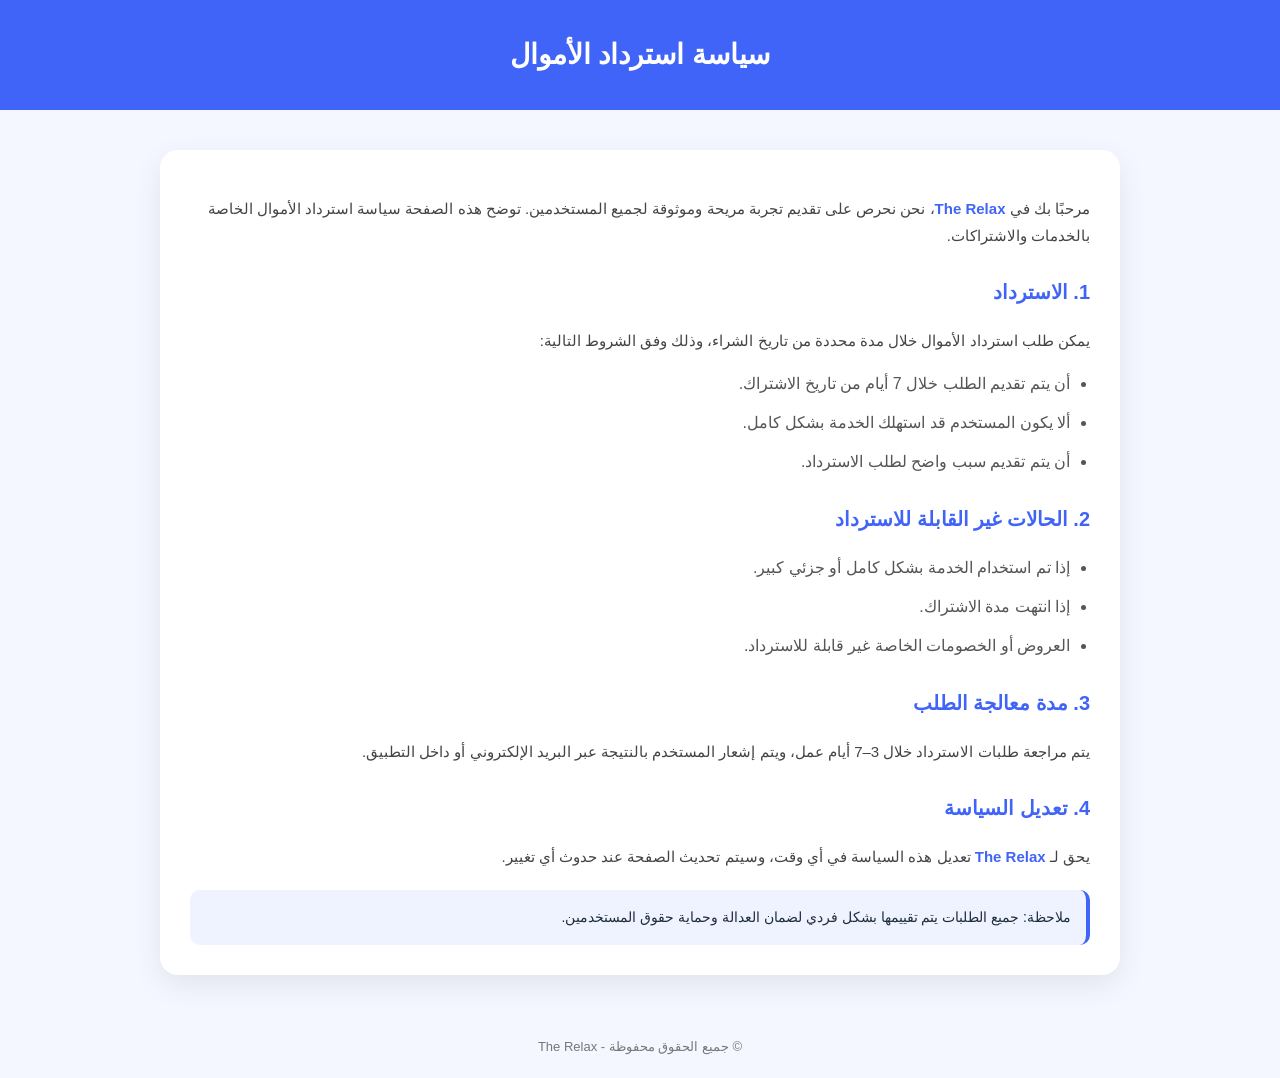
<file: سياسة استرداد الاموال.html>
<!DOCTYPE html>
<html lang="ar" dir="rtl">
<head>
  <meta charset="UTF-8">
  <meta name="viewport" content="width=device-width, initial-scale=1.0">
  <title>سياسة استرداد الأموال - The Relax</title>

  <style>
    body{
      margin:0;
      font-family:'Cairo', sans-serif;
      background:#f4f7ff;
      color:#1f2d3d;
      line-height:1.8;
    }

    header{
      background:#4064f7;
      color:#fff;
      padding:30px 20px;
      text-align:center;
    }

    header h1{
      margin:0;
      font-size:28px;
      font-weight:800;
    }

    .container{
      max-width:900px;
      margin:40px auto;
      background:#fff;
      padding:30px;
      border-radius:18px;
      box-shadow:0 10px 30px rgba(0,0,0,0.08);
    }

    h2{
      color:#4064f7;
      margin-top:25px;
      font-size:20px;
    }

    p{
      font-size:15px;
      color:#444;
    }

    ul{
      padding-right:20px;
    }

    ul li{
      margin-bottom:10px;
      color:#555;
    }

    .note{
      background:#eef3ff;
      border-right:4px solid #4064f7;
      padding:15px;
      border-radius:10px;
      margin-top:20px;
      font-size:14px;
    }

    footer{
      text-align:center;
      padding:20px;
      font-size:13px;
      color:#777;
    }

    .brand{
      color:#4064f7;
      font-weight:700;
    }
  </style>
</head>

<body>

<header>
  <h1>سياسة استرداد الأموال</h1>
</header>

<div class="container">

  <p>
    مرحبًا بك في <span class="brand">The Relax</span>، نحن نحرص على تقديم تجربة مريحة وموثوقة لجميع المستخدمين.
    توضح هذه الصفحة سياسة استرداد الأموال الخاصة بالخدمات والاشتراكات.
  </p>

  <h2>1. الاسترداد</h2>
  <p>
    يمكن طلب استرداد الأموال خلال مدة محددة من تاريخ الشراء، وذلك وفق الشروط التالية:
  </p>
  <ul>
    <li>أن يتم تقديم الطلب خلال 7 أيام من تاريخ الاشتراك.</li>
    <li>ألا يكون المستخدم قد استهلك الخدمة بشكل كامل.</li>
    <li>أن يتم تقديم سبب واضح لطلب الاسترداد.</li>
  </ul>

  <h2>2. الحالات غير القابلة للاسترداد</h2>
  <ul>
    <li>إذا تم استخدام الخدمة بشكل كامل أو جزئي كبير.</li>
    <li>إذا انتهت مدة الاشتراك.</li>
    <li>العروض أو الخصومات الخاصة غير قابلة للاسترداد.</li>
  </ul>

  <h2>3. مدة معالجة الطلب</h2>
  <p>
    يتم مراجعة طلبات الاسترداد خلال 3–7 أيام عمل، ويتم إشعار المستخدم بالنتيجة عبر البريد الإلكتروني أو داخل التطبيق.
  </p>

  <h2>4. تعديل السياسة</h2>
  <p>
    يحق لـ <span class="brand">The Relax</span> تعديل هذه السياسة في أي وقت، وسيتم تحديث الصفحة عند حدوث أي تغيير.
  </p>

  <div class="note">
    ملاحظة: جميع الطلبات يتم تقييمها بشكل فردي لضمان العدالة وحماية حقوق المستخدمين.
  </div>

</div>

<footer>
  © جميع الحقوق محفوظة - The Relax
</footer>

</body>
</html>
</file>
